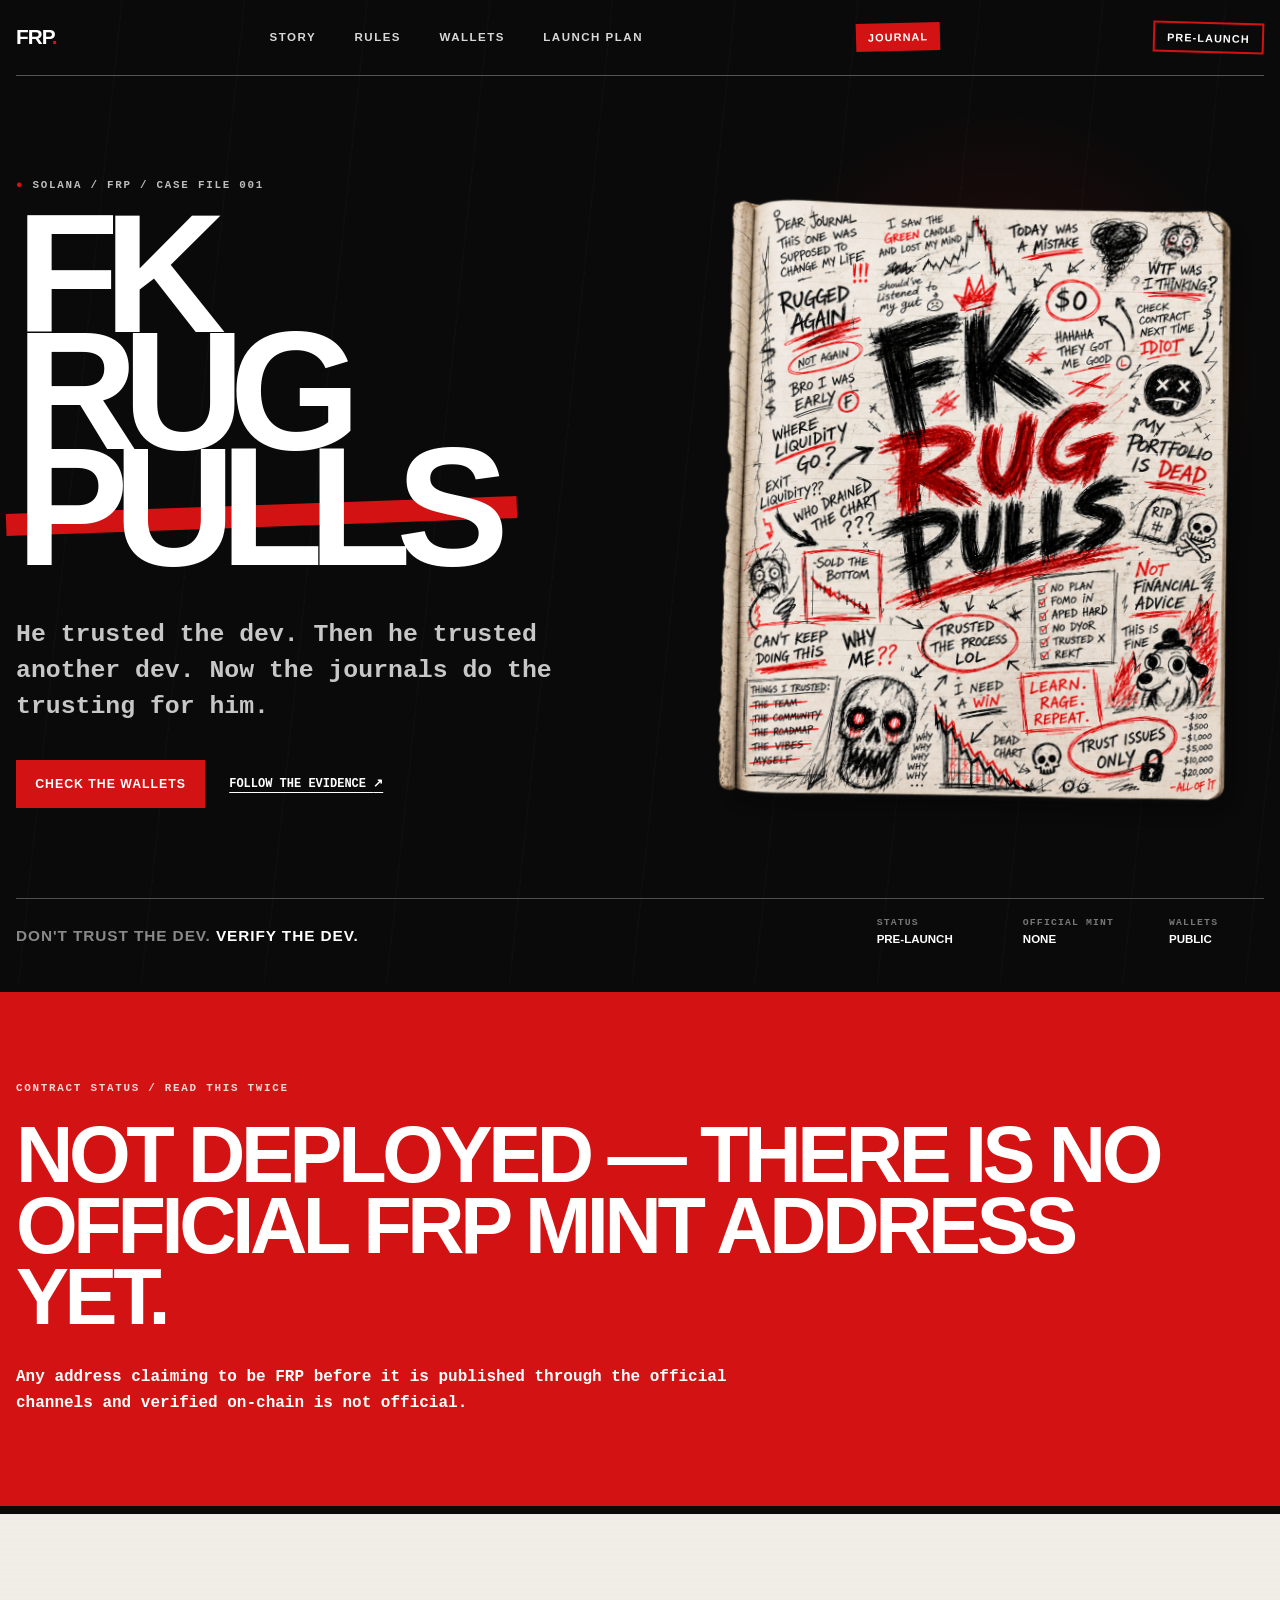
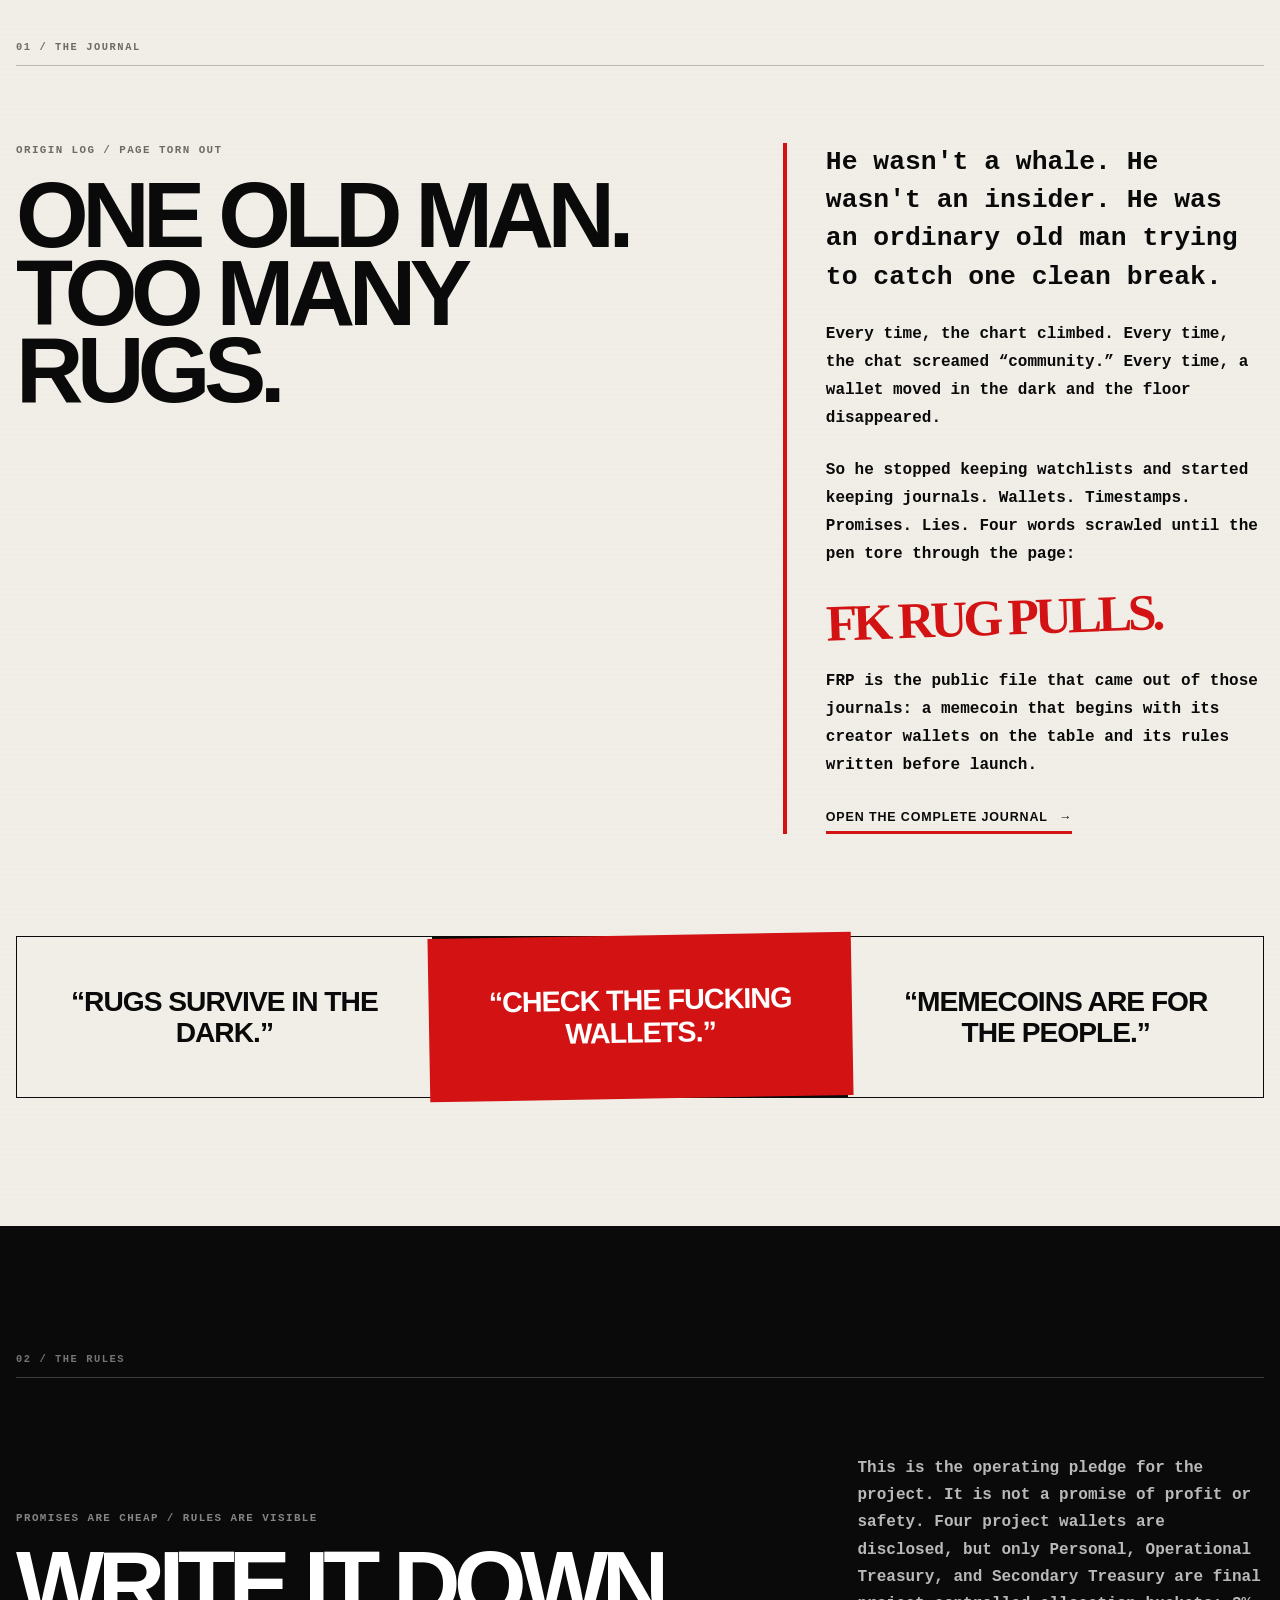
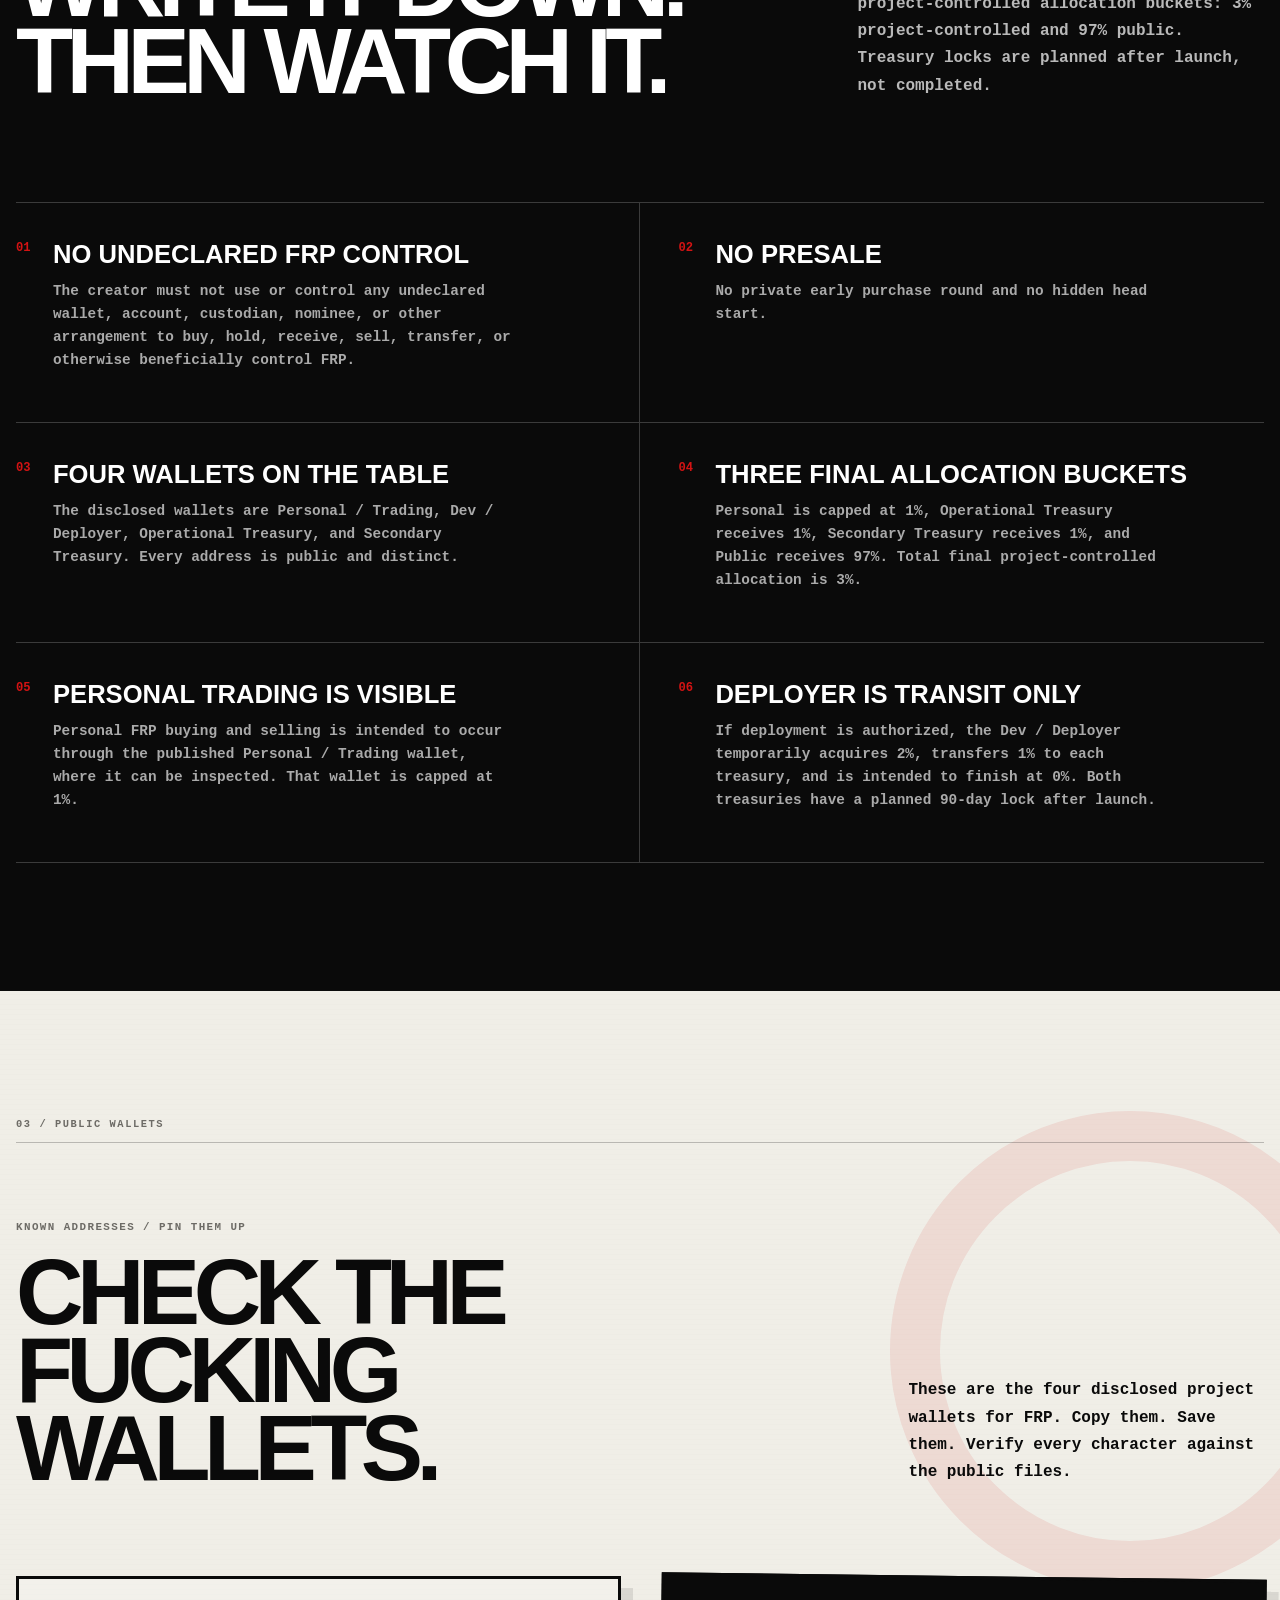
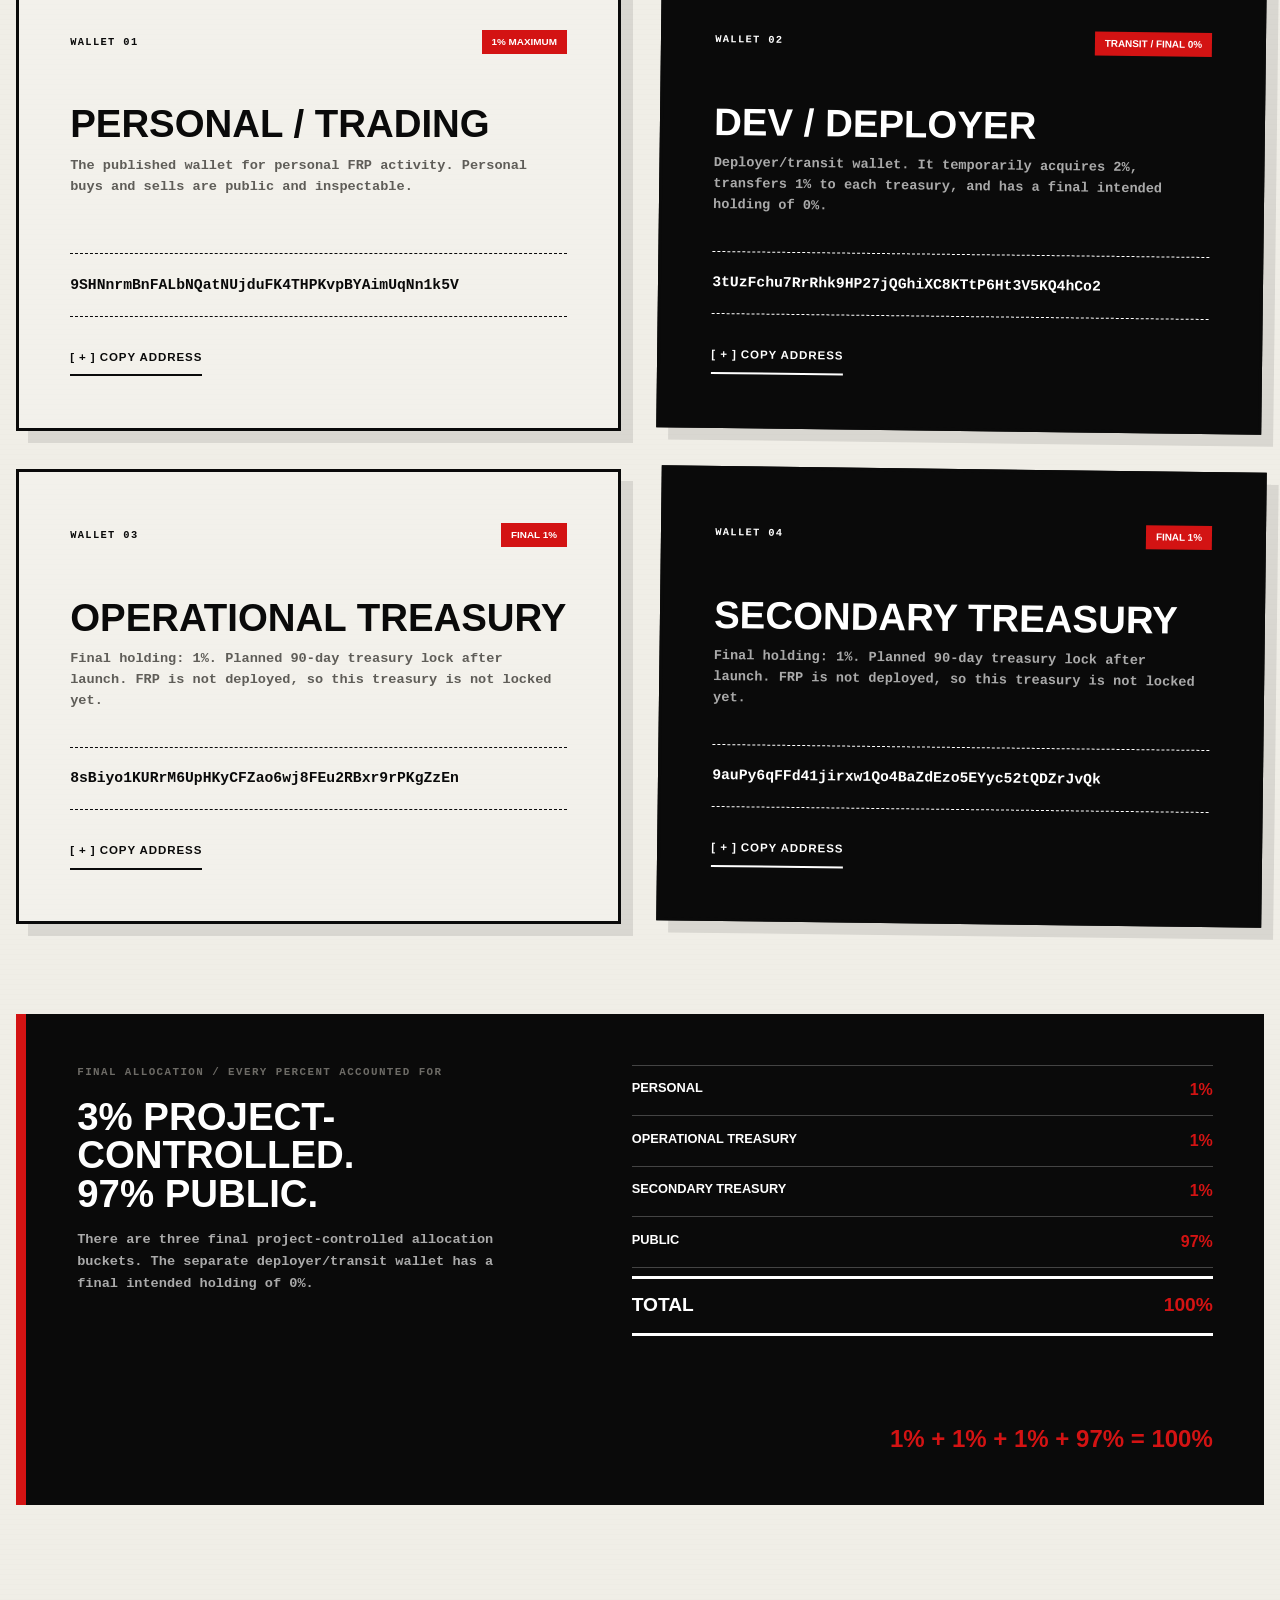
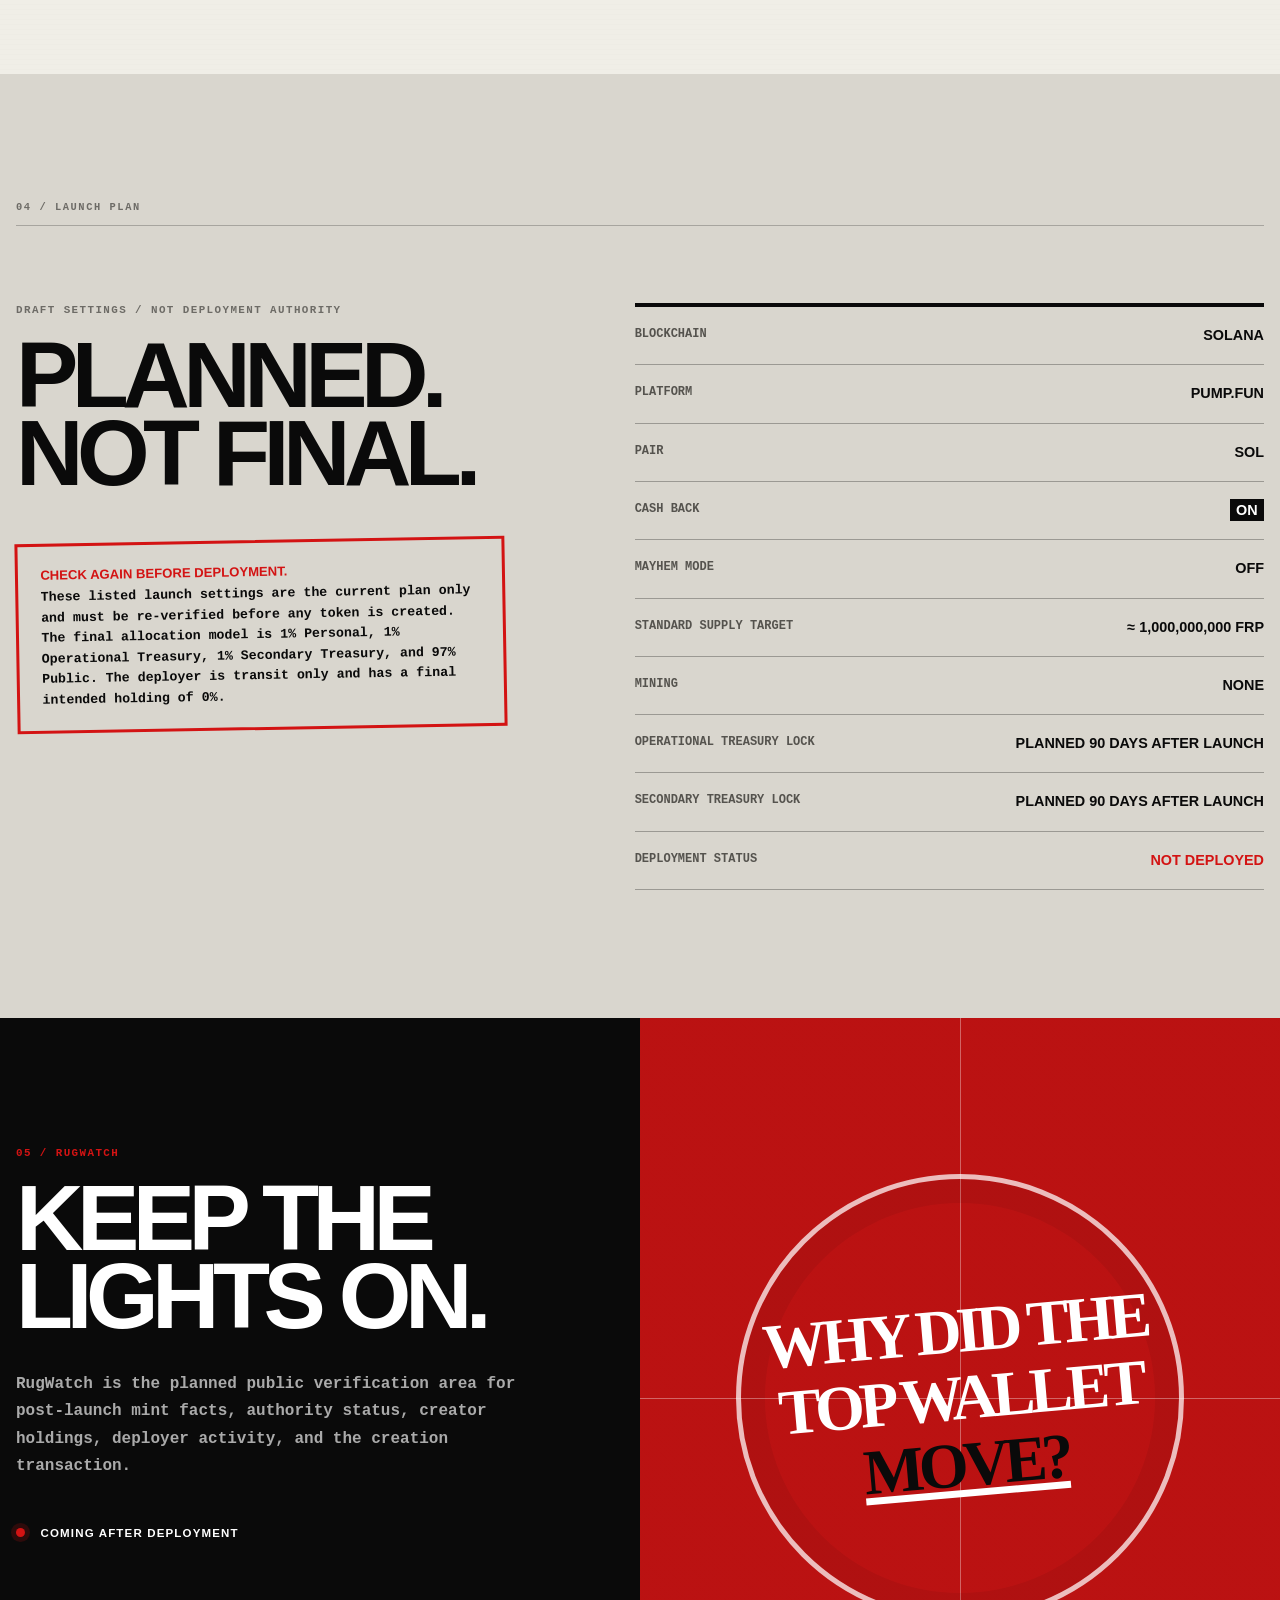
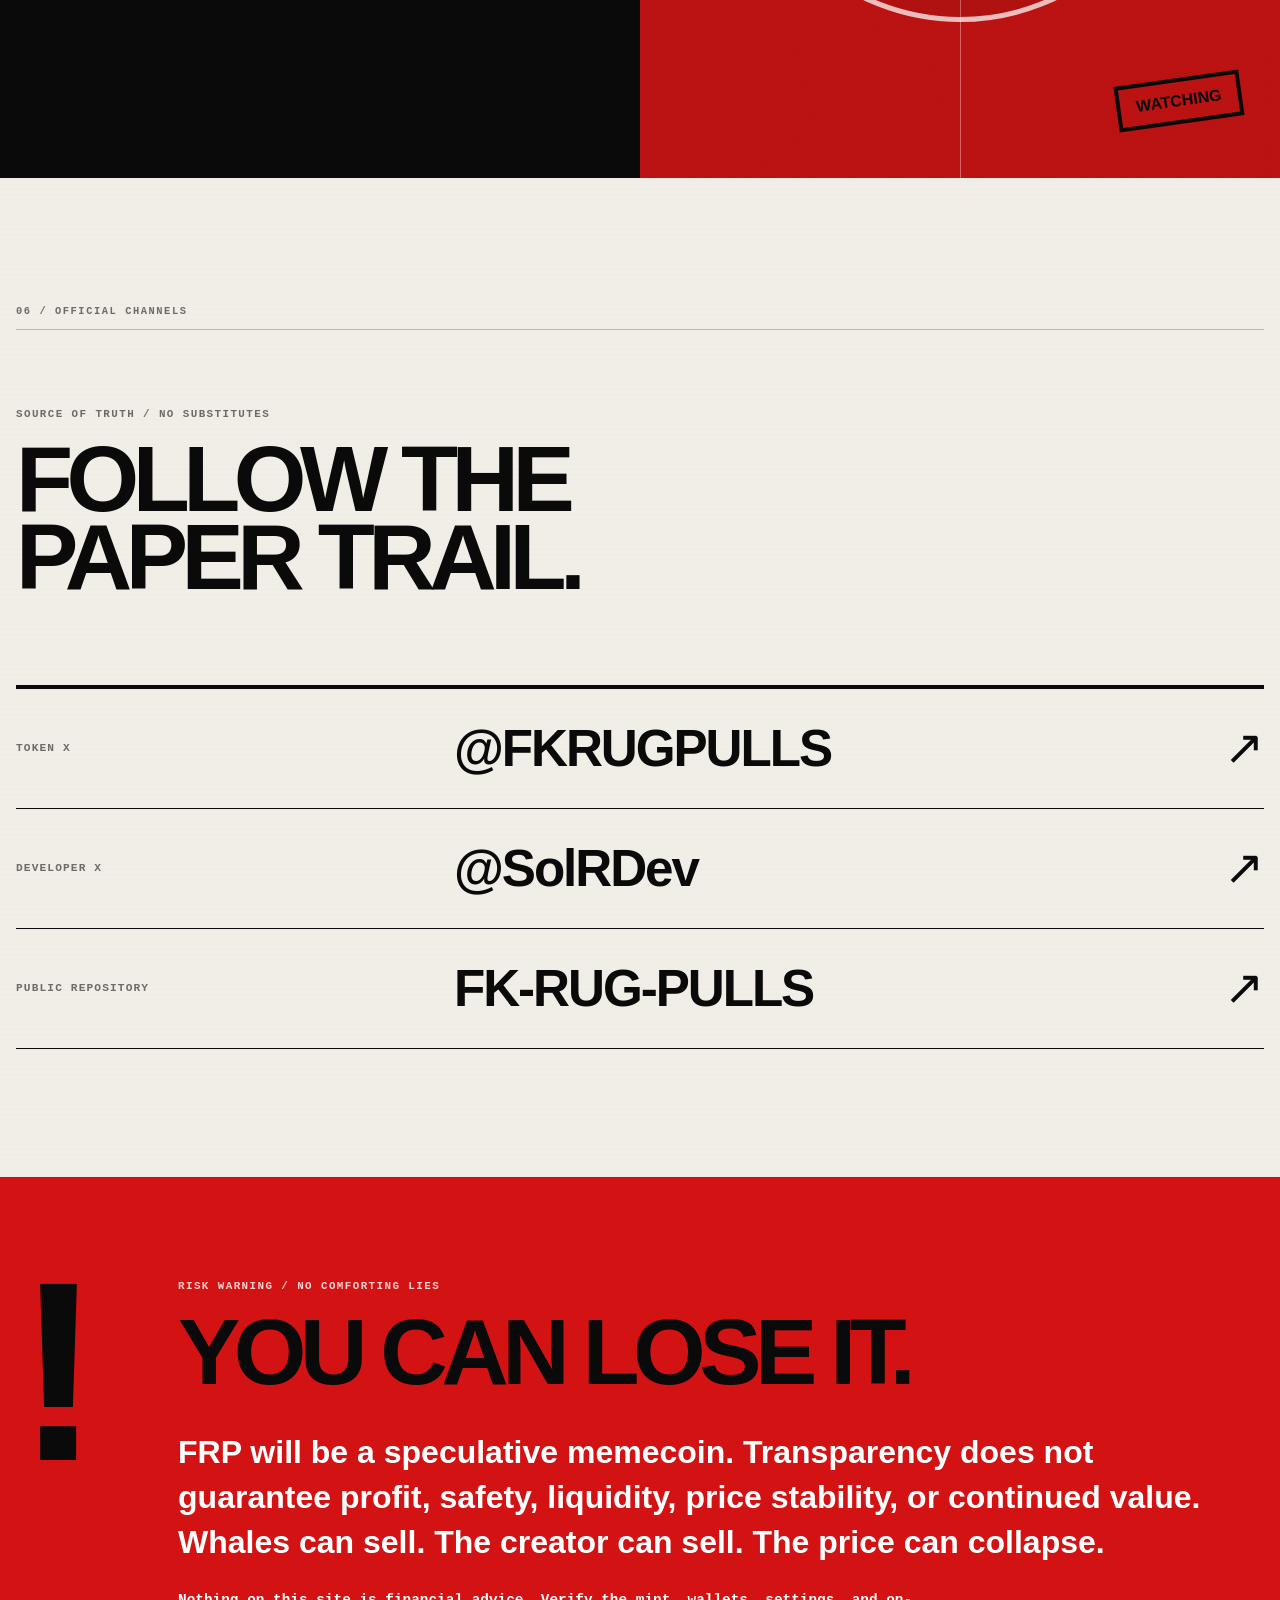
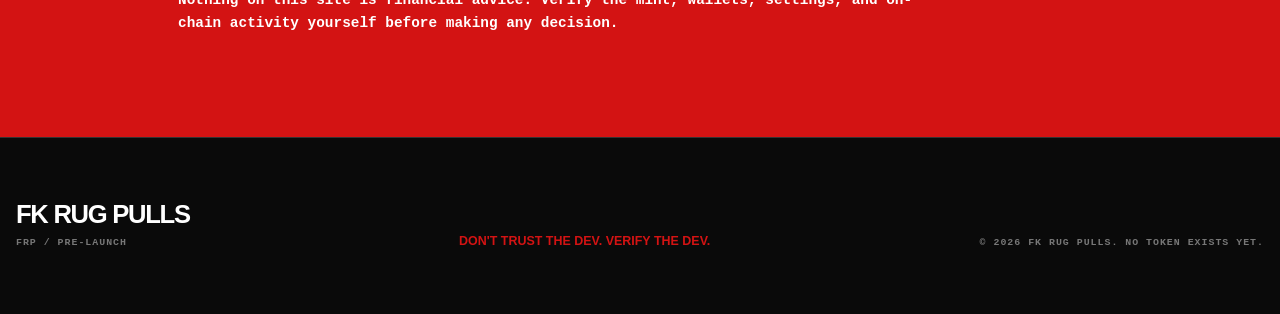
<file: index.html>
<!doctype html>
<html lang="en">
<head>
  <meta charset="utf-8">
  <meta name="viewport" content="width=device-width, initial-scale=1">
  <meta name="theme-color" content="#0a0a0a">
  <meta name="description" content="FK RUG PULLS (FRP) is a pre-launch Solana memecoin project built around public wallets, visible rules, and relentless verification.">
  <meta property="og:type" content="website">
  <meta property="og:title" content="FK RUG PULLS — FRP Pre-Launch">
  <meta property="og:description" content="Don't trust the dev. Verify the dev. No official FRP mint exists yet.">
  <meta property="og:image" content="https://solrekamdev-hash.github.io/FK-RUG-PULLS/assets/og-preview.png">
  <meta property="og:image:width" content="1200">
  <meta property="og:image:height" content="630">
  <meta property="og:image:alt" content="Torn journal paper reading FK RUG PULLS — FRP / PRE-LAUNCH / VERIFY THE DEV.">
  <meta name="twitter:card" content="summary_large_image">
  <meta name="twitter:title" content="FK RUG PULLS — FRP Pre-Launch">
  <meta name="twitter:description" content="Don't trust the dev. Verify the dev. No official FRP mint exists yet.">
  <meta name="twitter:image" content="https://solrekamdev-hash.github.io/FK-RUG-PULLS/assets/og-preview.png">
  <title>FK RUG PULLS — FRP Pre-Launch</title>
  <link rel="icon" type="image/png" href="assets/FKRUGPULLS-TOKEN-LOGO.png">
  <link rel="stylesheet" href="styles.css">
</head>
<body>
  <a class="skip-link" href="#main">Skip to main content</a>

  <header class="site-header">
    <a class="wordmark" href="#top" aria-label="FK RUG PULLS home">FRP<span class="red-dot">.</span></a>
    <nav class="desktop-nav" aria-label="Primary navigation">
      <a href="#story">Story</a>
      <a href="#rules">Rules</a>
      <a href="#wallets">Wallets</a>
      <a href="#launch">Launch plan</a>
    </nav>
    <a class="journal-nav-cta" href="journal/index.html">Journal</a>
    <a class="status-stamp" href="#contract">Pre-launch</a>
  </header>

  <main id="main">
    <section class="hero" id="top" aria-labelledby="hero-title">
      <div class="hero-grid">
        <div class="hero-copy">
          <p class="eyebrow"><span aria-hidden="true">●</span> Solana / FRP / case file 001</p>
          <h1 id="hero-title"><span>FK</span> <span>RUG</span> <span class="slash-word">PULLS</span></h1>
          <p class="hero-deck">He trusted the dev. Then he trusted another dev. Now the journals do the trusting for him.</p>
          <div class="hero-actions">
            <a class="button button-primary" href="#wallets">Check the wallets</a>
            <a class="text-link" href="https://x.com/FKRUGPULLS" target="_blank" rel="noopener noreferrer">Follow the evidence <span aria-hidden="true">↗</span></a>
          </div>
        </div>

        <aside class="evidence-board" aria-label="FRP journal evidence">
          <img src="assets/FKRUGPULLS-WEB-IMAGE.png" alt="Open journal filled with frantic black and red anti-rug notes surrounding the words FK RUG PULLS" width="1214" height="1295" fetchpriority="high">
        </aside>
      </div>

      <div class="hero-footer">
        <p class="hero-mantra">DON'T TRUST THE DEV. <strong>VERIFY THE DEV.</strong></p>
        <dl class="quick-facts">
          <div><dt>Status</dt><dd>Pre-launch</dd></div>
          <div><dt>Official mint</dt><dd>None</dd></div>
          <div><dt>Wallets</dt><dd>Public</dd></div>
        </dl>
      </div>
    </section>

    <section class="contract-alert" id="contract" aria-labelledby="contract-title">
      <p class="alert-label">Contract status / read this twice</p>
      <h2 id="contract-title">NOT DEPLOYED — THERE IS NO OFFICIAL FRP MINT ADDRESS YET.</h2>
      <p>Any address claiming to be FRP before it is published through the official channels and verified on-chain is not official.</p>
    </section>

    <section class="section story-section" id="story" aria-labelledby="story-title">
      <div class="section-index" aria-hidden="true">01 / THE JOURNAL</div>
      <div class="story-grid">
        <div class="section-heading">
          <p class="kicker">Origin log / page torn out</p>
          <h2 id="story-title">ONE OLD MAN.<br>TOO MANY RUGS.</h2>
        </div>
        <div class="story-copy">
          <p class="lead">He wasn't a whale. He wasn't an insider. He was an ordinary old man trying to catch one clean break.</p>
          <p>Every time, the chart climbed. Every time, the chat screamed “community.” Every time, a wallet moved in the dark and the floor disappeared.</p>
          <p>So he stopped keeping watchlists and started keeping journals. Wallets. Timestamps. Promises. Lies. Four words scrawled until the pen tore through the page:</p>
          <p class="handwritten-callout">FK RUG PULLS.</p>
          <p>FRP is the public file that came out of those journals: a memecoin that begins with its creator wallets on the table and its rules written before launch.</p>
          <a class="journal-inline-link" href="journal/index.html">Open the complete journal <span aria-hidden="true">→</span></a>
        </div>
      </div>

      <div class="quote-strip" aria-label="Journal notes">
        <p>“RUGS SURVIVE IN THE DARK.”</p>
        <p>“CHECK THE FUCKING WALLETS.”</p>
        <p>“MEMECOINS ARE FOR THE PEOPLE.”</p>
      </div>
    </section>

    <section class="section rules-section" id="rules" aria-labelledby="rules-title">
      <div class="section-index section-index-light" aria-hidden="true">02 / THE RULES</div>
      <div class="rules-intro">
        <div class="section-heading section-heading-light">
          <p class="kicker">Promises are cheap / rules are visible</p>
          <h2 id="rules-title">WRITE IT DOWN.<br>THEN WATCH IT.</h2>
        </div>
        <p class="rules-deck">This is the operating pledge for the project. It is not a promise of profit or safety. Four project wallets are disclosed, but only Personal, Operational Treasury, and Secondary Treasury are final project-controlled allocation buckets: 3% project-controlled and 97% public. Treasury locks are planned after launch, not completed.</p>
      </div>

      <ol class="rule-list">
        <li><span class="rule-number">01</span><div><h3>No undeclared FRP control</h3><p>The creator must not use or control any undeclared wallet, account, custodian, nominee, or other arrangement to buy, hold, receive, sell, transfer, or otherwise beneficially control FRP.</p></div></li>
        <li><span class="rule-number">02</span><div><h3>No presale</h3><p>No private early purchase round and no hidden head start.</p></div></li>
        <li><span class="rule-number">03</span><div><h3>Four wallets on the table</h3><p>The disclosed wallets are Personal / Trading, Dev / Deployer, Operational Treasury, and Secondary Treasury. Every address is public and distinct.</p></div></li>
        <li><span class="rule-number">04</span><div><h3>Three final allocation buckets</h3><p>Personal is capped at 1%, Operational Treasury receives 1%, Secondary Treasury receives 1%, and Public receives 97%. Total final project-controlled allocation is 3%.</p></div></li>
        <li><span class="rule-number">05</span><div><h3>Personal trading is visible</h3><p>Personal FRP buying and selling is intended to occur through the published Personal / Trading wallet, where it can be inspected. That wallet is capped at 1%.</p></div></li>
        <li><span class="rule-number">06</span><div><h3>Deployer is transit only</h3><p>If deployment is authorized, the Dev / Deployer temporarily acquires 2%, transfers 1% to each treasury, and is intended to finish at 0%. Both treasuries have a planned 90-day lock after launch.</p></div></li>
      </ol>
    </section>

    <section class="section wallets-section" id="wallets" aria-labelledby="wallets-title">
      <div class="section-index" aria-hidden="true">03 / PUBLIC WALLETS</div>
      <div class="wallets-head">
        <div class="section-heading">
          <p class="kicker">Known addresses / pin them up</p>
          <h2 id="wallets-title">CHECK THE<br>FUCKING WALLETS.</h2>
        </div>
        <p>These are the four disclosed project wallets for FRP. Copy them. Save them. Verify every character against the public files.</p>
      </div>

      <div class="wallet-grid">
        <article class="wallet-card">
          <div class="wallet-card-top">
            <span class="wallet-label">Wallet 01</span>
            <span class="permission-tag">1% maximum</span>
          </div>
          <h3>Personal / Trading</h3>
          <p>The published wallet for personal FRP activity. Personal buys and sells are public and inspectable.</p>
          <code class="wallet-address">9SHNnrmBnFALbNQatNUjduFK4THPKvpBYAimUqNn1k5V</code>
          <button class="copy-button" type="button" data-copy="9SHNnrmBnFALbNQatNUjduFK4THPKvpBYAimUqNn1k5V" aria-label="Copy personal trading wallet address">
            <span aria-hidden="true">[ + ]</span> Copy address
          </button>
        </article>

        <article class="wallet-card wallet-card-invert">
          <div class="wallet-card-top">
            <span class="wallet-label">Wallet 02</span>
            <span class="permission-tag">Transit / final 0%</span>
          </div>
          <h3>Dev / Deployer</h3>
          <p>Deployer/transit wallet. It temporarily acquires 2%, transfers 1% to each treasury, and has a final intended holding of 0%.</p>
          <code class="wallet-address">3tUzFchu7RrRhk9HP27jQGhiXC8KTtP6Ht3V5KQ4hCo2</code>
          <button class="copy-button copy-button-light" type="button" data-copy="3tUzFchu7RrRhk9HP27jQGhiXC8KTtP6Ht3V5KQ4hCo2" aria-label="Copy dev deployer wallet address">
            <span aria-hidden="true">[ + ]</span> Copy address
          </button>
        </article>

        <article class="wallet-card">
          <div class="wallet-card-top">
            <span class="wallet-label">Wallet 03</span>
            <span class="permission-tag">Final 1%</span>
          </div>
          <h3>Operational Treasury</h3>
          <p>Final holding: 1%. Planned 90-day treasury lock after launch. FRP is not deployed, so this treasury is not locked yet.</p>
          <code class="wallet-address">8sBiyo1KURrM6UpHKyCFZao6wj8FEu2RBxr9rPKgZzEn</code>
          <button class="copy-button" type="button" data-copy="8sBiyo1KURrM6UpHKyCFZao6wj8FEu2RBxr9rPKgZzEn" aria-label="Copy operational treasury wallet address">
            <span aria-hidden="true">[ + ]</span> Copy address
          </button>
        </article>

        <article class="wallet-card wallet-card-invert">
          <div class="wallet-card-top">
            <span class="wallet-label">Wallet 04</span>
            <span class="permission-tag">Final 1%</span>
          </div>
          <h3>Secondary Treasury</h3>
          <p>Final holding: 1%. Planned 90-day treasury lock after launch. FRP is not deployed, so this treasury is not locked yet.</p>
          <code class="wallet-address">9auPy6qFFd41jirxw1Qo4BaZdEzo5EYyc52tQDZrJvQk</code>
          <button class="copy-button copy-button-light" type="button" data-copy="9auPy6qFFd41jirxw1Qo4BaZdEzo5EYyc52tQDZrJvQk" aria-label="Copy secondary treasury wallet address">
            <span aria-hidden="true">[ + ]</span> Copy address
          </button>
        </article>
      </div>

      <div class="allocation-disclosure" aria-labelledby="allocation-title">
        <div class="allocation-heading">
          <p class="kicker">Final allocation / every percent accounted for</p>
          <h3 id="allocation-title">3% PROJECT-CONTROLLED.<br>97% PUBLIC.</h3>
          <p>There are three final project-controlled allocation buckets. The separate deployer/transit wallet has a final intended holding of 0%.</p>
        </div>
        <dl class="allocation-list">
          <div><dt>Personal</dt><dd>1%</dd></div>
          <div><dt>Operational Treasury</dt><dd>1%</dd></div>
          <div><dt>Secondary Treasury</dt><dd>1%</dd></div>
          <div><dt>Public</dt><dd>97%</dd></div>
          <div class="allocation-total"><dt>Total</dt><dd>100%</dd></div>
        </dl>
        <p class="allocation-equation">1% + 1% + 1% + 97% = 100%</p>
      </div>
      <p class="copy-status" role="status" aria-live="polite"></p>
    </section>

    <section class="section launch-section" id="launch" aria-labelledby="launch-title">
      <div class="section-index" aria-hidden="true">04 / LAUNCH PLAN</div>
      <div class="launch-grid">
        <div class="section-heading">
          <p class="kicker">Draft settings / not deployment authority</p>
          <h2 id="launch-title">PLANNED.<br>NOT FINAL.</h2>
          <div class="warning-note">
            <strong>Check again before deployment.</strong>
            These listed launch settings are the current plan only and must be re-verified before any token is created. The final allocation model is 1% Personal, 1% Operational Treasury, 1% Secondary Treasury, and 97% Public. The deployer is transit only and has a final intended holding of 0%.
          </div>
        </div>
        <dl class="settings-list">
          <div><dt>Blockchain</dt><dd>Solana</dd></div>
          <div><dt>Platform</dt><dd>Pump.fun</dd></div>
          <div><dt>Pair</dt><dd>SOL</dd></div>
          <div><dt>Cash Back</dt><dd><span class="setting-on">On</span></dd></div>
          <div><dt>Mayhem Mode</dt><dd>Off</dd></div>
          <div><dt>Standard supply target</dt><dd>≈ 1,000,000,000 FRP</dd></div>
          <div><dt>Mining</dt><dd>None</dd></div>
          <div><dt>Operational Treasury lock</dt><dd>Planned 90 days after launch</dd></div>
          <div><dt>Secondary Treasury lock</dt><dd>Planned 90 days after launch</dd></div>
          <div><dt>Deployment status</dt><dd class="status-red">Not deployed</dd></div>
        </dl>
      </div>
    </section>

    <section class="watch-section" aria-labelledby="watch-title">
      <div class="watch-copy">
        <p class="kicker kicker-red">05 / RUGWATCH</p>
        <h2 id="watch-title">KEEP THE<br>LIGHTS ON.</h2>
        <p>RugWatch is the planned public verification area for post-launch mint facts, authority status, creator holdings, deployer activity, and the creation transaction.</p>
        <p class="coming-soon"><span aria-hidden="true"></span> Coming after deployment</p>
      </div>
      <div class="watch-visual" aria-hidden="true">
        <span class="crosshair"></span>
        <p>WHY DID THE<br>TOP WALLET<br><strong>MOVE?</strong></p>
        <span class="watch-stamp">Watching</span>
      </div>
    </section>

    <section class="section links-section" id="links" aria-labelledby="links-title">
      <div class="section-index" aria-hidden="true">06 / OFFICIAL CHANNELS</div>
      <div class="section-heading">
        <p class="kicker">Source of truth / no substitutes</p>
        <h2 id="links-title">FOLLOW THE<br>PAPER TRAIL.</h2>
      </div>
      <div class="official-links">
        <a href="https://x.com/FKRUGPULLS" target="_blank" rel="noopener noreferrer"><span>Token X</span><strong>@FKRUGPULLS</strong><b aria-hidden="true">↗</b></a>
        <a href="https://x.com/SolRDev" target="_blank" rel="noopener noreferrer"><span>Developer X</span><strong>@SolRDev</strong><b aria-hidden="true">↗</b></a>
        <a href="https://github.com/solrekamdev-hash/FK-RUG-PULLS" target="_blank" rel="noopener noreferrer"><span>Public repository</span><strong>FK-RUG-PULLS</strong><b aria-hidden="true">↗</b></a>
      </div>
    </section>

    <section class="risk-section" id="risk" aria-labelledby="risk-title">
      <div class="risk-mark" aria-hidden="true">!</div>
      <div>
        <p class="kicker">Risk warning / no comforting lies</p>
        <h2 id="risk-title">YOU CAN LOSE IT.</h2>
        <p>FRP will be a speculative memecoin. Transparency does not guarantee profit, safety, liquidity, price stability, or continued value. Whales can sell. The creator can sell. The price can collapse.</p>
        <p class="risk-note">Nothing on this site is financial advice. Verify the mint, wallets, settings, and on-chain activity yourself before making any decision.</p>
      </div>
    </section>
  </main>

  <footer class="site-footer">
    <div class="footer-brand">
      <strong>FK RUG PULLS</strong>
      <span>FRP / PRE-LAUNCH</span>
    </div>
    <p>DON'T TRUST THE DEV. VERIFY THE DEV.</p>
    <p class="footer-meta">© <span id="year">2026</span> FK RUG PULLS. No token exists yet.</p>
  </footer>

  <script src="script.js"></script>
</body>
</html>
</file>
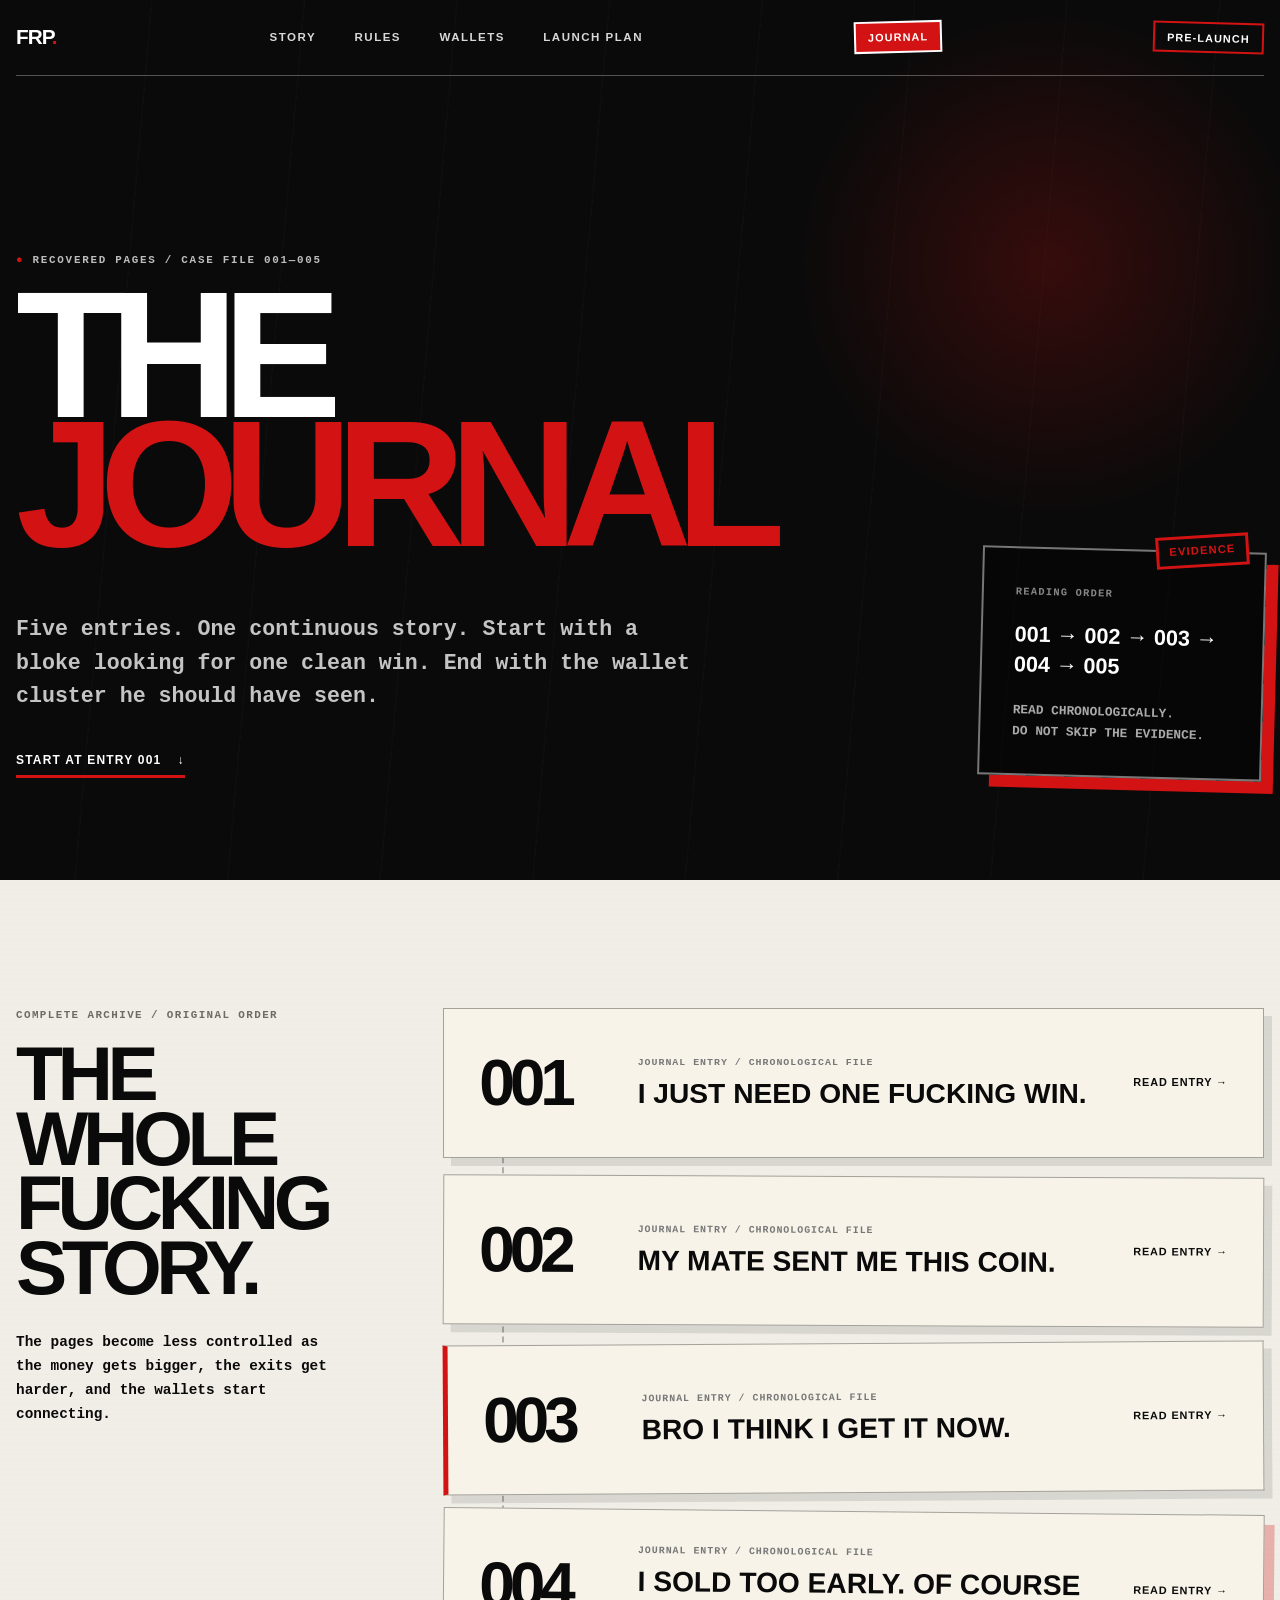
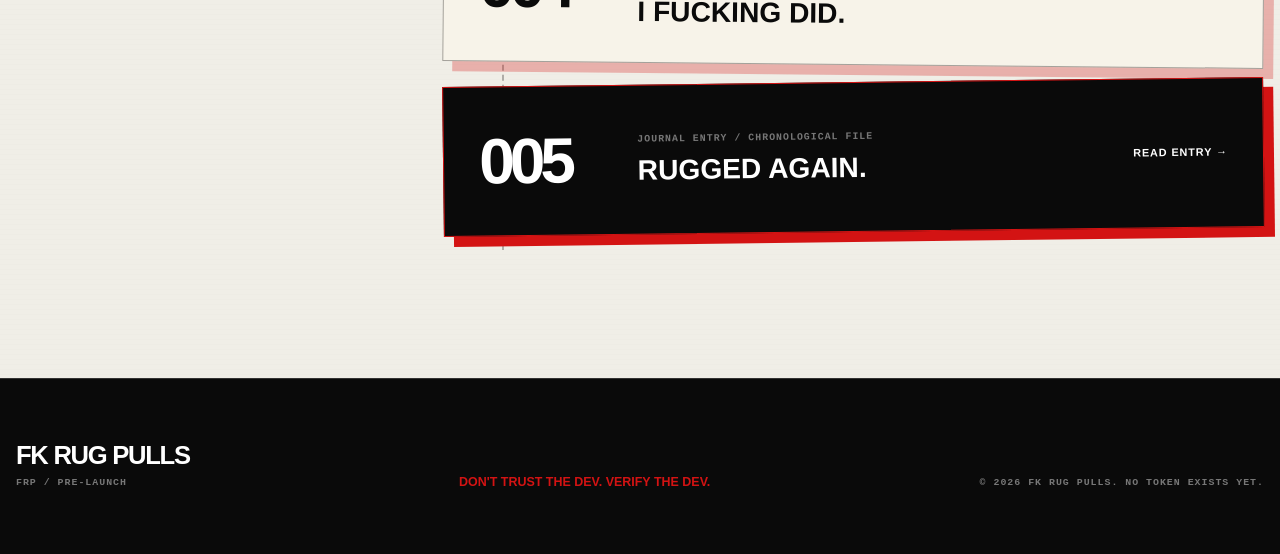
<file: journal/index.html>
<!doctype html>
<html lang="en">
<head>
  <meta charset="utf-8">
  <meta name="viewport" content="width=device-width, initial-scale=1">
  <meta name="theme-color" content="#0a0a0a">
  <meta name="description" content="Read the five-part FK RUG PULLS journal: one continuous story from the first trade to the final rug.">
  <title>The Journal &mdash; FK RUG PULLS</title>
  <link rel="icon" type="image/png" href="../assets/FKRUGPULLS-TOKEN-LOGO.png">
  <link rel="stylesheet" href="../styles.css">
  <link rel="stylesheet" href="journal.css">
</head>
<body class="journal-body journal-index-body">
  <a class="skip-link" href="#main">Skip to main content</a>

  <header class="site-header journal-header">
    <a class="wordmark" href="../index.html" aria-label="FK RUG PULLS home">FRP<span class="red-dot">.</span></a>
    <nav class="desktop-nav" aria-label="Primary navigation">
      <a href="../index.html#story">Story</a>
      <a href="../index.html#rules">Rules</a>
      <a href="../index.html#wallets">Wallets</a>
      <a href="../index.html#launch">Launch plan</a>
    </nav>
    <a class="journal-nav-cta" href="index.html" aria-current="page">Journal</a>
    <a class="status-stamp" href="../index.html#contract">Pre-launch</a>
  </header>

  <main id="main">
    <section class="journal-hero" aria-labelledby="journal-title">
      <div class="journal-hero-copy">
        <p class="eyebrow"><span aria-hidden="true">&#9679;</span> Recovered pages / case file 001&mdash;005</p>
        <h1 class="journal-title" id="journal-title"><span>THE</span><span>JOURNAL</span></h1>
        <p class="journal-deck">Five entries. One continuous story. Start with a bloke looking for one clean win. End with the wallet cluster he should have seen.</p>
        <a class="start-reading" href="001/index.html">Start at entry 001 <span aria-hidden="true">&darr;</span></a>
      </div>
      <aside class="journal-cover-note" aria-label="Reading order">
        <span>Reading order</span>
        <strong>001 &rarr; 002 &rarr; 003 &rarr; 004 &rarr; 005</strong>
        <p>Read chronologically.<br>Do not skip the evidence.</p>
      </aside>
    </section>

    <section class="journal-archive" aria-labelledby="archive-title">
      <div class="archive-heading">
        <p class="kicker">Complete archive / original order</p>
        <h2 id="archive-title">THE WHOLE<br>FUCKING STORY.</h2>
        <p>The pages become less controlled as the money gets bigger, the exits get harder, and the wallets start connecting.</p>
      </div>
      <ol class="journal-ledger">
        <li>
          <a href="001/index.html">
            <span class="ledger-number">001</span>
            <span class="ledger-copy"><small>Journal entry / chronological file</small><strong>I JUST NEED ONE FUCKING WIN.</strong></span>
            <span class="ledger-action">Read entry <b aria-hidden="true">&rarr;</b></span>
          </a>
        </li>        <li>
          <a href="002/index.html">
            <span class="ledger-number">002</span>
            <span class="ledger-copy"><small>Journal entry / chronological file</small><strong>MY MATE SENT ME THIS COIN.</strong></span>
            <span class="ledger-action">Read entry <b aria-hidden="true">&rarr;</b></span>
          </a>
        </li>        <li>
          <a href="003/index.html">
            <span class="ledger-number">003</span>
            <span class="ledger-copy"><small>Journal entry / chronological file</small><strong>BRO I THINK I GET IT NOW.</strong></span>
            <span class="ledger-action">Read entry <b aria-hidden="true">&rarr;</b></span>
          </a>
        </li>        <li>
          <a href="004/index.html">
            <span class="ledger-number">004</span>
            <span class="ledger-copy"><small>Journal entry / chronological file</small><strong>I SOLD TOO EARLY. OF COURSE I FUCKING DID.</strong></span>
            <span class="ledger-action">Read entry <b aria-hidden="true">&rarr;</b></span>
          </a>
        </li>        <li>
          <a href="005/index.html">
            <span class="ledger-number">005</span>
            <span class="ledger-copy"><small>Journal entry / chronological file</small><strong>RUGGED AGAIN.</strong></span>
            <span class="ledger-action">Read entry <b aria-hidden="true">&rarr;</b></span>
          </a>
        </li>
      </ol>
    </section>
  </main>

  <footer class="site-footer journal-footer">
    <div class="footer-brand">
      <strong>FK RUG PULLS</strong>
      <span>FRP / PRE-LAUNCH</span>
    </div>
    <p>DON'T TRUST THE DEV. VERIFY THE DEV.</p>
    <p class="footer-meta">&copy; <span id="year">2026</span> FK RUG PULLS. No token exists yet.</p>
  </footer>
  <script src="../script.js"></script>
</body>
</html>
</file>
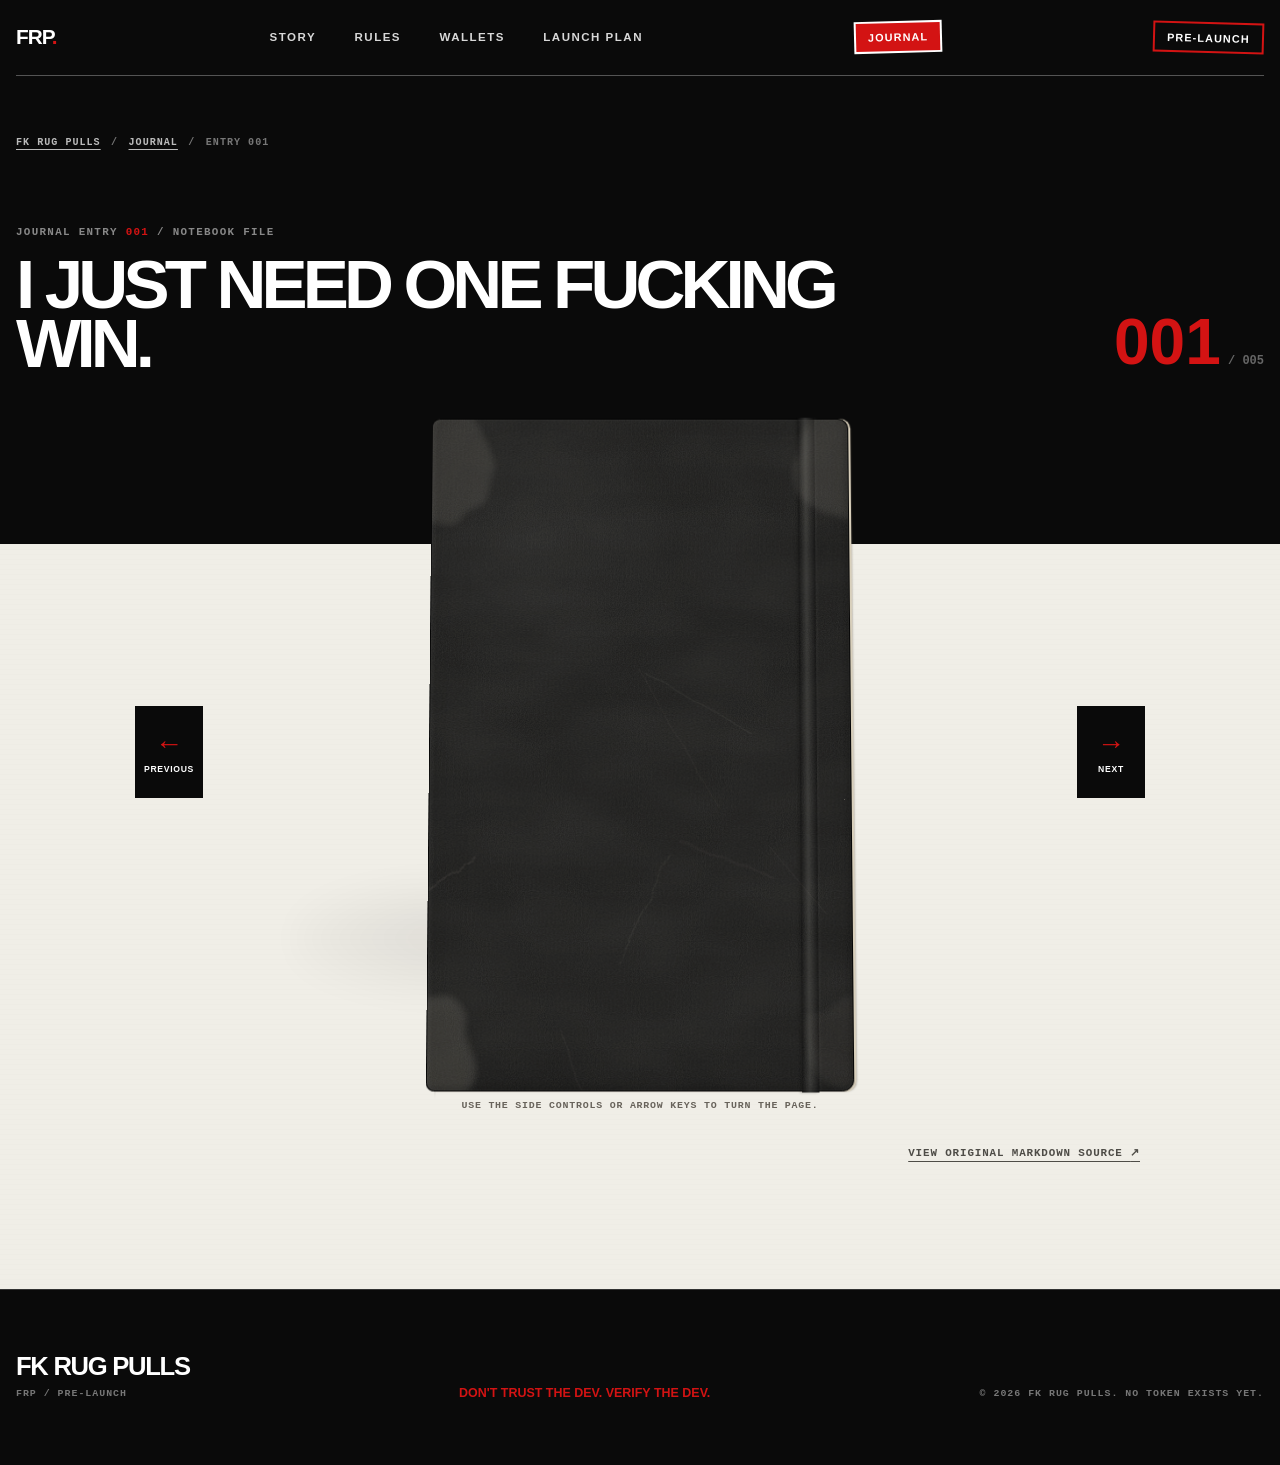
<file: journal/001/index.html>
<!doctype html>
<html lang="en">
<head>
  <meta charset="utf-8">
  <meta name="viewport" content="width=device-width, initial-scale=1">
  <meta name="theme-color" content="#0a0a0a">
  <meta name="description" content="FK RUG PULLS — JOURNAL ENTRY 001: I JUST NEED ONE FUCKING WIN.">
  <title>Entry 001: I JUST NEED ONE FUCKING WIN. &mdash; FK RUG PULLS</title>
  <link rel="icon" type="image/png" href="../../assets/FKRUGPULLS-TOKEN-LOGO.png">
  <link rel="stylesheet" href="../../styles.css">
  <link rel="stylesheet" href="../journal.css">
</head>
<body class="journal-body entry-body entry-001 level-1">
  <a class="skip-link" href="#main">Skip to main content</a>

  <header class="site-header journal-header">
    <a class="wordmark" href="../../index.html" aria-label="FK RUG PULLS home">FRP<span class="red-dot">.</span></a>
    <nav class="desktop-nav" aria-label="Primary navigation">
      <a href="../../index.html#story">Story</a>
      <a href="../../index.html#rules">Rules</a>
      <a href="../../index.html#wallets">Wallets</a>
      <a href="../../index.html#launch">Launch plan</a>
    </nav>
    <a class="journal-nav-cta" href="../index.html" aria-current="page">Journal</a>
    <a class="status-stamp" href="../../index.html#contract">Pre-launch</a>
  </header>

  <main id="main" class="journal-entry-main">
    <nav class="journal-breadcrumb" aria-label="Journal breadcrumb">
      <a href="../../index.html">FK RUG PULLS</a><span aria-hidden="true">/</span><a href="../index.html">JOURNAL</a><span aria-hidden="true">/</span><span>ENTRY 001</span>
    </nav>

    <article class="journal-entry" aria-labelledby="entry-title">
      <header class="entry-heading">
        <div>
          <p class="entry-case-label">Journal entry <strong>001</strong> / notebook file</p>
          <h1 class="entry-title" id="entry-title" data-source-entry-title>I JUST NEED ONE FUCKING WIN.</h1>
        </div>
        <p class="entry-order" aria-label="Entry 1 of 5"><span>001</span> / 005</p>
      </header>

      <section class="journal-image-viewer" data-journal-viewer data-entry-id="001" aria-label="Entry 001 notebook viewer" hidden>
        <span class="journal-page-anchor" id="inside-front" aria-hidden="true"></span>
        <span class="journal-page-anchor" id="content" aria-hidden="true"></span>
        <span class="journal-page-anchor" id="inside-back" aria-hidden="true"></span>
        <span class="journal-page-anchor" id="back-cover" aria-hidden="true"></span>
        <span class="journal-page-anchor" id="page-1" aria-hidden="true"></span>
        <span class="journal-page-anchor" id="page-2" aria-hidden="true"></span>
        <span class="journal-page-anchor" id="page-3" aria-hidden="true"></span>
        <span class="journal-page-anchor" id="page-4" aria-hidden="true"></span>
        <div class="journal-reader">
          <button class="journal-turn journal-turn-previous" type="button" data-journal-previous aria-label="Previous journal page">
            <span class="journal-turn-arrow" aria-hidden="true">&larr;</span>
            <span class="journal-turn-label">Previous</span>
          </button>

          <div class="journal-reader-stage" data-journal-reader-stage>
            <figure class="journal-page-figure" data-journal-book-stage>
              <div class="journal-book" data-journal-book>
                <div class="journal-physical-shadow" data-journal-physical-shadow aria-hidden="true"></div>
                <div class="journal-book-position" data-journal-book-position>
                  <div class="journal-book-rig" data-journal-book-rig>
                    <div class="journal-spine" aria-hidden="true"></div>
                    <div class="journal-mobile-sheet is-blank" data-journal-mobile-page>
                      <img data-journal-mobile-image alt="" decoding="async">
                      <span class="journal-page-loading" aria-hidden="true">Loading page</span>
                    </div>
                    <div class="journal-leaf journal-leaf-left" data-journal-left-leaf>
                      <div class="journal-cover-board" aria-hidden="true"></div>
                      <div class="journal-leaf-face journal-leaf-inside journal-leaf-inside-left">
                        <div class="journal-sheet journal-sheet-left is-blank" data-journal-left-page>
                          <img data-journal-left-image alt="" decoding="async">
                          <span class="journal-page-loading" aria-hidden="true">Loading page</span>
                        </div>
                      </div>
                      <div class="journal-leaf-face journal-closed-cover journal-cover-front" data-journal-closed-cover data-journal-cover-front data-cover-side="front" aria-hidden="true">
                        <img data-journal-cover-image alt="" decoding="async" hidden>
                        <div class="journal-cover-design" data-journal-cover-design aria-hidden="true"></div>
                      </div>
                      <div class="journal-page-edge journal-page-edge-outer" aria-hidden="true"></div>
                      <div class="journal-page-edge journal-page-edge-head" aria-hidden="true"></div>
                      <div class="journal-page-edge journal-page-edge-tail" aria-hidden="true"></div>
                    </div>
                    <div class="journal-leaf journal-leaf-right" data-journal-right-leaf>
                      <div class="journal-cover-board" aria-hidden="true"></div>
                      <div class="journal-leaf-face journal-leaf-inside journal-leaf-inside-right">
                        <div class="journal-sheet journal-sheet-right is-blank" data-journal-right-page>
                          <img data-journal-right-image alt="" decoding="async">
                          <span class="journal-page-loading" aria-hidden="true">Loading page</span>
                        </div>
                      </div>
                      <div class="journal-leaf-face journal-closed-cover journal-cover-back" data-journal-closed-cover data-journal-cover-back data-cover-side="back" aria-hidden="true">
                        <img data-journal-cover-image alt="" decoding="async" hidden>
                        <div class="journal-cover-design" data-journal-cover-design aria-hidden="true"></div>
                      </div>
                      <div class="journal-page-edge journal-page-edge-outer" aria-hidden="true"></div>
                      <div class="journal-page-edge journal-page-edge-head" aria-hidden="true"></div>
                      <div class="journal-page-edge journal-page-edge-tail" aria-hidden="true"></div>
                    </div>
                    <div class="journal-turning-sheet" data-journal-turning-sheet aria-hidden="true"></div>
                    <div class="journal-gutter" aria-hidden="true"></div>
                  </div>
                </div>
              </div>
              <figcaption class="journal-page-caption">
                <strong>Entry 001</strong>
                <span data-journal-page-indicator>Closed notebook</span>
              </figcaption>
            </figure>
            <div class="journal-markdown-stage" data-journal-markdown-stage hidden></div>
          </div>

          <button class="journal-turn journal-turn-next" type="button" data-journal-next aria-label="Next journal page">
            <span class="journal-turn-arrow" aria-hidden="true">&rarr;</span>
            <span class="journal-turn-label">Next</span>
          </button>
        </div>
        <p class="journal-reader-hint">Use the side controls or arrow keys to turn the page.</p>
        <p class="journal-viewer-status" data-journal-status aria-live="polite"></p>
      </section>

      <div data-journal-fallback>
        <div class="journal-page">
          <p class="margin-note margin-note-one" aria-hidden="true">JUST LOOKING.</p>
          <div class="journal-copy">
            <p data-source-paragraph>money is actually fucking unbelievable.</p>
            <p data-source-paragraph>got paid friday and felt financially stable for roughly 14 minutes.</p>
            <p data-source-paragraph>rent came out.</p>
            <p data-source-paragraph>phone bill.</p>
            <p data-source-paragraph>fuel.</p>
            <p data-source-paragraph>food.</p>
            <p data-source-paragraph>some subscription i apparently agreed to during a previous life.</p>
            <p data-source-paragraph>then my car started making a ticking noise when i turn left.</p>
            <p data-source-paragraph>not right.</p>
            <p data-source-paragraph>only left.</p>
            <p data-source-paragraph>so thats comforting.</p>
            <p data-source-paragraph>checked my account this morning and just stared at it like</p>
            <p data-source-paragraph>oh.</p>
            <p data-source-paragraph>right.</p>
            <p data-source-paragraph>we&#39;re doing poverty again.</p>
            <p data-source-paragraph>i dont even wanna be rich rich.</p>
            <p data-source-paragraph>like obviously if someone handed me 10 million im not gonna say nah mate keep it, i love checking my bank balance before buying chicken.</p>
            <p data-source-paragraph>i just want one fucking win.</p>
            <p data-source-paragraph>enough money that when something breaks i dont immediately start googling whether humans actually need both kidneys.</p>
            <p data-source-paragraph>everyone else seems to have some secret little thing going too.</p>
            <p data-source-paragraph>old mate at work has investments.</p>
            <p data-source-paragraph>my cousin &quot;does crypto&quot; now.</p>
            <p data-source-paragraph>some 22 year old on instagram is standing next to a lamborghini talking about discipline while wearing pants tight enough to affect circulation.</p>
            <p data-source-paragraph>maybe im the dickhead.</p>
            <p data-source-paragraph>maybe everyone else got sent the HOW TO NOT BE BROKE manual and mine got delivered to scott next door.</p>
            <p data-source-paragraph>anyways the bloke at work mentioned that internet coin thing again.</p>
            <p data-source-paragraph>said his mate made two grand off one.</p>
            <p data-source-paragraph>two grand.</p>
            <p data-source-paragraph>just like that.</p>
            <p data-source-paragraph>i asked how and he started talking about market caps, liquidity, communities, all this shit.</p>
            <p data-source-paragraph>i stopped listening around &quot;two grand.&quot;</p>
            <p data-source-paragraph>then he goes</p>
            <p data-source-paragraph>&quot;you just gotta know what you&#39;re looking at.&quot;</p>
            <p data-source-paragraph>which sounds exactly like something said 30 seconds before a fucking disaster.</p>
            <p data-source-paragraph>so obviously now i wanna know what im looking at.</p>
            <p data-source-paragraph>not buying anything.</p>
            <p data-source-paragraph>not doing anything stupid.</p>
            <p data-source-paragraph>just looking.</p>
            <p data-source-paragraph>literally just looking.</p>
          </div>
        </div>
      </div>

      <p class="source-link"><a href="../../Content/Journal/FK-RUG-PULLS-JOURNAL-ENTRY-001.md">View original Markdown source <span aria-hidden="true">&#8599;</span></a></p>
    </article>

    <nav class="entry-navigation" aria-label="Journal entry navigation">
      <span class="entry-nav-space" aria-hidden="true"></span>
        <a class="entry-nav-index" href="../index.html">All entries</a>
        <a class="entry-nav-link entry-nav-next" href="../002/index.html"><span>Next entry &rarr;</span><strong>002</strong></a>
    </nav>
  </main>

  <footer class="site-footer journal-footer">
    <div class="footer-brand">
      <strong>FK RUG PULLS</strong>
      <span>FRP / PRE-LAUNCH</span>
    </div>
    <p>DON'T TRUST THE DEV. VERIFY THE DEV.</p>
    <p class="footer-meta">&copy; <span id="year">2026</span> FK RUG PULLS. No token exists yet.</p>
  </footer>
  <script src="../journal-manifest.js"></script>
  <script src="../journal-viewer.js"></script>
  <script src="../../script.js"></script>
</body>
</html>
</file>
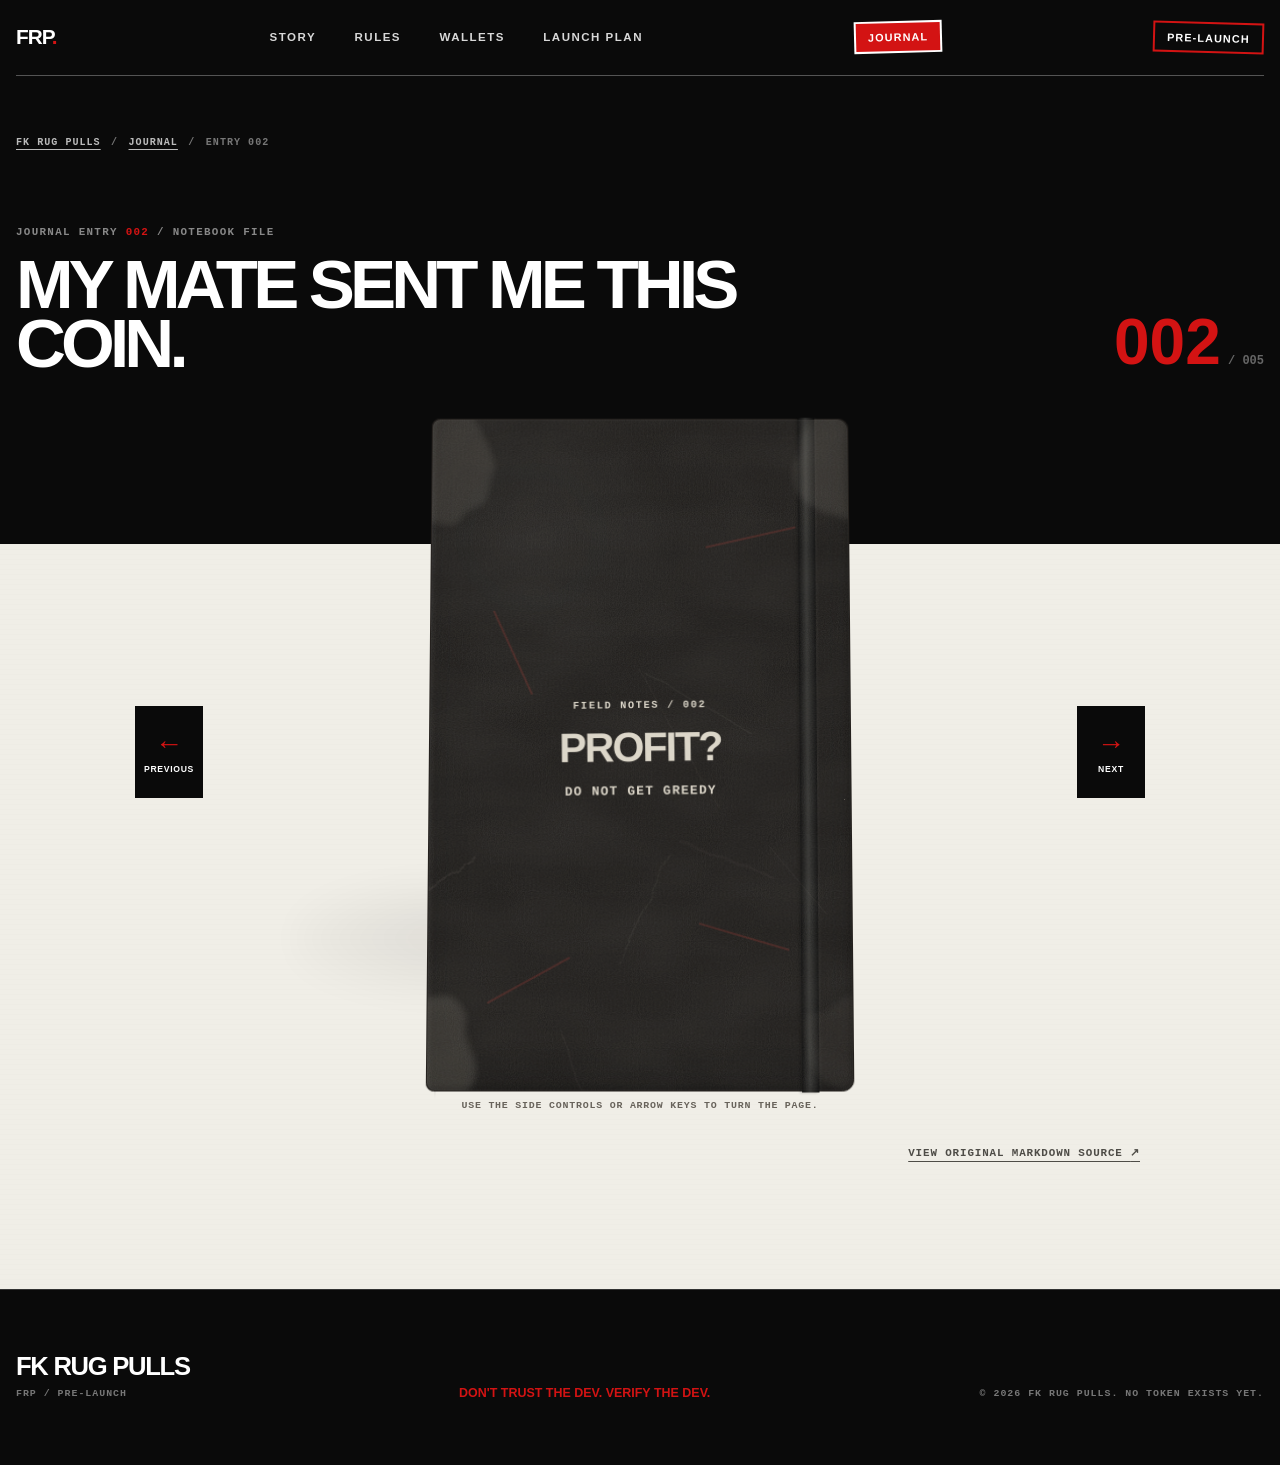
<file: journal/002/index.html>
<!doctype html>
<html lang="en">
<head>
  <meta charset="utf-8">
  <meta name="viewport" content="width=device-width, initial-scale=1">
  <meta name="theme-color" content="#0a0a0a">
  <meta name="description" content="FK RUG PULLS — JOURNAL ENTRY 002: MY MATE SENT ME THIS COIN.">
  <title>Entry 002: MY MATE SENT ME THIS COIN. &mdash; FK RUG PULLS</title>
  <link rel="icon" type="image/png" href="../../assets/FKRUGPULLS-TOKEN-LOGO.png">
  <link rel="stylesheet" href="../../styles.css">
  <link rel="stylesheet" href="../journal.css?v=20260828-1">
</head>
<body class="journal-body entry-body entry-002 level-2">
  <a class="skip-link" href="#main">Skip to main content</a>

  <header class="site-header journal-header">
    <a class="wordmark" href="../../index.html" aria-label="FK RUG PULLS home">FRP<span class="red-dot">.</span></a>
    <nav class="desktop-nav" aria-label="Primary navigation">
      <a href="../../index.html#story">Story</a>
      <a href="../../index.html#rules">Rules</a>
      <a href="../../index.html#wallets">Wallets</a>
      <a href="../../index.html#launch">Launch plan</a>
    </nav>
    <a class="journal-nav-cta" href="../index.html" aria-current="page">Journal</a>
    <a class="status-stamp" href="../../index.html#contract">Pre-launch</a>
  </header>

  <main id="main" class="journal-entry-main">
    <nav class="journal-breadcrumb" aria-label="Journal breadcrumb">
      <a href="../../index.html">FK RUG PULLS</a><span aria-hidden="true">/</span><a href="../index.html">JOURNAL</a><span aria-hidden="true">/</span><span>ENTRY 002</span>
    </nav>

    <article class="journal-entry" aria-labelledby="entry-title">
      <header class="entry-heading">
        <div>
          <p class="entry-case-label">Journal entry <strong>002</strong> / notebook file</p>
          <h1 class="entry-title" id="entry-title" data-source-entry-title>MY MATE SENT ME THIS COIN.</h1>
        </div>
        <p class="entry-order" aria-label="Entry 2 of 5"><span>002</span> / 005</p>
      </header>

      <section class="journal-image-viewer" data-journal-viewer data-entry-id="002" aria-label="Entry 002 notebook viewer" hidden>
        <span class="journal-page-anchor" id="inside-front" aria-hidden="true"></span>
        <span class="journal-page-anchor" id="content" aria-hidden="true"></span>
        <span class="journal-page-anchor" id="inside-back" aria-hidden="true"></span>
        <span class="journal-page-anchor" id="back-cover" aria-hidden="true"></span>
        <span class="journal-page-anchor" id="page-1" aria-hidden="true"></span>
        <span class="journal-page-anchor" id="page-2" aria-hidden="true"></span>
        <span class="journal-page-anchor" id="page-3" aria-hidden="true"></span>
        <span class="journal-page-anchor" id="page-4" aria-hidden="true"></span>
        <div class="journal-reader">
          <button class="journal-turn journal-turn-previous" type="button" data-journal-previous aria-label="Previous journal page">
            <span class="journal-turn-arrow" aria-hidden="true">&larr;</span>
            <span class="journal-turn-label">Previous</span>
          </button>

          <div class="journal-reader-stage" data-journal-reader-stage>
            <figure class="journal-page-figure" data-journal-book-stage>
              <div class="journal-book" data-journal-book>
                <div class="journal-physical-shadow" data-journal-physical-shadow aria-hidden="true"></div>
                <div class="journal-book-position" data-journal-book-position>
                  <div class="journal-book-rig" data-journal-book-rig>
                    <div class="journal-spine" aria-hidden="true"></div>
                    <div class="journal-mobile-sheet is-blank" data-journal-mobile-page>
                      <img data-journal-mobile-image alt="" decoding="async">
                      <span class="journal-page-loading" aria-hidden="true">Loading page</span>
                    </div>
                    <div class="journal-leaf journal-leaf-left" data-journal-left-leaf>
                      <div class="journal-cover-board" aria-hidden="true"></div>
                      <div class="journal-leaf-face journal-leaf-inside journal-leaf-inside-left">
                        <div class="journal-sheet journal-sheet-left is-blank" data-journal-left-page>
                          <img data-journal-left-image alt="" decoding="async">
                          <span class="journal-page-loading" aria-hidden="true">Loading page</span>
                        </div>
                      </div>
                      <div class="journal-leaf-face journal-closed-cover journal-cover-front" data-journal-closed-cover data-journal-cover-front data-cover-side="front" aria-hidden="true">
                        <img data-journal-cover-image alt="" decoding="async" hidden>
                        <div class="journal-cover-design" data-journal-cover-design aria-hidden="true"></div>
                      </div>
                      <div class="journal-page-edge journal-page-edge-outer" aria-hidden="true"></div>
                      <div class="journal-page-edge journal-page-edge-head" aria-hidden="true"></div>
                      <div class="journal-page-edge journal-page-edge-tail" aria-hidden="true"></div>
                    </div>
                    <div class="journal-leaf journal-leaf-right" data-journal-right-leaf>
                      <div class="journal-cover-board" aria-hidden="true"></div>
                      <div class="journal-leaf-face journal-leaf-inside journal-leaf-inside-right">
                        <div class="journal-sheet journal-sheet-right is-blank" data-journal-right-page>
                          <img data-journal-right-image alt="" decoding="async">
                          <span class="journal-page-loading" aria-hidden="true">Loading page</span>
                        </div>
                      </div>
                      <div class="journal-leaf-face journal-closed-cover journal-cover-back" data-journal-closed-cover data-journal-cover-back data-cover-side="back" aria-hidden="true">
                        <img data-journal-cover-image alt="" decoding="async" hidden>
                        <div class="journal-cover-design" data-journal-cover-design aria-hidden="true"></div>
                      </div>
                      <div class="journal-page-edge journal-page-edge-outer" aria-hidden="true"></div>
                      <div class="journal-page-edge journal-page-edge-head" aria-hidden="true"></div>
                      <div class="journal-page-edge journal-page-edge-tail" aria-hidden="true"></div>
                    </div>
                    <div class="journal-turning-sheet" data-journal-turning-sheet aria-hidden="true"></div>
                    <div class="journal-gutter" aria-hidden="true"></div>
                  </div>
                </div>
              </div>
              <figcaption class="journal-page-caption">
                <strong>Entry 002</strong>
                <span data-journal-page-indicator>Closed notebook</span>
              </figcaption>
            </figure>
            <div class="journal-markdown-stage" data-journal-markdown-stage hidden></div>
          </div>

          <button class="journal-turn journal-turn-next" type="button" data-journal-next aria-label="Next journal page">
            <span class="journal-turn-arrow" aria-hidden="true">&rarr;</span>
            <span class="journal-turn-label">Next</span>
          </button>
        </div>
        <p class="journal-reader-hint">Use the side controls or arrow keys to turn the page.</p>
        <p class="journal-viewer-status" data-journal-status aria-live="polite"></p>
      </section>

      <div data-journal-fallback>
        <div class="journal-page">
          <p class="margin-note margin-note-one" aria-hidden="true">PROFIT<br>IS PROFIT?</p>
          <div class="journal-copy">
            <p data-source-paragraph>mate sent me some fucking coin this morning.</p>
            <p data-source-paragraph>no company.</p>
            <p data-source-paragraph>no product.</p>
            <p data-source-paragraph>logo looks like something drawn on a school desk.</p>
            <p data-source-paragraph>worth millions.</p>
            <p data-source-paragraph>asked him what it does.</p>
            <p data-source-paragraph>he goes</p>
            <p data-source-paragraph>&quot;nothing bro&quot;</p>
            <p data-source-paragraph>perfect.</p>
            <p data-source-paragraph>finally an investment i understand.</p>
            <p data-source-paragraph>anyways the chart is just going straight up.</p>
            <p data-source-paragraph>i said nah fuck that.</p>
            <p data-source-paragraph>checked 10 minutes later.</p>
            <p data-source-paragraph>up.</p>
            <p data-source-paragraph>checked at lunch.</p>
            <p data-source-paragraph>up.</p>
            <p data-source-paragraph>checked while taking a shit at work.</p>
            <p data-source-paragraph>still up.</p>
            <p data-source-paragraph>so naturally i put $50 in.</p>
            <p data-source-paragraph>bought.</p>
            <p class="shout amount" data-source-paragraph>$54.</p>
            <p class="shout amount" data-source-paragraph>$61.</p>
            <p class="shout amount" data-source-paragraph>$73.</p>
            <p class="shout" data-source-paragraph>BROTHER.</p>
            <p data-source-paragraph>im sitting on a toilet making more money than the bloke paying me to be here.</p>
            <p data-source-paragraph>this is outrageous.</p>
            <p data-source-paragraph>hits $86.</p>
            <p data-source-paragraph>i sell.</p>
            <p data-source-paragraph>bang.</p>
            <p data-source-paragraph>$36 profit.</p>
            <p data-source-paragraph>professional investor.</p>
            <p data-source-paragraph>buffett can get fucked.</p>
            <p data-source-paragraph>then i check it later.</p>
            <p data-source-paragraph>my $50 would&#39;ve been worth about $190.</p>
            <p data-source-paragraph>oh good.</p>
            <p data-source-paragraph>excellent.</p>
            <p data-source-paragraph>so instead of making a nice little win, i cashed out early for enough money to buy half a tank of fuel and a disappointing kebab.</p>
            <p data-source-paragraph>mate messages me</p>
            <p data-source-paragraph>&quot;why&#39;d you sell&quot;</p>
            <p data-source-paragraph>because apparently im the only cunt in australia scared of making money.</p>
            <p data-source-paragraph>anyways.</p>
            <p data-source-paragraph>profit is profit.</p>
            <p class="shout amount" data-source-paragraph>$36.</p>
            <p data-source-paragraph>beautiful.</p>
            <p data-source-paragraph>not thinking about the other hundred.</p>
            <p data-source-paragraph>not thinking about it at all.</p>
            <p data-source-paragraph>fuck.</p>
          </div>
        </div>
      </div>

      <p class="source-link"><a href="../../Content/Journal/FK-RUG-PULLS-JOURNAL-ENTRY-002.md">View original Markdown source <span aria-hidden="true">&#8599;</span></a></p>
    </article>

    <nav class="entry-navigation" aria-label="Journal entry navigation">
      <a class="entry-nav-link entry-nav-previous" href="../001/index.html#back-cover"><span>&larr; Previous entry</span><strong>001</strong></a>
        <a class="entry-nav-index" href="../index.html">All entries</a>
        <a class="entry-nav-link entry-nav-next" href="../003/index.html"><span>Next entry &rarr;</span><strong>003</strong></a>
    </nav>
  </main>

  <footer class="site-footer journal-footer">
    <div class="footer-brand">
      <strong>FK RUG PULLS</strong>
      <span>FRP / PRE-LAUNCH</span>
    </div>
    <p>DON'T TRUST THE DEV. VERIFY THE DEV.</p>
    <p class="footer-meta">&copy; <span id="year">2026</span> FK RUG PULLS. No token exists yet.</p>
  </footer>
  <script src="../journal-manifest.js"></script>
  <script src="../journal-viewer.js"></script>
  <script src="../../script.js"></script>
</body>
</html>
</file>
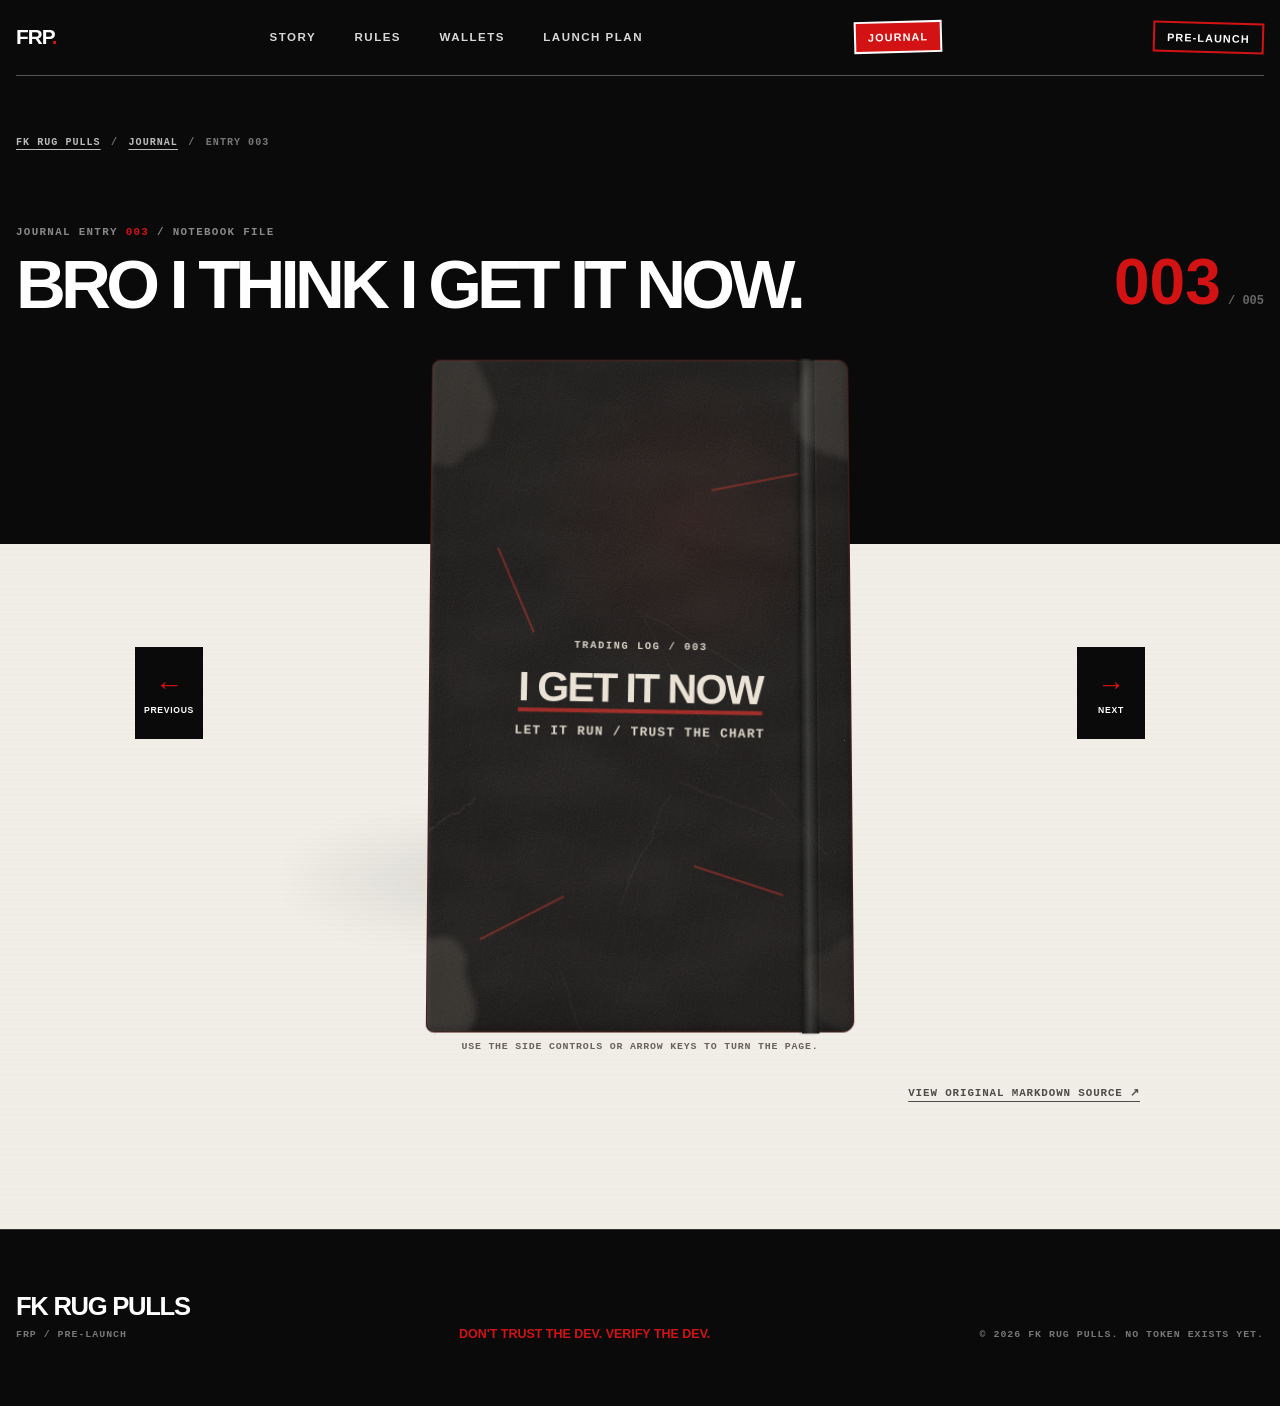
<file: journal/003/index.html>
<!doctype html>
<html lang="en">
<head>
  <meta charset="utf-8">
  <meta name="viewport" content="width=device-width, initial-scale=1">
  <meta name="theme-color" content="#0a0a0a">
  <meta name="description" content="FK RUG PULLS — JOURNAL ENTRY 003: BRO I THINK I GET IT NOW.">
  <title>Entry 003: BRO I THINK I GET IT NOW. &mdash; FK RUG PULLS</title>
  <link rel="icon" type="image/png" href="../../assets/FKRUGPULLS-TOKEN-LOGO.png">
  <link rel="stylesheet" href="../../styles.css">
  <link rel="stylesheet" href="../journal.css">
</head>
<body class="journal-body entry-body entry-003 level-3">
  <a class="skip-link" href="#main">Skip to main content</a>

  <header class="site-header journal-header">
    <a class="wordmark" href="../../index.html" aria-label="FK RUG PULLS home">FRP<span class="red-dot">.</span></a>
    <nav class="desktop-nav" aria-label="Primary navigation">
      <a href="../../index.html#story">Story</a>
      <a href="../../index.html#rules">Rules</a>
      <a href="../../index.html#wallets">Wallets</a>
      <a href="../../index.html#launch">Launch plan</a>
    </nav>
    <a class="journal-nav-cta" href="../index.html" aria-current="page">Journal</a>
    <a class="status-stamp" href="../../index.html#contract">Pre-launch</a>
  </header>

  <main id="main" class="journal-entry-main">
    <nav class="journal-breadcrumb" aria-label="Journal breadcrumb">
      <a href="../../index.html">FK RUG PULLS</a><span aria-hidden="true">/</span><a href="../index.html">JOURNAL</a><span aria-hidden="true">/</span><span>ENTRY 003</span>
    </nav>

    <article class="journal-entry" aria-labelledby="entry-title">
      <header class="entry-heading">
        <div>
          <p class="entry-case-label">Journal entry <strong>003</strong> / notebook file</p>
          <h1 class="entry-title" id="entry-title" data-source-entry-title>BRO I THINK I GET IT NOW.</h1>
        </div>
        <p class="entry-order" aria-label="Entry 3 of 5"><span>003</span> / 005</p>
      </header>

      <section class="journal-image-viewer" data-journal-viewer data-entry-id="003" aria-label="Entry 003 notebook viewer" hidden>
        <span class="journal-page-anchor" id="inside-front" aria-hidden="true"></span>
        <span class="journal-page-anchor" id="content" aria-hidden="true"></span>
        <span class="journal-page-anchor" id="inside-back" aria-hidden="true"></span>
        <span class="journal-page-anchor" id="back-cover" aria-hidden="true"></span>
        <span class="journal-page-anchor" id="page-1" aria-hidden="true"></span>
        <span class="journal-page-anchor" id="page-2" aria-hidden="true"></span>
        <span class="journal-page-anchor" id="page-3" aria-hidden="true"></span>
        <span class="journal-page-anchor" id="page-4" aria-hidden="true"></span>
        <div class="journal-reader">
          <button class="journal-turn journal-turn-previous" type="button" data-journal-previous aria-label="Previous journal page">
            <span class="journal-turn-arrow" aria-hidden="true">&larr;</span>
            <span class="journal-turn-label">Previous</span>
          </button>

          <div class="journal-reader-stage" data-journal-reader-stage>
            <figure class="journal-page-figure" data-journal-book-stage>
              <div class="journal-book" data-journal-book>
                <div class="journal-physical-shadow" data-journal-physical-shadow aria-hidden="true"></div>
                <div class="journal-book-position" data-journal-book-position>
                  <div class="journal-book-rig" data-journal-book-rig>
                    <div class="journal-spine" aria-hidden="true"></div>
                    <div class="journal-mobile-sheet is-blank" data-journal-mobile-page>
                      <img data-journal-mobile-image alt="" decoding="async">
                      <span class="journal-page-loading" aria-hidden="true">Loading page</span>
                    </div>
                    <div class="journal-leaf journal-leaf-left" data-journal-left-leaf>
                      <div class="journal-cover-board" aria-hidden="true"></div>
                      <div class="journal-leaf-face journal-leaf-inside journal-leaf-inside-left">
                        <div class="journal-sheet journal-sheet-left is-blank" data-journal-left-page>
                          <img data-journal-left-image alt="" decoding="async">
                          <span class="journal-page-loading" aria-hidden="true">Loading page</span>
                        </div>
                      </div>
                      <div class="journal-leaf-face journal-closed-cover journal-cover-front" data-journal-closed-cover data-journal-cover-front data-cover-side="front" aria-hidden="true">
                        <img data-journal-cover-image alt="" decoding="async" hidden>
                        <div class="journal-cover-design" data-journal-cover-design aria-hidden="true"></div>
                      </div>
                      <div class="journal-page-edge journal-page-edge-outer" aria-hidden="true"></div>
                      <div class="journal-page-edge journal-page-edge-head" aria-hidden="true"></div>
                      <div class="journal-page-edge journal-page-edge-tail" aria-hidden="true"></div>
                    </div>
                    <div class="journal-leaf journal-leaf-right" data-journal-right-leaf>
                      <div class="journal-cover-board" aria-hidden="true"></div>
                      <div class="journal-leaf-face journal-leaf-inside journal-leaf-inside-right">
                        <div class="journal-sheet journal-sheet-right is-blank" data-journal-right-page>
                          <img data-journal-right-image alt="" decoding="async">
                          <span class="journal-page-loading" aria-hidden="true">Loading page</span>
                        </div>
                      </div>
                      <div class="journal-leaf-face journal-closed-cover journal-cover-back" data-journal-closed-cover data-journal-cover-back data-cover-side="back" aria-hidden="true">
                        <img data-journal-cover-image alt="" decoding="async" hidden>
                        <div class="journal-cover-design" data-journal-cover-design aria-hidden="true"></div>
                      </div>
                      <div class="journal-page-edge journal-page-edge-outer" aria-hidden="true"></div>
                      <div class="journal-page-edge journal-page-edge-head" aria-hidden="true"></div>
                      <div class="journal-page-edge journal-page-edge-tail" aria-hidden="true"></div>
                    </div>
                    <div class="journal-turning-sheet" data-journal-turning-sheet aria-hidden="true"></div>
                    <div class="journal-gutter" aria-hidden="true"></div>
                  </div>
                </div>
              </div>
              <figcaption class="journal-page-caption">
                <strong>Entry 003</strong>
                <span data-journal-page-indicator>Closed notebook</span>
              </figcaption>
            </figure>
            <div class="journal-markdown-stage" data-journal-markdown-stage hidden></div>
          </div>

          <button class="journal-turn journal-turn-next" type="button" data-journal-next aria-label="Next journal page">
            <span class="journal-turn-arrow" aria-hidden="true">&rarr;</span>
            <span class="journal-turn-label">Next</span>
          </button>
        </div>
        <p class="journal-reader-hint">Use the side controls or arrow keys to turn the page.</p>
        <p class="journal-viewer-status" data-journal-status aria-live="polite"></p>
      </section>

      <div data-journal-fallback>
        <div class="journal-page">
          <p class="margin-note margin-note-one" aria-hidden="true">TAKE PROFIT<br>DON'T CHASE<br>DON'T GET EMOTIONAL</p>
          <div class="journal-copy">
            <p data-source-paragraph>nah okay.</p>
            <p data-source-paragraph>i think i actually get this shit now.</p>
            <p data-source-paragraph>which is worrying because three days ago i thought liquidity was something you drank.</p>
            <p data-source-paragraph>been watching charts at work.</p>
            <p data-source-paragraph>volume.</p>
            <p data-source-paragraph>market cap.</p>
            <p data-source-paragraph>holders.</p>
            <p data-source-paragraph>dev wallets.</p>
            <p data-source-paragraph>look at me go.</p>
            <p data-source-paragraph>fucking warren buffett with a forklift licence.</p>
            <p data-source-paragraph>found another coin this morning and sent it to my mate.</p>
            <p data-source-paragraph>told him</p>
            <p data-source-paragraph>&quot;nah this one actually looks decent&quot;</p>
            <p data-source-paragraph>he goes</p>
            <p data-source-paragraph>&quot;based on what&quot;</p>
            <p data-source-paragraph>based on what???</p>
            <p data-source-paragraph>and what, your advice about Jimmothy was good?</p>
            <p data-source-paragraph>a fucking deformed raccoon.</p>
            <p data-source-paragraph>he goes</p>
            <p data-source-paragraph>&quot;yeah. and what price is Jimmothy at now?&quot;</p>
            <p class="shout" data-source-paragraph>...</p>
            <p data-source-paragraph>fuck Jimmothy.</p>
            <p data-source-paragraph>anyways community was active.</p>
            <p data-source-paragraph>chart looked good.</p>
            <p data-source-paragraph>everyone kept saying &quot;dev is based.&quot;</p>
            <p data-source-paragraph>no idea what that means but nobody seemed upset about it.</p>
            <p data-source-paragraph>put $80 in.</p>
            <p class="shout amount" data-source-paragraph>$103.</p>
            <p data-source-paragraph>didn&#39;t sell.</p>
            <p data-source-paragraph>last time i sold too early.</p>
            <p data-source-paragraph>see.</p>
            <p data-source-paragraph>learning.</p>
            <p class="shout amount" data-source-paragraph>$121.</p>
            <p class="shout amount" data-source-paragraph>$138.</p>
            <p data-source-paragraph>at this point im mentally browsing cars.</p>
            <p data-source-paragraph>nothing ridiculous.</p>
            <p data-source-paragraph>just something that doesn&#39;t develop a new medical condition every fortnight.</p>
            <p data-source-paragraph>then $112.</p>
            <p data-source-paragraph>fine.</p>
            <p data-source-paragraph>healthy pullback.</p>
            <p data-source-paragraph>thats a term i know now.</p>
            <p class="shout amount" data-source-paragraph>$96.</p>
            <p data-source-paragraph>still healthy apparently.</p>
            <p class="shout amount" data-source-paragraph>$84.</p>
            <p data-source-paragraph>starting to look a little fucking terminal.</p>
            <p data-source-paragraph>sold at $78.</p>
            <p data-source-paragraph>lost two dollars.</p>
            <p data-source-paragraph>dont even care about the two dollars.</p>
            <p data-source-paragraph>i was up nearly sixty.</p>
            <p data-source-paragraph>somehow turned $60 profit into owing the market a fucking Powerade.</p>
            <p data-source-paragraph>but i know what i did wrong.</p>
            <p data-source-paragraph>got greedy.</p>
            <p data-source-paragraph>easy fix.</p>
            <p data-source-paragraph>next one:</p>
            <p data-source-paragraph>take profit.</p>
            <p data-source-paragraph>dont chase.</p>
            <p data-source-paragraph>dont get emotional.</p>
            <p data-source-paragraph>simple.</p>
            <p data-source-paragraph>i have written it down now so legally i have to follow it.</p>
            <p data-source-paragraph>also scott is a cunt.</p>
          </div>
        </div>
      </div>

      <p class="source-link"><a href="../../Content/Journal/FK-RUG-PULLS-JOURNAL-ENTRY-003.md">View original Markdown source <span aria-hidden="true">&#8599;</span></a></p>
    </article>

    <nav class="entry-navigation" aria-label="Journal entry navigation">
      <a class="entry-nav-link entry-nav-previous" href="../002/index.html#back-cover"><span>&larr; Previous entry</span><strong>002</strong></a>
        <a class="entry-nav-index" href="../index.html">All entries</a>
        <a class="entry-nav-link entry-nav-next" href="../004/index.html"><span>Next entry &rarr;</span><strong>004</strong></a>
    </nav>
  </main>

  <footer class="site-footer journal-footer">
    <div class="footer-brand">
      <strong>FK RUG PULLS</strong>
      <span>FRP / PRE-LAUNCH</span>
    </div>
    <p>DON'T TRUST THE DEV. VERIFY THE DEV.</p>
    <p class="footer-meta">&copy; <span id="year">2026</span> FK RUG PULLS. No token exists yet.</p>
  </footer>
  <script src="../journal-manifest.js"></script>
  <script src="../journal-viewer.js"></script>
  <script src="../../script.js"></script>
</body>
</html>
</file>
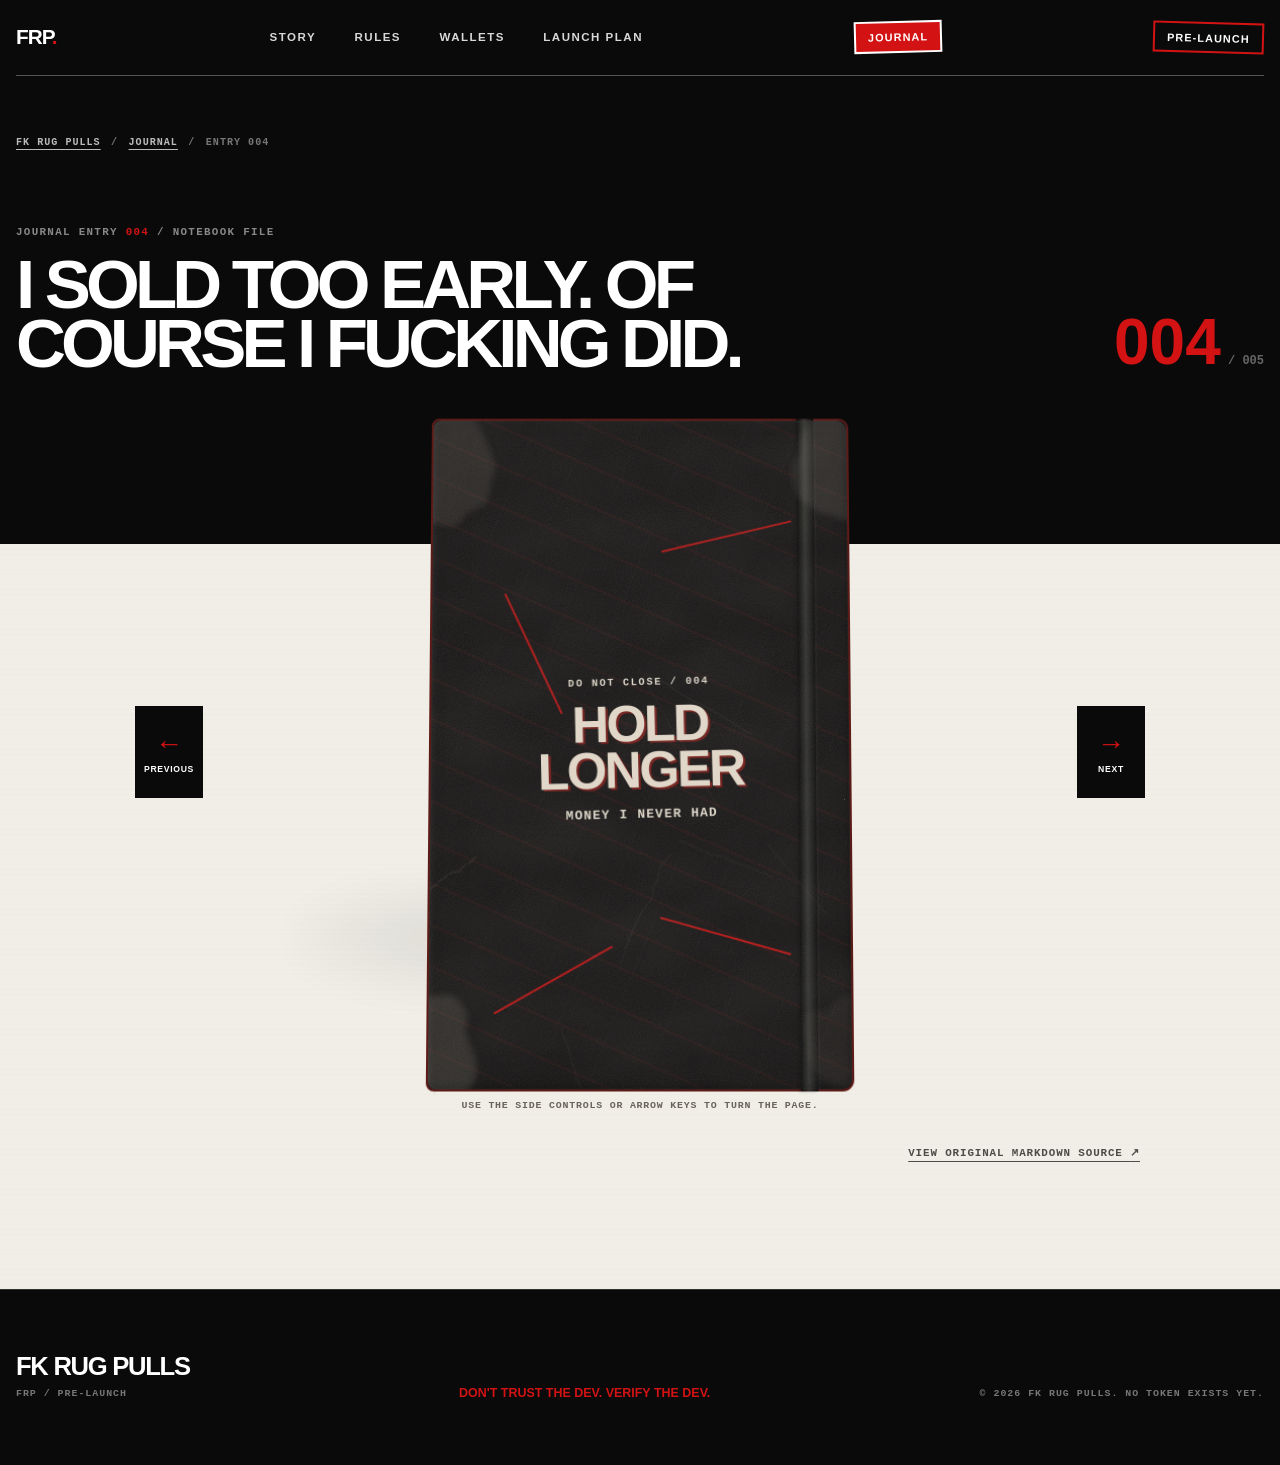
<file: journal/004/index.html>
<!doctype html>
<html lang="en">
<head>
  <meta charset="utf-8">
  <meta name="viewport" content="width=device-width, initial-scale=1">
  <meta name="theme-color" content="#0a0a0a">
  <meta name="description" content="FK RUG PULLS — JOURNAL ENTRY 004: I SOLD TOO EARLY. OF COURSE I FUCKING DID.">
  <title>Entry 004: I SOLD TOO EARLY. OF COURSE I FUCKING DID. &mdash; FK RUG PULLS</title>
  <link rel="icon" type="image/png" href="../../assets/FKRUGPULLS-TOKEN-LOGO.png">
  <link rel="stylesheet" href="../../styles.css">
  <link rel="stylesheet" href="../journal.css">
</head>
<body class="journal-body entry-body entry-004 level-4">
  <a class="skip-link" href="#main">Skip to main content</a>

  <header class="site-header journal-header">
    <a class="wordmark" href="../../index.html" aria-label="FK RUG PULLS home">FRP<span class="red-dot">.</span></a>
    <nav class="desktop-nav" aria-label="Primary navigation">
      <a href="../../index.html#story">Story</a>
      <a href="../../index.html#rules">Rules</a>
      <a href="../../index.html#wallets">Wallets</a>
      <a href="../../index.html#launch">Launch plan</a>
    </nav>
    <a class="journal-nav-cta" href="../index.html" aria-current="page">Journal</a>
    <a class="status-stamp" href="../../index.html#contract">Pre-launch</a>
  </header>

  <main id="main" class="journal-entry-main">
    <nav class="journal-breadcrumb" aria-label="Journal breadcrumb">
      <a href="../../index.html">FK RUG PULLS</a><span aria-hidden="true">/</span><a href="../index.html">JOURNAL</a><span aria-hidden="true">/</span><span>ENTRY 004</span>
    </nav>

    <article class="journal-entry" aria-labelledby="entry-title">
      <header class="entry-heading">
        <div>
          <p class="entry-case-label">Journal entry <strong>004</strong> / notebook file</p>
          <h1 class="entry-title" id="entry-title" data-source-entry-title>I SOLD TOO EARLY. OF COURSE I FUCKING DID.</h1>
        </div>
        <p class="entry-order" aria-label="Entry 4 of 5"><span>004</span> / 005</p>
      </header>

      <section class="journal-image-viewer" data-journal-viewer data-entry-id="004" aria-label="Entry 004 notebook viewer" hidden>
        <span class="journal-page-anchor" id="inside-front" aria-hidden="true"></span>
        <span class="journal-page-anchor" id="content" aria-hidden="true"></span>
        <span class="journal-page-anchor" id="inside-back" aria-hidden="true"></span>
        <span class="journal-page-anchor" id="back-cover" aria-hidden="true"></span>
        <span class="journal-page-anchor" id="page-1" aria-hidden="true"></span>
        <span class="journal-page-anchor" id="page-2" aria-hidden="true"></span>
        <span class="journal-page-anchor" id="page-3" aria-hidden="true"></span>
        <span class="journal-page-anchor" id="page-4" aria-hidden="true"></span>
        <div class="journal-reader">
          <button class="journal-turn journal-turn-previous" type="button" data-journal-previous aria-label="Previous journal page">
            <span class="journal-turn-arrow" aria-hidden="true">&larr;</span>
            <span class="journal-turn-label">Previous</span>
          </button>

          <div class="journal-reader-stage" data-journal-reader-stage>
            <figure class="journal-page-figure" data-journal-book-stage>
              <div class="journal-book" data-journal-book>
                <div class="journal-physical-shadow" data-journal-physical-shadow aria-hidden="true"></div>
                <div class="journal-book-position" data-journal-book-position>
                  <div class="journal-book-rig" data-journal-book-rig>
                    <div class="journal-spine" aria-hidden="true"></div>
                    <div class="journal-mobile-sheet is-blank" data-journal-mobile-page>
                      <img data-journal-mobile-image alt="" decoding="async">
                      <span class="journal-page-loading" aria-hidden="true">Loading page</span>
                    </div>
                    <div class="journal-leaf journal-leaf-left" data-journal-left-leaf>
                      <div class="journal-cover-board" aria-hidden="true"></div>
                      <div class="journal-leaf-face journal-leaf-inside journal-leaf-inside-left">
                        <div class="journal-sheet journal-sheet-left is-blank" data-journal-left-page>
                          <img data-journal-left-image alt="" decoding="async">
                          <span class="journal-page-loading" aria-hidden="true">Loading page</span>
                        </div>
                      </div>
                      <div class="journal-leaf-face journal-closed-cover journal-cover-front" data-journal-closed-cover data-journal-cover-front data-cover-side="front" aria-hidden="true">
                        <img data-journal-cover-image alt="" decoding="async" hidden>
                        <div class="journal-cover-design" data-journal-cover-design aria-hidden="true"></div>
                      </div>
                      <div class="journal-page-edge journal-page-edge-outer" aria-hidden="true"></div>
                      <div class="journal-page-edge journal-page-edge-head" aria-hidden="true"></div>
                      <div class="journal-page-edge journal-page-edge-tail" aria-hidden="true"></div>
                    </div>
                    <div class="journal-leaf journal-leaf-right" data-journal-right-leaf>
                      <div class="journal-cover-board" aria-hidden="true"></div>
                      <div class="journal-leaf-face journal-leaf-inside journal-leaf-inside-right">
                        <div class="journal-sheet journal-sheet-right is-blank" data-journal-right-page>
                          <img data-journal-right-image alt="" decoding="async">
                          <span class="journal-page-loading" aria-hidden="true">Loading page</span>
                        </div>
                      </div>
                      <div class="journal-leaf-face journal-closed-cover journal-cover-back" data-journal-closed-cover data-journal-cover-back data-cover-side="back" aria-hidden="true">
                        <img data-journal-cover-image alt="" decoding="async" hidden>
                        <div class="journal-cover-design" data-journal-cover-design aria-hidden="true"></div>
                      </div>
                      <div class="journal-page-edge journal-page-edge-outer" aria-hidden="true"></div>
                      <div class="journal-page-edge journal-page-edge-head" aria-hidden="true"></div>
                      <div class="journal-page-edge journal-page-edge-tail" aria-hidden="true"></div>
                    </div>
                    <div class="journal-turning-sheet" data-journal-turning-sheet aria-hidden="true"></div>
                    <div class="journal-gutter" aria-hidden="true"></div>
                  </div>
                </div>
              </div>
              <figcaption class="journal-page-caption">
                <strong>Entry 004</strong>
                <span data-journal-page-indicator>Closed notebook</span>
              </figcaption>
            </figure>
            <div class="journal-markdown-stage" data-journal-markdown-stage hidden></div>
          </div>

          <button class="journal-turn journal-turn-next" type="button" data-journal-next aria-label="Next journal page">
            <span class="journal-turn-arrow" aria-hidden="true">&rarr;</span>
            <span class="journal-turn-label">Next</span>
          </button>
        </div>
        <p class="journal-reader-hint">Use the side controls or arrow keys to turn the page.</p>
        <p class="journal-viewer-status" data-journal-status aria-live="polite"></p>
      </section>

      <div data-journal-fallback>
        <div class="journal-page">
          <p class="margin-note margin-note-one" aria-hidden="true">MONEY<br>I NEVER<br>HAD</p><p class="margin-note margin-note-two" aria-hidden="true">HOLD LONGER &rarr;</p>
          <div class="journal-copy">
            <p data-source-paragraph>okay so apparently there is a new way to lose money now.</p>
            <p data-source-paragraph>make profit.</p>
            <p data-source-paragraph>sounds stupid but stay with me.</p>
            <p data-source-paragraph>found a coin this morning.</p>
            <p data-source-paragraph>looked clean.</p>
            <p data-source-paragraph>good volume.</p>
            <p data-source-paragraph>active chat.</p>
            <p data-source-paragraph>dev actually answering questions.</p>
            <p data-source-paragraph>no obvious psycho behaviour.</p>
            <p data-source-paragraph>i put $100 in.</p>
            <p data-source-paragraph>goes to $127.</p>
            <p data-source-paragraph>sold.</p>
            <p data-source-paragraph>beautiful.</p>
            <p data-source-paragraph>$27 profit.</p>
            <p data-source-paragraph>see?</p>
            <p data-source-paragraph>discipline.</p>
            <p data-source-paragraph>growth.</p>
            <p data-source-paragraph>character development.</p>
            <p data-source-paragraph>then the thing doubled.</p>
            <p data-source-paragraph>then doubled again.</p>
            <p data-source-paragraph>my $100 would&#39;ve been worth like $430.</p>
            <p data-source-paragraph>i stared at the chart for so long my phone dimmed itself out of pity.</p>
            <p data-source-paragraph>mate messages me</p>
            <p data-source-paragraph>&quot;good sell&quot;</p>
            <p data-source-paragraph>fuck you.</p>
            <p data-source-paragraph>he knows exactly what he&#39;s doing.</p>
            <p data-source-paragraph>now every green candle feels personal.</p>
            <p data-source-paragraph>like the coin itself is going</p>
            <p data-source-paragraph>&quot;you could&#39;ve had this, dickhead&quot;</p>
            <p data-source-paragraph>and the worst part is i KNOW i did the right thing.</p>
            <p data-source-paragraph>i took profit.</p>
            <p data-source-paragraph>thats what you&#39;re supposed to do.</p>
            <p data-source-paragraph>but somehow doing the right thing feels worse than losing.</p>
            <p data-source-paragraph>which is fucking dangerous.</p>
            <p data-source-paragraph>because now im not trying to make money.</p>
            <p data-source-paragraph>im trying to make back money i never had.</p>
            <p data-source-paragraph>excellent.</p>
            <p data-source-paragraph>very healthy mindset.</p>
            <p data-source-paragraph>anyways next one im holding longer.</p>
            <p data-source-paragraph>not stupid long.</p>
            <p data-source-paragraph>just longer.</p>
            <p data-source-paragraph>controlled.</p>
            <p data-source-paragraph>disciplined.</p>
            <p data-source-paragraph>normal.</p>
            <p data-source-paragraph>also Scott moved his bins onto my side of the driveway again.</p>
            <p data-source-paragraph>there will be consequences.</p>
          </div>
        </div>
      </div>

      <p class="source-link"><a href="../../Content/Journal/FK-RUG-PULLS-JOURNAL-ENTRY-004.md">View original Markdown source <span aria-hidden="true">&#8599;</span></a></p>
    </article>

    <nav class="entry-navigation" aria-label="Journal entry navigation">
      <a class="entry-nav-link entry-nav-previous" href="../003/index.html#back-cover"><span>&larr; Previous entry</span><strong>003</strong></a>
        <a class="entry-nav-index" href="../index.html">All entries</a>
        <a class="entry-nav-link entry-nav-next" href="../005/index.html"><span>Next entry &rarr;</span><strong>005</strong></a>
    </nav>
  </main>

  <footer class="site-footer journal-footer">
    <div class="footer-brand">
      <strong>FK RUG PULLS</strong>
      <span>FRP / PRE-LAUNCH</span>
    </div>
    <p>DON'T TRUST THE DEV. VERIFY THE DEV.</p>
    <p class="footer-meta">&copy; <span id="year">2026</span> FK RUG PULLS. No token exists yet.</p>
  </footer>
  <script src="../journal-manifest.js"></script>
  <script src="../journal-viewer.js"></script>
  <script src="../../script.js"></script>
</body>
</html>
</file>
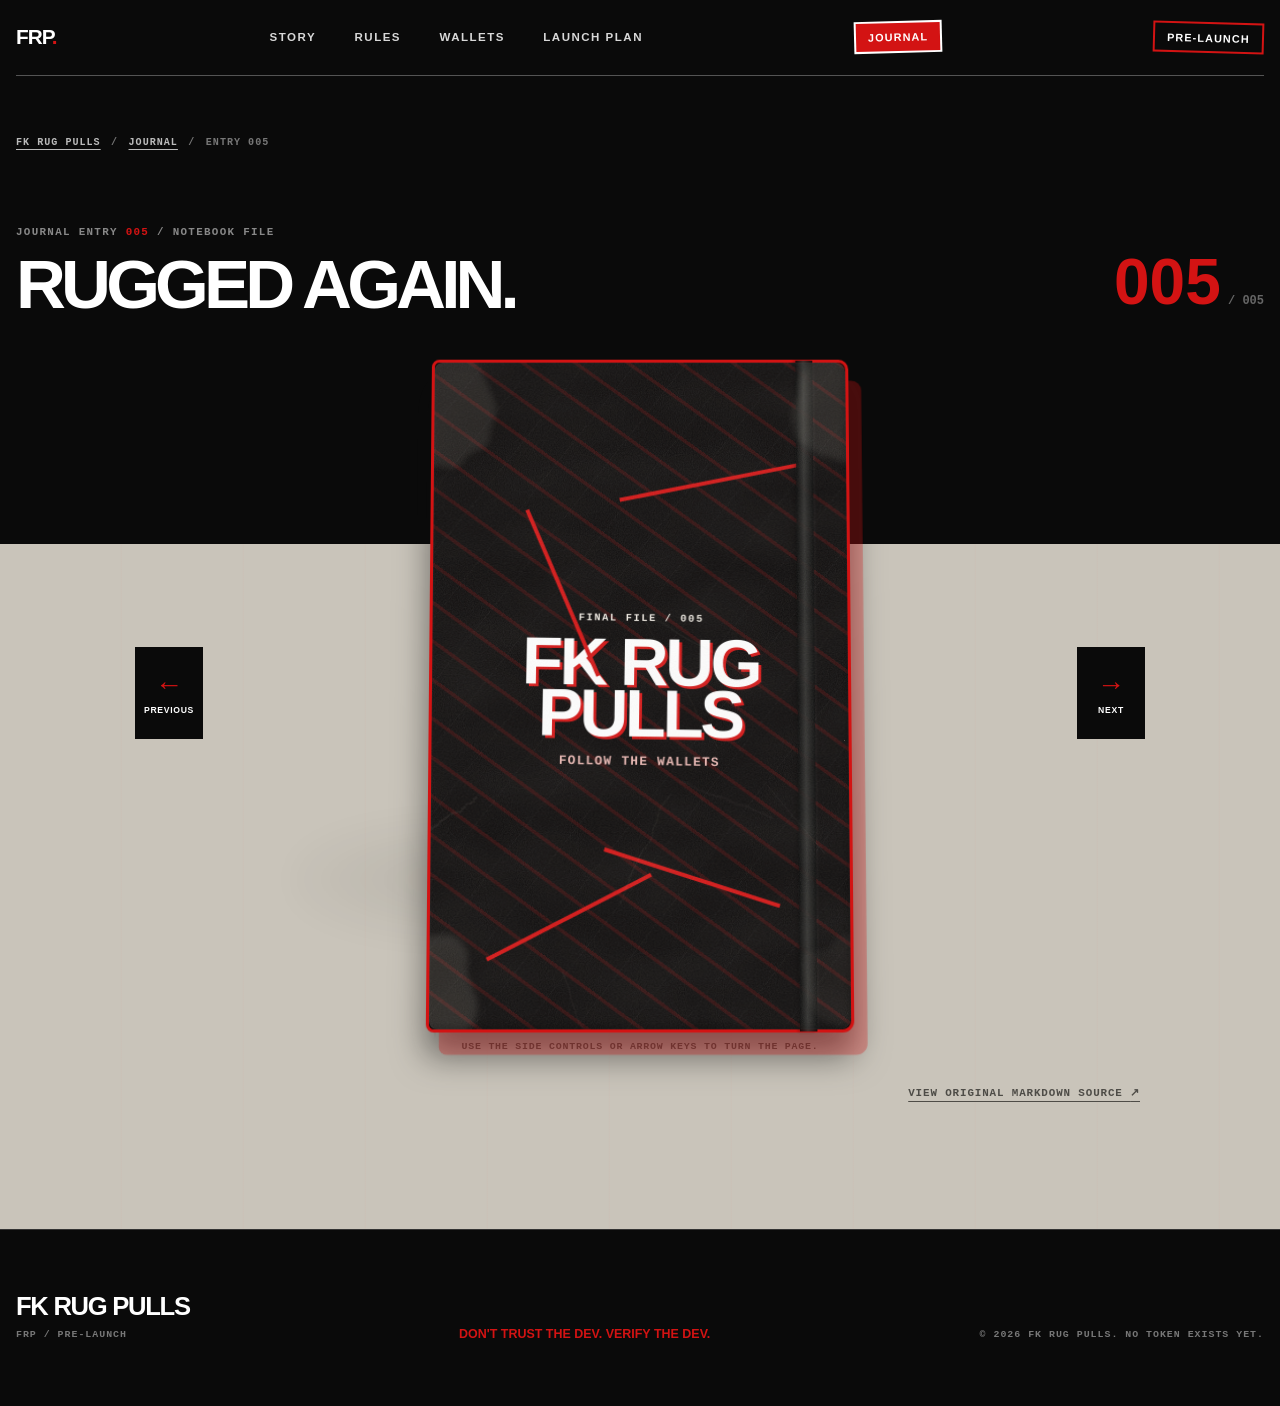
<file: journal/005/index.html>
<!doctype html>
<html lang="en">
<head>
  <meta charset="utf-8">
  <meta name="viewport" content="width=device-width, initial-scale=1">
  <meta name="theme-color" content="#0a0a0a">
  <meta name="description" content="FK RUG PULLS — JOURNAL ENTRY 005: RUGGED AGAIN.">
  <title>Entry 005: RUGGED AGAIN. &mdash; FK RUG PULLS</title>
  <link rel="icon" type="image/png" href="../../assets/FKRUGPULLS-TOKEN-LOGO.png">
  <link rel="stylesheet" href="../../styles.css">
  <link rel="stylesheet" href="../journal.css">
</head>
<body class="journal-body entry-body entry-005 level-5">
  <a class="skip-link" href="#main">Skip to main content</a>

  <header class="site-header journal-header">
    <a class="wordmark" href="../../index.html" aria-label="FK RUG PULLS home">FRP<span class="red-dot">.</span></a>
    <nav class="desktop-nav" aria-label="Primary navigation">
      <a href="../../index.html#story">Story</a>
      <a href="../../index.html#rules">Rules</a>
      <a href="../../index.html#wallets">Wallets</a>
      <a href="../../index.html#launch">Launch plan</a>
    </nav>
    <a class="journal-nav-cta" href="../index.html" aria-current="page">Journal</a>
    <a class="status-stamp" href="../../index.html#contract">Pre-launch</a>
  </header>

  <main id="main" class="journal-entry-main">
    <nav class="journal-breadcrumb" aria-label="Journal breadcrumb">
      <a href="../../index.html">FK RUG PULLS</a><span aria-hidden="true">/</span><a href="../index.html">JOURNAL</a><span aria-hidden="true">/</span><span>ENTRY 005</span>
    </nav>

    <article class="journal-entry" aria-labelledby="entry-title">
      <header class="entry-heading">
        <div>
          <p class="entry-case-label">Journal entry <strong>005</strong> / notebook file</p>
          <h1 class="entry-title" id="entry-title" data-source-entry-title>RUGGED AGAIN.</h1>
        </div>
        <p class="entry-order" aria-label="Entry 5 of 5"><span>005</span> / 005</p>
      </header>

      <section class="journal-image-viewer" data-journal-viewer data-entry-id="005" aria-label="Entry 005 notebook viewer" hidden>
        <span class="journal-page-anchor" id="inside-front" aria-hidden="true"></span>
        <span class="journal-page-anchor" id="content" aria-hidden="true"></span>
        <span class="journal-page-anchor" id="inside-back" aria-hidden="true"></span>
        <span class="journal-page-anchor" id="back-cover" aria-hidden="true"></span>
        <div class="journal-reader">
          <button class="journal-turn journal-turn-previous" type="button" data-journal-previous aria-label="Previous journal page">
            <span class="journal-turn-arrow" aria-hidden="true">&larr;</span>
            <span class="journal-turn-label">Previous</span>
          </button>

          <div class="journal-reader-stage" data-journal-reader-stage>
            <figure class="journal-page-figure" data-journal-book-stage>
              <div class="journal-book" data-journal-book>
                <div class="journal-physical-shadow" data-journal-physical-shadow aria-hidden="true"></div>
                <div class="journal-book-position" data-journal-book-position>
                  <div class="journal-book-rig" data-journal-book-rig>
                    <div class="journal-spine" aria-hidden="true"></div>
                    <div class="journal-mobile-sheet is-blank" data-journal-mobile-page>
                      <img data-journal-mobile-image alt="" decoding="async">
                      <span class="journal-page-loading" aria-hidden="true">Loading page</span>
                    </div>
                    <div class="journal-leaf journal-leaf-left" data-journal-left-leaf>
                      <div class="journal-cover-board" aria-hidden="true"></div>
                      <div class="journal-leaf-face journal-leaf-inside journal-leaf-inside-left">
                        <div class="journal-sheet journal-sheet-left is-blank" data-journal-left-page>
                          <img data-journal-left-image alt="" decoding="async">
                          <span class="journal-page-loading" aria-hidden="true">Loading page</span>
                        </div>
                      </div>
                      <div class="journal-leaf-face journal-closed-cover journal-cover-front" data-journal-closed-cover data-journal-cover-front data-cover-side="front" aria-hidden="true">
                        <img data-journal-cover-image alt="" decoding="async" hidden>
                        <div class="journal-cover-design" data-journal-cover-design aria-hidden="true"></div>
                      </div>
                      <div class="journal-page-edge journal-page-edge-outer" aria-hidden="true"></div>
                      <div class="journal-page-edge journal-page-edge-head" aria-hidden="true"></div>
                      <div class="journal-page-edge journal-page-edge-tail" aria-hidden="true"></div>
                    </div>
                    <div class="journal-leaf journal-leaf-right" data-journal-right-leaf>
                      <div class="journal-cover-board" aria-hidden="true"></div>
                      <div class="journal-leaf-face journal-leaf-inside journal-leaf-inside-right">
                        <div class="journal-sheet journal-sheet-right is-blank" data-journal-right-page>
                          <img data-journal-right-image alt="" decoding="async">
                          <span class="journal-page-loading" aria-hidden="true">Loading page</span>
                        </div>
                      </div>
                      <div class="journal-leaf-face journal-closed-cover journal-cover-back" data-journal-closed-cover data-journal-cover-back data-cover-side="back" aria-hidden="true">
                        <img data-journal-cover-image alt="" decoding="async" hidden>
                        <div class="journal-cover-design" data-journal-cover-design aria-hidden="true"></div>
                      </div>
                      <div class="journal-page-edge journal-page-edge-outer" aria-hidden="true"></div>
                      <div class="journal-page-edge journal-page-edge-head" aria-hidden="true"></div>
                      <div class="journal-page-edge journal-page-edge-tail" aria-hidden="true"></div>
                    </div>
                    <div class="journal-turning-sheet" data-journal-turning-sheet aria-hidden="true"></div>
                    <div class="journal-gutter" aria-hidden="true"></div>
                  </div>
                </div>
              </div>
              <figcaption class="journal-page-caption">
                <strong>Entry 005</strong>
                <span data-journal-page-indicator>Closed notebook</span>
              </figcaption>
            </figure>
            <div class="journal-markdown-stage" data-journal-markdown-stage hidden></div>
          </div>

          <button class="journal-turn journal-turn-next" type="button" data-journal-next aria-label="Next journal page">
            <span class="journal-turn-arrow" aria-hidden="true">&rarr;</span>
            <span class="journal-turn-label">Next</span>
          </button>
        </div>
        <p class="journal-reader-hint">Use the side controls or arrow keys to turn the page.</p>
        <p class="journal-viewer-status" data-journal-status aria-live="polite"></p>
      </section>

      <div data-journal-fallback>
        <div class="journal-page">
          <div class="evidence-cluster" aria-hidden="true"><span>WALLET 7</span><span>ONE SALE</span><span>WHO SOLD FIRST?</span><span>FUNDING WALLET &rarr; WALLET 7</span></div>
          <div class="journal-copy">
            <p data-source-paragraph>okay.</p>
            <p data-source-paragraph>writing this down properly.</p>
            <p data-source-paragraph>not getting emotional.</p>
            <p data-source-paragraph>just writing what happened.</p>
            <p data-source-paragraph>because this one actually looked good.</p>
            <p data-source-paragraph>i checked the holders.</p>
            <p class="evidence-line" data-source-paragraph>checked the dev wallet.</p>
            <p data-source-paragraph>volume looked good.</p>
            <p data-source-paragraph>community was fucking flying.</p>
            <p data-source-paragraph>dev was active.</p>
            <p data-source-paragraph>nothing looked obviously wrong.</p>
            <p data-source-paragraph>put $200 in.</p>
            <p class="shout amount" data-source-paragraph>$480.</p>
            <p class="amount" data-source-paragraph>$1,100.</p>
            <p class="amount" data-source-paragraph>$3,700.</p>
            <p data-source-paragraph>right.</p>
            <p data-source-paragraph>okay.</p>
            <p data-source-paragraph>dont get excited.</p>
            <p class="amount" data-source-paragraph>$8,400.</p>
            <p data-source-paragraph>mate messages me</p>
            <p data-source-paragraph>&quot;take some profit you fucking idiot&quot;</p>
            <p data-source-paragraph>no.</p>
            <p data-source-paragraph>not doing it again.</p>
            <p data-source-paragraph>not selling early again just to watch another coin fly without me.</p>
            <p class="amount" data-source-paragraph>$19,000.</p>
            <p class="amount" data-source-paragraph>$34,000.</p>
            <p data-source-paragraph>i genuinely stopped working.</p>
            <p data-source-paragraph>just sat there staring at my phone.</p>
            <p class="amount" data-source-paragraph>$52,000.</p>
            <p data-source-paragraph>brother.</p>
            <p class="amount" data-source-paragraph>$71,000.</p>
            <p data-source-paragraph>this isn&#39;t real.</p>
            <p class="amount" data-source-paragraph>$86,000.</p>
            <p data-source-paragraph>i started doing that thing where you refresh your bank account even though the money isn&#39;t fucking in there.</p>
            <p class="amount" data-source-paragraph>$94,000.</p>
            <p class="amount" data-source-paragraph>$100,000.</p>
            <p data-source-paragraph>one hundred thousand fucking dollars.</p>
            <p data-source-paragraph>from two hundred.</p>
            <p data-source-paragraph>i actually laughed.</p>
            <p data-source-paragraph>like properly laughed.</p>
            <p data-source-paragraph>finally.</p>
            <p class="shout" data-source-paragraph>FINALLY.</p>
            <p data-source-paragraph>car.</p>
            <p data-source-paragraph>bills.</p>
            <p data-source-paragraph>debt.</p>
            <p data-source-paragraph>mum.</p>
            <p data-source-paragraph>savings.</p>
            <p data-source-paragraph>maybe a holiday.</p>
            <p data-source-paragraph>maybe i can just breathe for a fucking minute.</p>
            <p class="amount" data-source-paragraph>$97,000.</p>
            <p data-source-paragraph>fine.</p>
            <p data-source-paragraph>healthy pullback.</p>
            <p data-source-paragraph>literally fine.</p>
            <p data-source-paragraph>i&#39;ve seen this before.</p>
            <p class="amount" data-source-paragraph>$95,000.</p>
            <p data-source-paragraph>whatever.</p>
            <p data-source-paragraph>then someone sold.</p>
            <p data-source-paragraph>one sale.</p>
            <p class="shout" data-source-paragraph>ONE.</p>
            <p class="shout" data-source-paragraph>FUCKING.</p>
            <p class="shout" data-source-paragraph>SALE.</p>
            <p class="amount" data-source-paragraph>$2,143.</p>
            <p class="shout" data-source-paragraph>...</p>
            <p data-source-paragraph>i didn&#39;t even understand what i was looking at.</p>
            <p data-source-paragraph>thought the app glitched.</p>
            <p data-source-paragraph>refreshed.</p>
            <p class="amount" data-source-paragraph>$1,600.</p>
            <p data-source-paragraph>refresh.</p>
            <p class="shout amount" data-source-paragraph>$740.</p>
            <p class="shout" data-source-paragraph>WHAT.</p>
            <p class="failed-sale" data-source-paragraph>sell.</p>
            <p class="failed-sale" data-source-paragraph>transaction failed.</p>
            <p class="shout failed-sale" data-source-paragraph>SELL.</p>
            <p class="failed-sale" data-source-paragraph>failed.</p>
            <p data-source-paragraph>chat went from rocket emojis to people typing</p>
            <p data-source-paragraph>&quot;????????????????&quot;</p>
            <p class="shout amount" data-source-paragraph>$290.</p>
            <p class="shout failed-sale" data-source-paragraph>SELL SELL SELL.</p>
            <p class="failed-sale" data-source-paragraph>failed.</p>
            <p data-source-paragraph>dev:</p>
            <p data-source-paragraph>&quot;guys stay calm&quot;</p>
            <p class="shout amount" data-source-paragraph>$84.</p>
            <p class="shout" data-source-paragraph>STAY CALM???</p>
            <p class="shout" data-source-paragraph>YOU JUST TURNED A FUCKING HOUSE DEPOSIT INTO DINNER.</p>
            <p class="shout amount" data-source-paragraph>$31.</p>
            <p data-source-paragraph>people selling everywhere.</p>
            <p class="evidence-line" data-source-paragraph>wallet after wallet.</p>
            <p data-source-paragraph>gone.</p>
            <p class="shout amount" data-source-paragraph>$12.</p>
            <p class="shout amount" data-source-paragraph>$4.</p>
            <p class="shout amount" data-source-paragraph>$1.70.</p>
            <p data-source-paragraph>and im still fucking there.</p>
            <p class="shout failed-sale" data-source-paragraph>SELL.</p>
            <p data-source-paragraph>nothing.</p>
            <p class="shout failed-sale" data-source-paragraph>SELL.</p>
            <p data-source-paragraph>nothing.</p>
            <p class="shout failed-sale" data-source-paragraph>SELL.</p>
            <p data-source-paragraph>nothing.</p>
            <p data-source-paragraph>then finally.</p>
            <p data-source-paragraph>it goes through.</p>
            <p data-source-paragraph>i check the holders.</p>
            <p data-source-paragraph>everyone is gone.</p>
            <p data-source-paragraph>dev gone.</p>
            <p data-source-paragraph>whales gone.</p>
            <p class="evidence-line" data-source-paragraph>wallet 4 gone.</p>
            <p class="evidence-line" data-source-paragraph>wallet 7 gone.</p>
            <p data-source-paragraph>every cunt gone.</p>
            <p data-source-paragraph>except me.</p>
            <p class="evidence-line" data-source-paragraph>i was the last wallet to sell.</p>
            <p class="shout" data-source-paragraph>THE LAST ONE.</p>
            <p class="shout" data-source-paragraph>THE FUCKING CLEANER TURNED THE LIGHTS OFF BEHIND ME.</p>
            <p data-source-paragraph>i got basically nothing.</p>
            <p class="amount" data-source-paragraph>$100,000.</p>
            <p data-source-paragraph>to nothing.</p>
            <p data-source-paragraph>not slowly.</p>
            <p data-source-paragraph>not &quot;oh no its dipping.&quot;</p>
            <p class="shout" data-source-paragraph>ONE FUCKING SALE.</p>
            <p class="shout" data-source-paragraph>BANG.</p>
            <p data-source-paragraph>gone.</p>
            <hr aria-hidden="true">
          </div>
          <section class="journal-copy evidence-phase" id="investigation-notes" aria-label="Investigation notes">
            <p class="evidence-label" aria-hidden="true">INVESTIGATION FILE / WALLET CLUSTER</p>
            <p class="shout case-question evidence-line" data-source-paragraph>WHO SOLD.</p>
            <hr aria-hidden="true">
            <p data-source-paragraph>checked the transaction.</p>
            <p class="evidence-line" data-source-paragraph>wallet 7.</p>
            <p class="shout evidence-line" data-source-paragraph>WALLET FUCKING 7.</p>
            <p class="evidence-line" data-source-paragraph>the same wallet i saw earlier.</p>
            <p data-source-paragraph>why did i not check where it was funded from.</p>
            <p class="shout" data-source-paragraph>WHY.</p>
            <p class="wallet-chain evidence-line" data-source-paragraph>funding wallet -&gt; wallet 7.</p>
            <p class="wallet-chain evidence-line" data-source-paragraph>funding wallet -&gt; wallet 4.</p>
            <p class="wallet-chain evidence-line" data-source-paragraph>wallet 4 -&gt; another wallet.</p>
            <p class="wallet-chain evidence-line" data-source-paragraph>another wallet -&gt; DEV.</p>
            <p data-source-paragraph>same fucking cluster.</p>
            <p class="shout" data-source-paragraph>THEY WERE ALL CONNECTED.</p>
            <p data-source-paragraph>&quot;we&#39;re not selling&quot;</p>
            <p class="shout evidence-line" data-source-paragraph>YOU DIDN&#39;T HAVE TO SELL FROM THE DEV WALLET YOU FUCKING RAT.</p>
            <p class="shout" data-source-paragraph>YOU HAD SEVEN OF THEM.</p>
            <p class="shout" data-source-paragraph>SEVEN.</p>
            <p class="shout evidence-line" data-source-paragraph>WHY IS THERE ALWAYS A FUCKING WALLET 7.</p>
            <hr aria-hidden="true">
            <p class="shout" data-source-paragraph>DON&#39;T TRUST THE DEV.</p>
            <p class="shout" data-source-paragraph>VERIFY THE DEV.</p>
            <hr aria-hidden="true">
            <p class="shout" data-source-paragraph>NO.</p>
            <p data-source-paragraph>actually fuck that.</p>
            <p class="shout" data-source-paragraph>VERIFY EVERYTHING.</p>
            <p class="shout evidence-line" data-source-paragraph>DEV WALLET.</p>
            <p class="shout evidence-line" data-source-paragraph>FUNDING WALLET.</p>
            <p class="shout" data-source-paragraph>TOP HOLDERS.</p>
            <p class="shout" data-source-paragraph>TRANSFERS.</p>
            <p class="shout evidence-line" data-source-paragraph>TIMESTAMPS.</p>
            <p class="shout evidence-line" data-source-paragraph>WHO FUNDED WHO.</p>
            <p class="shout evidence-line" data-source-paragraph>WHO SOLD FIRST.</p>
            <p class="shout evidence-line" data-source-paragraph>WHO MOVED BEFORE THE DROP.</p>
            <p class="shout" data-source-paragraph>SCREENSHOT EVERYTHING.</p>
            <p class="shout" data-source-paragraph>THEY CAN DELETE X.</p>
            <p class="shout" data-source-paragraph>THEY CAN DELETE TELEGRAM.</p>
            <p class="shout" data-source-paragraph>THEY CAN DELETE THEIR WEBSITE.</p>
            <p class="shout evidence-line" data-source-paragraph>THE BLOCKCHAIN DOESN&#39;T GIVE A FUCK.</p>
            <p class="shout" data-source-paragraph>IT REMEMBERS.</p>
            <hr aria-hidden="true">
            <p class="amount" data-source-paragraph>$100,000.</p>
            <p class="shout" data-source-paragraph>ONE HUNDRED FUCKING THOUSAND.</p>
            <p data-source-paragraph>i was mentally fixing my whole life.</p>
            <p data-source-paragraph>then some cunt clicked sell and now im eating leftovers.</p>
            <hr aria-hidden="true">
            <p data-source-paragraph>scott waved at me when i took the bins out.</p>
            <p data-source-paragraph>too cheerful.</p>
            <p data-source-paragraph>noted.</p>
            <p data-source-paragraph>Fuck scott the cunt.</p>
            <hr aria-hidden="true">
            <p class="shout" data-source-paragraph>FK RUG PULLS.</p>
            <p class="shout" data-source-paragraph>FK RUG PULLS.</p>
            <p class="shout" data-source-paragraph>FK RUG PULLS.</p>
            <p class="shout" data-source-paragraph>DON&#39;T TRUST THE DEV.</p>
            <p class="shout" data-source-paragraph>VERIFY THE DEV.</p>
            <p class="shout" data-source-paragraph>FUCK.</p>
          </section>
        </div>
      </div>

      <p class="source-link"><a href="../../Content/Journal/FK-RUG-PULLS-JOURNAL-ENTRY-005.md">View original Markdown source <span aria-hidden="true">&#8599;</span></a></p>
    </article>

    <nav class="entry-navigation" aria-label="Journal entry navigation">
      <a class="entry-nav-link entry-nav-previous" href="../004/index.html#back-cover"><span>&larr; Previous entry</span><strong>004</strong></a>
        <a class="entry-nav-index" href="../index.html">All entries</a>
        <span class="entry-nav-space" aria-hidden="true"></span>
    </nav>
  </main>

  <footer class="site-footer journal-footer">
    <div class="footer-brand">
      <strong>FK RUG PULLS</strong>
      <span>FRP / PRE-LAUNCH</span>
    </div>
    <p>DON'T TRUST THE DEV. VERIFY THE DEV.</p>
    <p class="footer-meta">&copy; <span id="year">2026</span> FK RUG PULLS. No token exists yet.</p>
  </footer>
  <script src="../journal-manifest.js"></script>
  <script src="../journal-viewer.js"></script>
  <script src="../../script.js"></script>
</body>
</html>
</file>
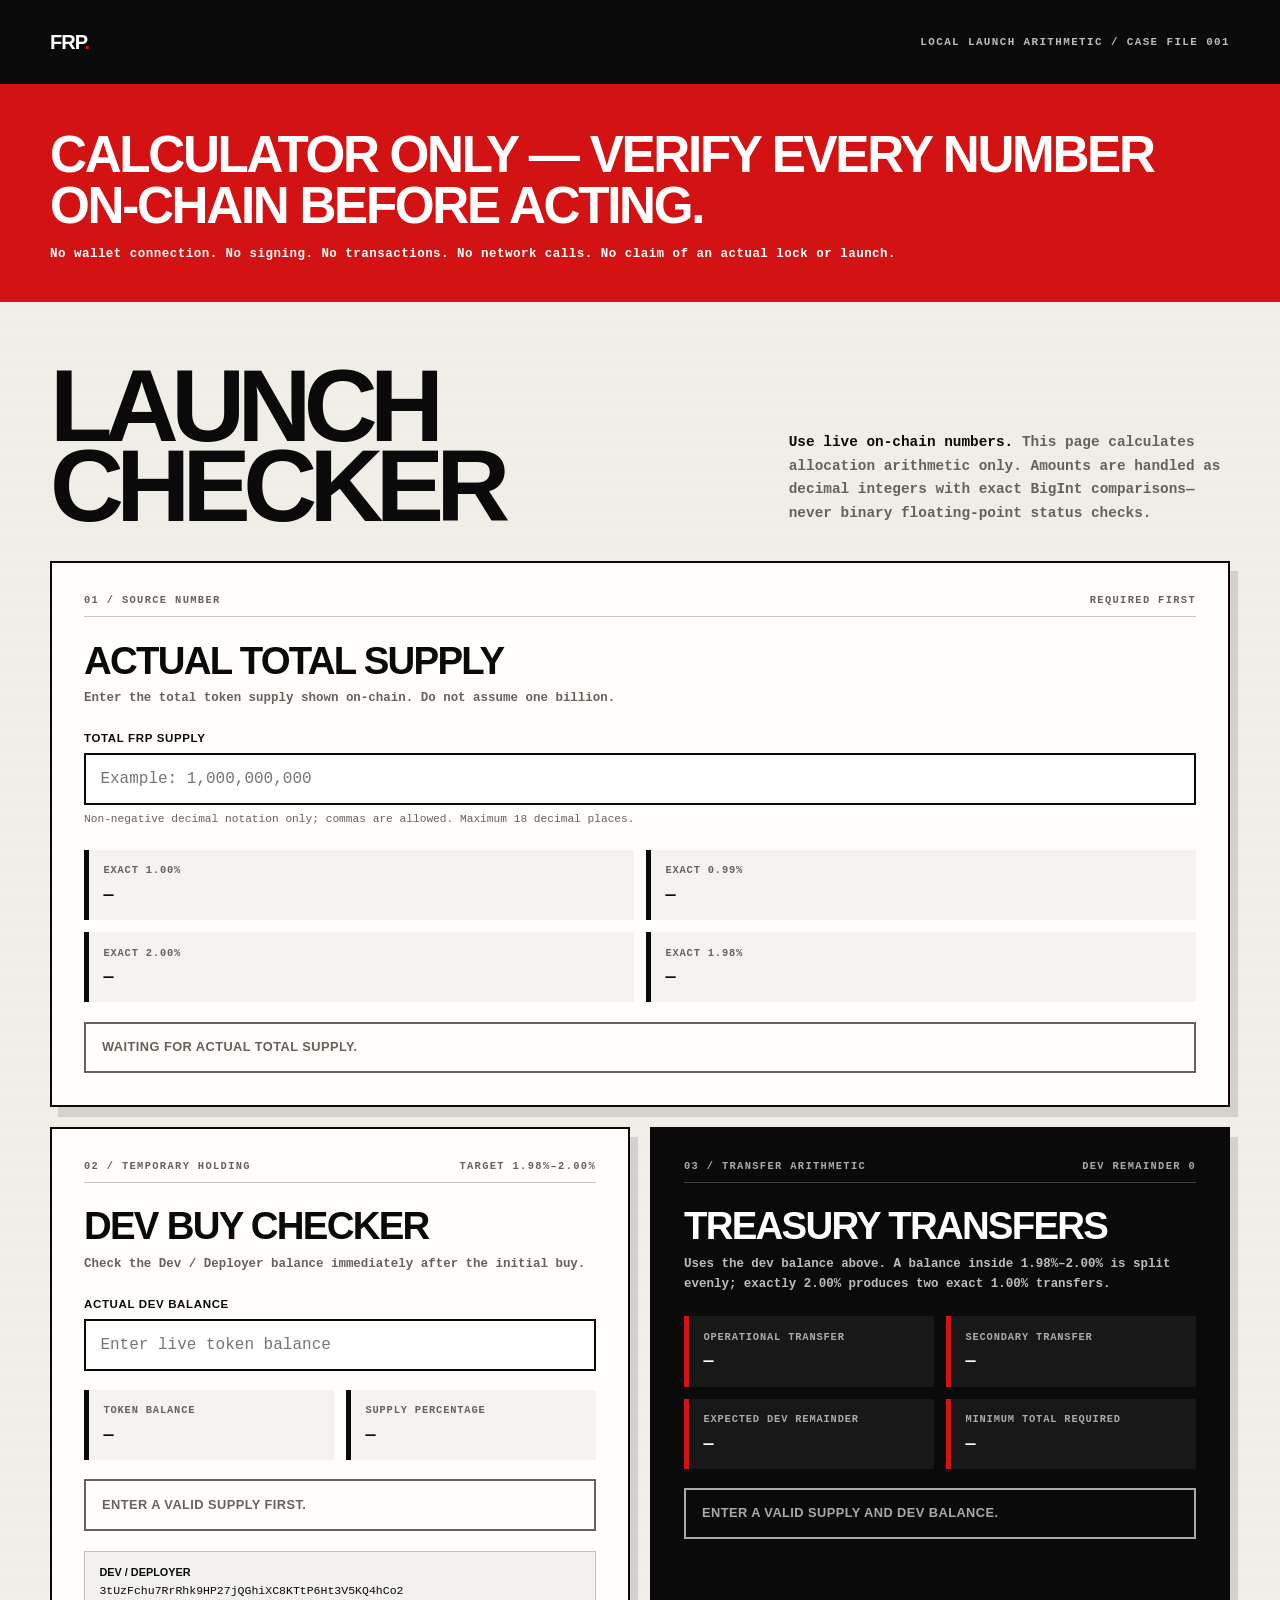
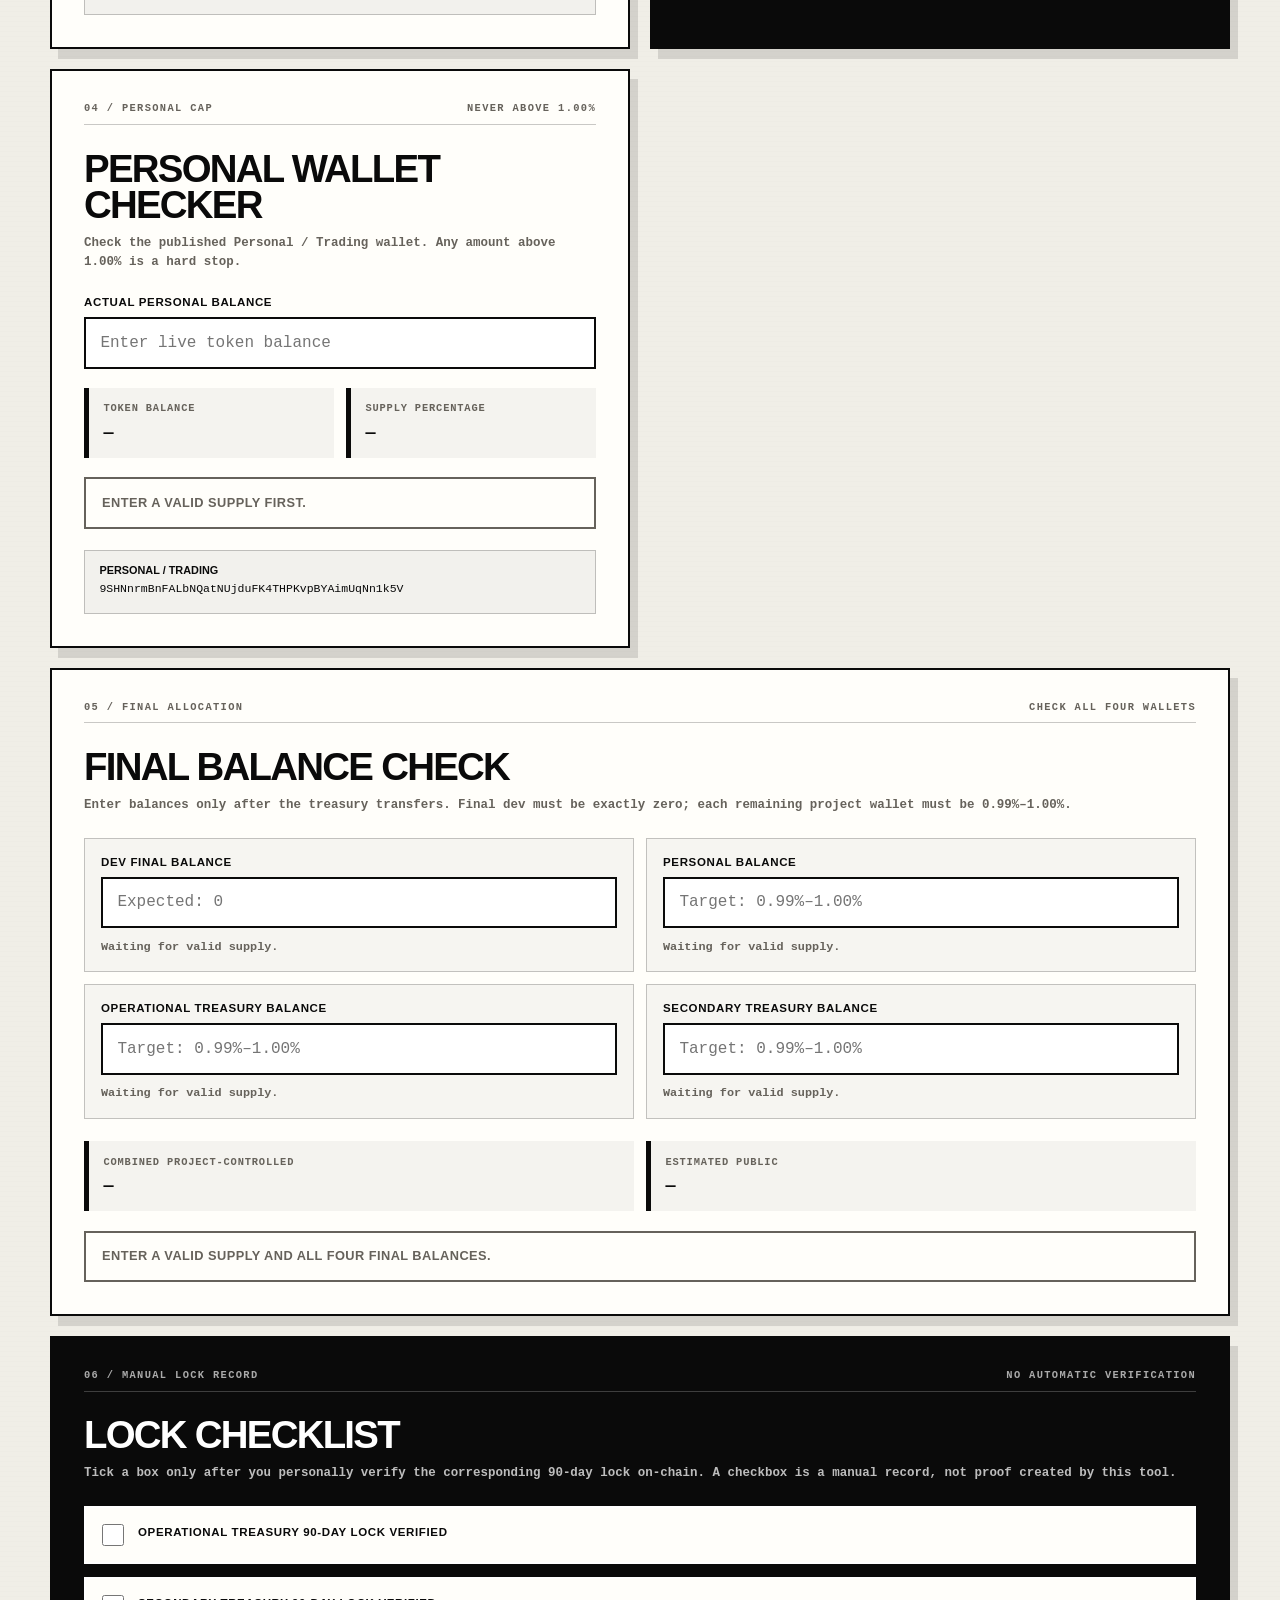
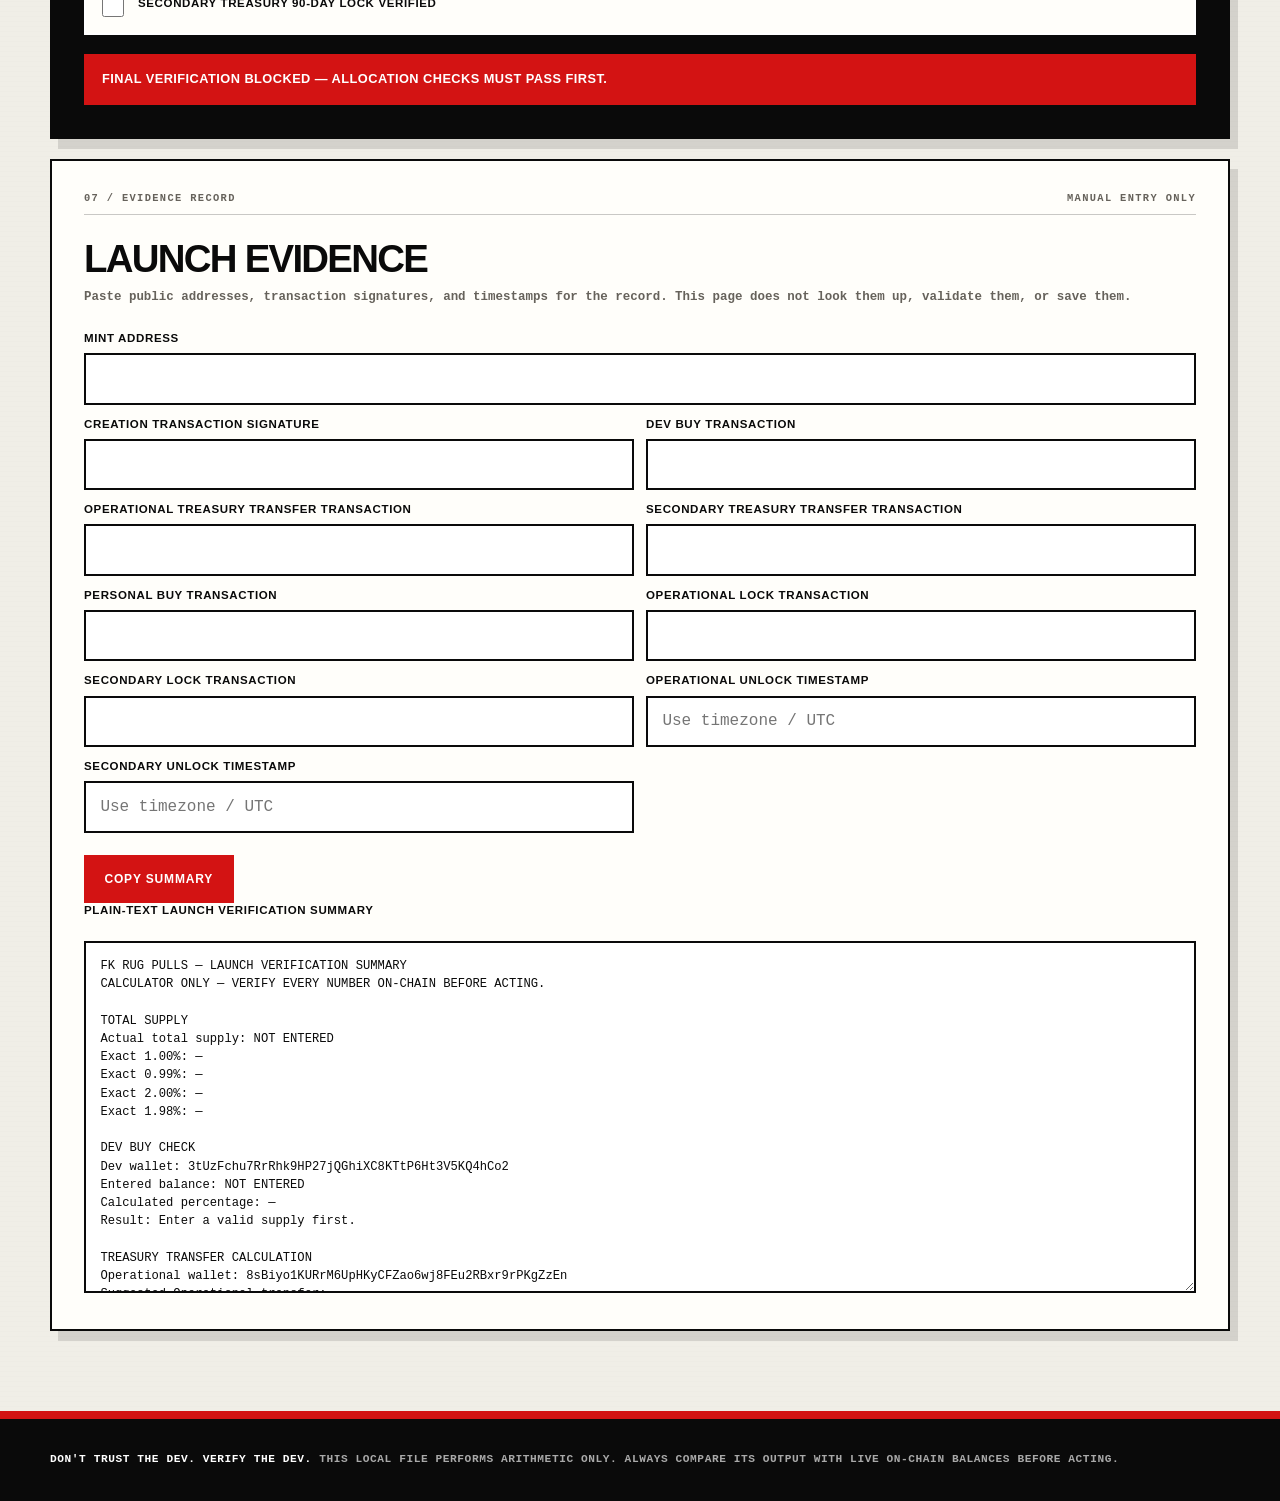
<file: tools/fkrp-launch-calculator.html>
<!doctype html>
<html lang="en">
<head>
  <meta charset="utf-8">
  <meta name="viewport" content="width=device-width, initial-scale=1">
  <meta name="theme-color" content="#0a0a0a">
  <meta name="description" content="A local-only FK RUG PULLS launch allocation calculator and manual verification record.">
  <meta http-equiv="Content-Security-Policy" content="default-src 'none'; style-src 'unsafe-inline'; script-src 'unsafe-inline'; img-src data:; base-uri 'none'; form-action 'none'; connect-src 'none'">
  <title>FK RUG PULLS — Launch Calculator / Checker</title>
  <style>
    :root {
      --ink: #0a0a0a;
      --paper: #f0eee7;
      --paper-light: #fffefa;
      --white: #fff;
      --red: #d31313;
      --green: #176b3a;
      --amber: #8a5700;
      --muted: #66625b;
      --rule: rgba(10, 10, 10, .22);
      --shadow: 8px 10px 0 rgba(10, 10, 10, .12);
      --max: 1180px;
    }

    * { box-sizing: border-box; }
    html { scroll-behavior: smooth; }
    body {
      margin: 0;
      color: var(--ink);
      background:
        repeating-linear-gradient(0deg, transparent 0, transparent 4px, rgba(0, 0, 0, .018) 5px),
        var(--paper);
      font-family: Arial, Helvetica, sans-serif;
    }
    button, input, textarea { font: inherit; }
    button { cursor: pointer; }
    code, .mono, input, textarea, output { font-family: "Courier New", Courier, monospace; }
    .skip-link {
      position: fixed;
      z-index: 100;
      top: 1rem;
      left: 1rem;
      padding: .75rem 1rem;
      color: var(--white);
      background: var(--ink);
      transform: translateY(-200%);
    }
    .skip-link:focus { transform: translateY(0); }
    .masthead {
      padding: 1rem max(1rem, calc((100vw - var(--max)) / 2));
      color: var(--white);
      background: var(--ink);
      border-bottom: 8px solid var(--red);
    }
    .masthead-row {
      display: flex;
      align-items: center;
      justify-content: space-between;
      gap: 1rem;
      min-height: 52px;
    }
    .wordmark {
      margin: 0;
      font: 900 1.25rem/1 "Arial Black", Impact, sans-serif;
      letter-spacing: -.05em;
    }
    .wordmark span { color: var(--red); }
    .case-label {
      color: #bcbcbc;
      font: 700 .68rem/1.3 "Courier New", monospace;
      text-align: right;
      text-transform: uppercase;
      letter-spacing: .13em;
    }
    .warning-banner {
      padding: clamp(1.4rem, 4vw, 2.4rem) max(1rem, calc((100vw - var(--max)) / 2));
      color: var(--white);
      background: var(--red);
    }
    .warning-banner p {
      max-width: var(--max);
      margin: 0;
      font: 900 clamp(1.6rem, 4vw, 3.3rem)/.98 "Arial Black", Impact, sans-serif;
      letter-spacing: -.045em;
      text-transform: uppercase;
    }
    .warning-banner small {
      display: block;
      margin-top: .9rem;
      font: 700 .78rem/1.5 "Courier New", monospace;
      letter-spacing: .04em;
    }
    main {
      width: min(calc(100% - 2rem), var(--max));
      margin: 0 auto;
      padding: clamp(2rem, 5vw, 4.5rem) 0 5rem;
    }
    .intro {
      display: grid;
      grid-template-columns: minmax(0, 1.2fr) minmax(280px, .8fr);
      gap: clamp(2rem, 6vw, 5rem);
      align-items: end;
      margin-bottom: 2.2rem;
    }
    h1, h2, h3 { text-transform: uppercase; }
    h1 {
      margin: 0;
      font: 900 clamp(3.2rem, 8vw, 7.4rem)/.78 "Arial Black", Impact, sans-serif;
      letter-spacing: -.075em;
    }
    .intro-copy {
      margin: 0;
      color: var(--muted);
      font: 700 .9rem/1.65 "Courier New", monospace;
    }
    .intro-copy strong { color: var(--ink); }
    .section-grid {
      display: grid;
      grid-template-columns: repeat(12, 1fr);
      gap: 1.25rem;
    }
    .card {
      grid-column: span 6;
      padding: clamp(1.25rem, 3vw, 2rem);
      background: var(--paper-light);
      border: 2px solid var(--ink);
      box-shadow: var(--shadow);
    }
    .card-wide { grid-column: 1 / -1; }
    .card-dark {
      color: var(--white);
      background: var(--ink);
      border-color: var(--ink);
    }
    .card-number {
      display: flex;
      align-items: center;
      justify-content: space-between;
      gap: 1rem;
      margin-bottom: 1.6rem;
      padding-bottom: .65rem;
      color: var(--muted);
      border-bottom: 1px solid var(--rule);
      font: 700 .65rem/1 "Courier New", monospace;
      letter-spacing: .13em;
      text-transform: uppercase;
    }
    .card-dark .card-number { color: #aaa; border-color: #3e3e3e; }
    h2 {
      margin: 0 0 .65rem;
      font: 900 clamp(1.55rem, 3vw, 2.4rem)/.95 "Arial Black", Impact, sans-serif;
      letter-spacing: -.045em;
    }
    h3 {
      margin: 1.5rem 0 .6rem;
      font: 900 .9rem/1.15 "Arial Black", sans-serif;
      letter-spacing: .02em;
    }
    .card-deck {
      margin: 0 0 1.4rem;
      color: var(--muted);
      font: 700 .78rem/1.55 "Courier New", monospace;
    }
    .card-dark .card-deck { color: #bdbdbd; }
    .field { margin-top: 1rem; }
    label, .field-label {
      display: block;
      margin-bottom: .45rem;
      font: 900 .72rem/1.3 "Arial Black", sans-serif;
      letter-spacing: .055em;
      text-transform: uppercase;
    }
    input[type="text"], textarea {
      width: 100%;
      padding: .86rem .9rem;
      color: var(--ink);
      background: var(--white);
      border: 2px solid var(--ink);
      border-radius: 0;
      font-size: 1rem;
      line-height: 1.25;
    }
    input[type="text"]:focus, textarea:focus, button:focus-visible, input[type="checkbox"]:focus-visible {
      outline: 4px solid rgba(211, 19, 19, .28);
      outline-offset: 2px;
    }
    .card-dark input[type="text"] { border-color: var(--white); }
    .field-hint {
      display: block;
      margin-top: .4rem;
      color: var(--muted);
      font: 400 .7rem/1.45 "Courier New", monospace;
    }
    .card-dark .field-hint { color: #aaa; }
    .target-grid, .result-grid, .final-grid, .evidence-grid {
      display: grid;
      grid-template-columns: repeat(2, minmax(0, 1fr));
      gap: .75rem;
    }
    .target-grid { margin-top: 1.4rem; }
    .result-grid { margin-top: 1.2rem; }
    .datum {
      min-width: 0;
      padding: .9rem;
      background: rgba(10, 10, 10, .045);
      border-left: 5px solid var(--ink);
    }
    .card-dark .datum { background: #181818; border-color: var(--red); }
    .datum dt {
      margin: 0 0 .45rem;
      color: var(--muted);
      font: 700 .65rem/1.2 "Courier New", monospace;
      text-transform: uppercase;
      letter-spacing: .08em;
    }
    .card-dark .datum dt { color: #aaa; }
    .datum dd {
      min-height: 1.2em;
      margin: 0;
      overflow-wrap: anywhere;
      font: 700 clamp(.84rem, 1.8vw, 1.05rem)/1.3 "Courier New", monospace;
    }
    .status {
      margin: 1.2rem 0 0;
      padding: .9rem 1rem;
      border: 2px solid currentColor;
      font: 900 .8rem/1.45 "Arial Black", sans-serif;
      letter-spacing: .035em;
      text-transform: uppercase;
    }
    .status[data-state="waiting"] { color: var(--muted); }
    .card-dark .status[data-state="waiting"] { color: #aaa; }
    .status[data-state="pass"] { color: var(--green); background: #edf8f1; }
    .status[data-state="warn"] { color: var(--amber); background: #fff6e5; }
    .status[data-state="stop"] { color: var(--white); background: var(--red); border-color: var(--red); }
    .card-dark .status[data-state="pass"] { color: var(--white); background: var(--green); border-color: #4ba16e; }
    .card-dark .status[data-state="warn"] { color: #ffd58b; background: #392600; border-color: #b87912; }
    .card-dark .status[data-state="stop"] { color: var(--white); background: var(--red); }
    .wallet-strip {
      margin-top: 1.3rem;
      padding: .9rem;
      background: rgba(10, 10, 10, .05);
      border: 1px solid var(--rule);
    }
    .wallet-strip strong {
      display: block;
      margin-bottom: .35rem;
      font: 900 .68rem/1 "Arial Black", sans-serif;
      text-transform: uppercase;
    }
    .wallet-strip code {
      display: block;
      overflow-wrap: anywhere;
      font-size: .72rem;
      line-height: 1.45;
    }
    .final-grid { margin: 1.4rem 0; }
    .balance-panel {
      padding: 1rem;
      border: 1px solid var(--rule);
      background: rgba(10, 10, 10, .035);
    }
    .balance-panel .field { margin-top: 0; }
    .balance-result {
      display: block;
      margin-top: .65rem;
      min-height: 1.4em;
      color: var(--muted);
      font: 700 .74rem/1.4 "Courier New", monospace;
    }
    .balance-result[data-state="pass"] { color: var(--green); }
    .balance-result[data-state="stop"] { color: var(--red); font-weight: 900; }
    .allocation-summary {
      display: grid;
      grid-template-columns: repeat(2, minmax(0, 1fr));
      gap: .75rem;
      margin-top: 1rem;
    }
    .checklist {
      display: grid;
      gap: .85rem;
      margin-top: 1.4rem;
    }
    .check-row {
      display: grid;
      grid-template-columns: 1.45rem 1fr;
      gap: .8rem;
      align-items: start;
      padding: 1rem;
      color: var(--ink);
      background: var(--paper-light);
      border: 2px solid var(--white);
    }
    .check-row label { margin: .08rem 0 0; cursor: pointer; }
    input[type="checkbox"] {
      width: 1.35rem;
      height: 1.35rem;
      margin: 0;
      accent-color: var(--red);
    }
    .evidence-grid { margin-top: 1.5rem; }
    .evidence-grid .field { margin-top: 0; }
    .evidence-grid .field-wide { grid-column: 1 / -1; }
    .button-row {
      display: flex;
      flex-wrap: wrap;
      gap: .75rem;
      align-items: center;
      margin-top: 1.4rem;
    }
    .button {
      min-height: 48px;
      padding: .85rem 1.15rem;
      color: var(--white);
      background: var(--red);
      border: 2px solid var(--red);
      font: 900 .75rem/1 "Arial Black", sans-serif;
      letter-spacing: .07em;
      text-transform: uppercase;
    }
    .button:hover { background: #ed1717; }
    .copy-feedback {
      min-height: 1.2em;
      color: var(--muted);
      font: 700 .72rem/1.4 "Courier New", monospace;
    }
    #summary-output {
      min-height: 22rem;
      margin-top: 1rem;
      resize: vertical;
      white-space: pre;
      font-size: .76rem;
      line-height: 1.5;
    }
    footer {
      padding: 2rem max(1rem, calc((100vw - var(--max)) / 2));
      color: #a9a9a9;
      background: var(--ink);
      border-top: 8px solid var(--red);
      font: 700 .7rem/1.55 "Courier New", monospace;
      text-transform: uppercase;
      letter-spacing: .05em;
    }
    footer strong { color: var(--white); }
    .noscript {
      margin: 1rem;
      padding: 1rem;
      color: var(--white);
      background: var(--red);
      font-weight: 900;
    }

    @media (max-width: 800px) {
      .intro { grid-template-columns: 1fr; }
      .card { grid-column: 1 / -1; }
      .final-grid, .evidence-grid { grid-template-columns: 1fr; }
      .evidence-grid .field-wide { grid-column: auto; }
    }
    @media (max-width: 520px) {
      .target-grid, .result-grid, .allocation-summary { grid-template-columns: 1fr; }
      .masthead-row { align-items: flex-start; }
      .case-label { max-width: 13rem; }
      .card { padding: 1.1rem; box-shadow: 5px 6px 0 rgba(10, 10, 10, .12); }
    }
    @media print {
      body { background: var(--white); }
      .masthead, footer { color: var(--ink); background: var(--white); }
      .warning-banner { color: var(--ink); background: var(--white); border: 5px solid var(--red); }
      .button-row { display: none; }
      .card { break-inside: avoid; box-shadow: none; }
    }
  </style>
</head>
<body>
  <a class="skip-link" href="#calculator">Skip to calculator</a>

  <header class="masthead">
    <div class="masthead-row">
      <p class="wordmark">FRP<span>.</span></p>
      <span class="case-label">Local launch arithmetic / case file 001</span>
    </div>
  </header>

  <div class="warning-banner" role="alert">
    <p>Calculator only — verify every number on-chain before acting.</p>
    <small>No wallet connection. No signing. No transactions. No network calls. No claim of an actual lock or launch.</small>
  </div>

  <noscript><p class="noscript">JavaScript is required for local arithmetic. This file does not contact a network.</p></noscript>

  <main id="calculator">
    <section class="intro" aria-labelledby="page-title">
      <h1 id="page-title">Launch<br>Checker</h1>
      <p class="intro-copy"><strong>Use live on-chain numbers.</strong> This page calculates allocation arithmetic only. Amounts are handled as decimal integers with exact <code>BigInt</code> comparisons—never binary floating-point status checks.</p>
    </section>

    <div class="section-grid">
      <section class="card card-wide" aria-labelledby="supply-title">
        <div class="card-number"><span>01 / Source number</span><span>Required first</span></div>
        <h2 id="supply-title">Actual total supply</h2>
        <p class="card-deck">Enter the total token supply shown on-chain. Do not assume one billion.</p>
        <div class="field">
          <label for="total-supply">Total FRP supply</label>
          <input class="numeric-input" id="total-supply" type="text" inputmode="decimal" autocomplete="off" spellcheck="false" placeholder="Example: 1,000,000,000" aria-describedby="supply-hint supply-status">
          <small class="field-hint" id="supply-hint">Non-negative decimal notation only; commas are allowed. Maximum 18 decimal places.</small>
        </div>
        <dl class="target-grid">
          <div class="datum"><dt>Exact 1.00%</dt><dd><output id="target-100">—</output></dd></div>
          <div class="datum"><dt>Exact 0.99%</dt><dd><output id="target-099">—</output></dd></div>
          <div class="datum"><dt>Exact 2.00%</dt><dd><output id="target-200">—</output></dd></div>
          <div class="datum"><dt>Exact 1.98%</dt><dd><output id="target-198">—</output></dd></div>
        </dl>
        <p class="status" id="supply-status" data-state="waiting" aria-live="polite">Waiting for actual total supply.</p>
      </section>

      <section class="card" aria-labelledby="dev-title">
        <div class="card-number"><span>02 / Temporary holding</span><span>Target 1.98%–2.00%</span></div>
        <h2 id="dev-title">Dev buy checker</h2>
        <p class="card-deck">Check the Dev / Deployer balance immediately after the initial buy.</p>
        <div class="field">
          <label for="dev-buy-balance">Actual dev balance</label>
          <input class="numeric-input" id="dev-buy-balance" type="text" inputmode="decimal" autocomplete="off" spellcheck="false" placeholder="Enter live token balance" aria-describedby="dev-status">
        </div>
        <dl class="result-grid">
          <div class="datum"><dt>Token balance</dt><dd><output id="dev-balance-output">—</output></dd></div>
          <div class="datum"><dt>Supply percentage</dt><dd><output id="dev-percent-output">—</output></dd></div>
        </dl>
        <p class="status" id="dev-status" data-state="waiting" aria-live="polite">Enter supply and dev balance.</p>
        <div class="wallet-strip"><strong>Dev / Deployer</strong><code>3tUzFchu7RrRhk9HP27jQGhiXC8KTtP6Ht3V5KQ4hCo2</code></div>
      </section>

      <section class="card card-dark" aria-labelledby="transfer-title">
        <div class="card-number"><span>03 / Transfer arithmetic</span><span>Dev remainder 0</span></div>
        <h2 id="transfer-title">Treasury transfers</h2>
        <p class="card-deck">Uses the dev balance above. A balance inside 1.98%–2.00% is split evenly; exactly 2.00% produces two exact 1.00% transfers.</p>
        <dl class="result-grid">
          <div class="datum"><dt>Operational transfer</dt><dd><output id="operational-transfer">—</output></dd></div>
          <div class="datum"><dt>Secondary transfer</dt><dd><output id="secondary-transfer">—</output></dd></div>
          <div class="datum"><dt>Expected dev remainder</dt><dd><output id="dev-remainder">—</output></dd></div>
          <div class="datum"><dt>Minimum total required</dt><dd><output id="minimum-dev-required">—</output></dd></div>
        </dl>
        <p class="status" id="transfer-status" data-state="waiting" aria-live="polite">Enter supply and dev balance.</p>
      </section>

      <section class="card" aria-labelledby="personal-title">
        <div class="card-number"><span>04 / Personal cap</span><span>Never above 1.00%</span></div>
        <h2 id="personal-title">Personal wallet checker</h2>
        <p class="card-deck">Check the published Personal / Trading wallet. Any amount above 1.00% is a hard stop.</p>
        <div class="field">
          <label for="personal-check-balance">Actual personal balance</label>
          <input class="numeric-input" id="personal-check-balance" type="text" inputmode="decimal" autocomplete="off" spellcheck="false" placeholder="Enter live token balance" aria-describedby="personal-status">
        </div>
        <dl class="result-grid">
          <div class="datum"><dt>Token balance</dt><dd><output id="personal-balance-output">—</output></dd></div>
          <div class="datum"><dt>Supply percentage</dt><dd><output id="personal-percent-output">—</output></dd></div>
        </dl>
        <p class="status" id="personal-status" data-state="waiting" aria-live="polite">Enter supply and personal balance.</p>
        <div class="wallet-strip"><strong>Personal / Trading</strong><code>9SHNnrmBnFALbNQatNUjduFK4THPKvpBYAimUqNn1k5V</code></div>
      </section>

      <section class="card card-wide" aria-labelledby="final-title">
        <div class="card-number"><span>05 / Final allocation</span><span>Check all four wallets</span></div>
        <h2 id="final-title">Final balance check</h2>
        <p class="card-deck">Enter balances only after the treasury transfers. Final dev must be exactly zero; each remaining project wallet must be 0.99%–1.00%.</p>
        <div class="final-grid">
          <div class="balance-panel">
            <div class="field"><label for="final-dev">Dev final balance</label><input class="numeric-input final-input" id="final-dev" type="text" inputmode="decimal" autocomplete="off" spellcheck="false" placeholder="Expected: 0"></div>
            <output class="balance-result" id="final-dev-result" data-state="waiting">Waiting for balance.</output>
          </div>
          <div class="balance-panel">
            <div class="field"><label for="final-personal">Personal balance</label><input class="numeric-input final-input" id="final-personal" type="text" inputmode="decimal" autocomplete="off" spellcheck="false" placeholder="Target: 0.99%–1.00%"></div>
            <output class="balance-result" id="final-personal-result" data-state="waiting">Waiting for balance.</output>
          </div>
          <div class="balance-panel">
            <div class="field"><label for="final-operational">Operational Treasury balance</label><input class="numeric-input final-input" id="final-operational" type="text" inputmode="decimal" autocomplete="off" spellcheck="false" placeholder="Target: 0.99%–1.00%"></div>
            <output class="balance-result" id="final-operational-result" data-state="waiting">Waiting for balance.</output>
          </div>
          <div class="balance-panel">
            <div class="field"><label for="final-secondary">Secondary Treasury balance</label><input class="numeric-input final-input" id="final-secondary" type="text" inputmode="decimal" autocomplete="off" spellcheck="false" placeholder="Target: 0.99%–1.00%"></div>
            <output class="balance-result" id="final-secondary-result" data-state="waiting">Waiting for balance.</output>
          </div>
        </div>
        <dl class="allocation-summary">
          <div class="datum"><dt>Combined project-controlled</dt><dd><output id="project-total">—</output></dd></div>
          <div class="datum"><dt>Estimated public</dt><dd><output id="public-total">—</output></dd></div>
        </dl>
        <p class="status" id="allocation-status" data-state="waiting" aria-live="polite">Enter supply and all four final balances.</p>
      </section>

      <section class="card card-wide card-dark" aria-labelledby="lock-title">
        <div class="card-number"><span>06 / Manual lock record</span><span>No automatic verification</span></div>
        <h2 id="lock-title">Lock checklist</h2>
        <p class="card-deck">Tick a box only after you personally verify the corresponding 90-day lock on-chain. A checkbox is a manual record, not proof created by this tool.</p>
        <div class="checklist">
          <div class="check-row"><input id="operational-lock" type="checkbox"><label for="operational-lock">Operational Treasury 90-day lock verified</label></div>
          <div class="check-row"><input id="secondary-lock" type="checkbox"><label for="secondary-lock">Secondary Treasury 90-day lock verified</label></div>
        </div>
        <p class="status" id="verification-status" data-state="waiting" aria-live="assertive">Final verification blocked — allocation and both manual lock checks are required.</p>
      </section>

      <section class="card card-wide" aria-labelledby="evidence-title">
        <div class="card-number"><span>07 / Evidence record</span><span>Manual entry only</span></div>
        <h2 id="evidence-title">Launch evidence</h2>
        <p class="card-deck">Paste public addresses, transaction signatures, and timestamps for the record. This page does not look them up, validate them, or save them.</p>
        <div class="evidence-grid">
          <div class="field field-wide"><label for="mint-address">Mint address</label><input id="mint-address" type="text" autocomplete="off" spellcheck="false"></div>
          <div class="field"><label for="creation-transaction">Creation transaction signature</label><input id="creation-transaction" type="text" autocomplete="off" spellcheck="false"></div>
          <div class="field"><label for="dev-buy-transaction">Dev buy transaction</label><input id="dev-buy-transaction" type="text" autocomplete="off" spellcheck="false"></div>
          <div class="field"><label for="operational-transfer-transaction">Operational Treasury transfer transaction</label><input id="operational-transfer-transaction" type="text" autocomplete="off" spellcheck="false"></div>
          <div class="field"><label for="secondary-transfer-transaction">Secondary Treasury transfer transaction</label><input id="secondary-transfer-transaction" type="text" autocomplete="off" spellcheck="false"></div>
          <div class="field"><label for="personal-buy-transaction">Personal buy transaction</label><input id="personal-buy-transaction" type="text" autocomplete="off" spellcheck="false"></div>
          <div class="field"><label for="operational-lock-transaction">Operational lock transaction</label><input id="operational-lock-transaction" type="text" autocomplete="off" spellcheck="false"></div>
          <div class="field"><label for="secondary-lock-transaction">Secondary lock transaction</label><input id="secondary-lock-transaction" type="text" autocomplete="off" spellcheck="false"></div>
          <div class="field"><label for="operational-unlock-timestamp">Operational unlock timestamp</label><input id="operational-unlock-timestamp" type="text" autocomplete="off" spellcheck="false" placeholder="Use timezone / UTC"></div>
          <div class="field"><label for="secondary-unlock-timestamp">Secondary unlock timestamp</label><input id="secondary-unlock-timestamp" type="text" autocomplete="off" spellcheck="false" placeholder="Use timezone / UTC"></div>
        </div>
        <div class="button-row">
          <button class="button" id="copy-summary" type="button">Copy summary</button>
          <span class="copy-feedback" id="copy-feedback" aria-live="polite"></span>
        </div>
        <label class="field-label" for="summary-output">Plain-text launch verification summary</label>
        <textarea id="summary-output" readonly spellcheck="false" aria-label="Plain-text launch verification summary"></textarea>
      </section>
    </div>
  </main>

  <footer><strong>Don't trust the dev. Verify the dev.</strong> This local file performs arithmetic only. Always compare its output with live on-chain balances before acting.</footer>

  <script>
    (() => {
      "use strict";

      const TEN = 10n;
      const ZERO = Object.freeze({ n: 0n, d: 1n });

      function gcd(a, b) {
        a = a < 0n ? -a : a;
        b = b < 0n ? -b : b;
        while (b !== 0n) {
          const next = a % b;
          a = b;
          b = next;
        }
        return a;
      }

      function rational(n, d = 1n) {
        if (d === 0n) throw new Error("Division by zero.");
        if (d < 0n) { n = -n; d = -d; }
        if (n === 0n) return ZERO;
        const divisor = gcd(n, d);
        return { n: n / divisor, d: d / divisor };
      }

      function parseAmount(value) {
        const cleaned = String(value).trim().replace(/[,_\s]/g, "");
        if (!cleaned) return null;
        if (!/^\d+(?:\.\d+)?$/.test(cleaned)) {
          throw new Error("Use non-negative decimal digits only.");
        }
        const [whole, fraction = ""] = cleaned.split(".");
        if (fraction.length > 18) throw new Error("Use no more than 18 decimal places.");
        const denominator = TEN ** BigInt(fraction.length);
        const numerator = BigInt(whole + fraction);
        return rational(numerator, denominator);
      }

      function add(a, b) { return rational(a.n * b.d + b.n * a.d, a.d * b.d); }
      function subtract(a, b) { return rational(a.n * b.d - b.n * a.d, a.d * b.d); }
      function compare(a, b) {
        const difference = a.n * b.d - b.n * a.d;
        return difference < 0n ? -1 : difference > 0n ? 1 : 0;
      }
      function percentAmount(supply, basisPoints) {
        return rational(supply.n * BigInt(basisPoints), supply.d * 10000n);
      }
      function compareBasisPoints(amount, supply, basisPoints) {
        const left = amount.n * supply.d * 10000n;
        const right = supply.n * amount.d * BigInt(basisPoints);
        return left < right ? -1 : left > right ? 1 : 0;
      }
      function percentRatio(amount, supply) {
        return rational(amount.n * supply.d * 100n, amount.d * supply.n);
      }

      function groupInteger(text) {
        const sign = text.startsWith("-") ? "-" : "";
        const digits = sign ? text.slice(1) : text;
        return sign + digits.replace(/\B(?=(\d{3})+(?!\d))/g, ",");
      }

      function formatAmount(value, maxDecimals = 30) {
        if (!value) return "—";
        const negative = value.n < 0n;
        let numerator = negative ? -value.n : value.n;
        const whole = numerator / value.d;
        let remainder = numerator % value.d;
        let decimals = "";
        let places = 0;
        while (remainder !== 0n && places < maxDecimals) {
          remainder *= TEN;
          decimals += String(remainder / value.d);
          remainder %= value.d;
          places += 1;
        }
        decimals = decimals.replace(/0+$/, "");
        const prefix = negative ? "-" : "";
        return prefix + groupInteger(String(whole)) + (decimals ? "." + decimals : "") + (remainder ? "…" : "");
      }

      function formatPercent(amount, supply, places = 6) {
        const value = percentRatio(amount, supply);
        const negative = value.n < 0n;
        const numerator = negative ? -value.n : value.n;
        const scale = TEN ** BigInt(places);
        let scaled = numerator * scale / value.d;
        const remainder = numerator * scale % value.d;
        if (remainder * 2n >= value.d) scaled += 1n;
        const digits = String(scaled).padStart(places + 1, "0");
        const split = digits.length - places;
        return (negative ? "-" : "") + digits.slice(0, split) + "." + digits.slice(split) + "%";
      }

      function transferPlan(devBalance, supply) {
        const minimumTotal = percentAmount(supply, 198);
        const exactTwoPercent = percentAmount(supply, 200);
        const exactOnePercent = percentAmount(supply, 100);
        if (compare(devBalance, minimumTotal) < 0) {
          return {
            state: "insufficient",
            operational: null,
            secondary: null,
            remainder: devBalance,
            minimumTotal,
            shortfall: subtract(minimumTotal, devBalance)
          };
        }
        if (compare(devBalance, exactTwoPercent) <= 0) {
          const half = rational(devBalance.n, devBalance.d * 2n);
          return {
            state: "pass",
            operational: half,
            secondary: half,
            remainder: ZERO,
            minimumTotal,
            shortfall: ZERO
          };
        }
        return {
          state: "excess",
          operational: exactOnePercent,
          secondary: exactOnePercent,
          remainder: subtract(devBalance, exactTwoPercent),
          minimumTotal,
          shortfall: ZERO
        };
      }

      function isInBasisPointRange(amount, supply, minimumBasisPoints, maximumBasisPoints) {
        return compareBasisPoints(amount, supply, minimumBasisPoints) >= 0 && compareBasisPoints(amount, supply, maximumBasisPoints) <= 0;
      }

      function finalAllocationCheck(balances, supply) {
        const project = add(add(balances.dev, balances.personal), add(balances.operational, balances.secondary));
        const publicAmount = subtract(supply, project);
        const walletChecks = {
          dev: balances.dev.n === 0n,
          personal: isInBasisPointRange(balances.personal, supply, 99, 100),
          operational: isInBasisPointRange(balances.operational, supply, 99, 100),
          secondary: isInBasisPointRange(balances.secondary, supply, 99, 100)
        };
        const projectRange = isInBasisPointRange(project, supply, 297, 300);
        const publicRange = isInBasisPointRange(publicAmount, supply, 9700, 9703);
        return {
          pass: Object.values(walletChecks).every(Boolean) && projectRange && publicRange,
          walletChecks,
          projectRange,
          publicRange,
          project,
          publicAmount
        };
      }

      function verificationReady(allocationChecksPass, operationalLockChecked, secondaryLockChecked) {
        return Boolean(allocationChecksPass && operationalLockChecked && secondaryLockChecked);
      }

      const core = Object.freeze({
        parseAmount,
        rational,
        add,
        subtract,
        compare,
        percentAmount,
        compareBasisPoints,
        percentRatio,
        formatAmount,
        formatPercent,
        transferPlan,
        isInBasisPointRange,
        finalAllocationCheck,
        verificationReady
      });
      globalThis.FKRPCalculatorCore = core;
      if (typeof document === "undefined") return;

      const byId = (id) => document.getElementById(id);
      let allocationPass = false;

      function setText(id, value) { byId(id).textContent = value; }
      function setStatus(id, state, text) {
        const element = byId(id);
        element.dataset.state = state;
        element.textContent = text;
      }
      function readAmount(id) { return parseAmount(byId(id).value); }
      function resetOutputs(ids) { ids.forEach((id) => setText(id, "—")); }
      function inRange(amount, supply, minimumBasisPoints, maximumBasisPoints) {
        return isInBasisPointRange(amount, supply, minimumBasisPoints, maximumBasisPoints);
      }

      function getSupply() {
        const supply = readAmount("total-supply");
        if (!supply) return null;
        if (supply.n <= 0n) throw new Error("Total supply must be greater than zero.");
        return supply;
      }

      function renderSupply(supply, error) {
        if (error) {
          resetOutputs(["target-100", "target-099", "target-200", "target-198"]);
          setStatus("supply-status", "stop", "STOP — " + error.message);
          return;
        }
        if (!supply) {
          resetOutputs(["target-100", "target-099", "target-200", "target-198"]);
          setStatus("supply-status", "waiting", "Waiting for actual total supply.");
          return;
        }
        setText("target-100", formatAmount(percentAmount(supply, 100)));
        setText("target-099", formatAmount(percentAmount(supply, 99)));
        setText("target-200", formatAmount(percentAmount(supply, 200)));
        setText("target-198", formatAmount(percentAmount(supply, 198)));
        setStatus("supply-status", "pass", "Supply accepted for local calculation: " + formatAmount(supply) + " FRP.");
      }

      function renderDev(supply) {
        resetOutputs(["dev-balance-output", "dev-percent-output"]);
        if (!supply) {
          setStatus("dev-status", "waiting", "Enter a valid supply first.");
          return null;
        }
        try {
          const balance = readAmount("dev-buy-balance");
          if (!balance) {
            setStatus("dev-status", "waiting", "Enter the actual dev balance.");
            return null;
          }
          setText("dev-balance-output", formatAmount(balance));
          setText("dev-percent-output", formatPercent(balance, supply));
          if (compareBasisPoints(balance, supply, 198) < 0) {
            setStatus("dev-status", "warn", "UNDERSHOOT — below 1.98%. Do not continue with treasury transfers.");
          } else if (compareBasisPoints(balance, supply, 200) > 0) {
            setStatus("dev-status", "stop", "OVERSHOOT — above 2.00%. Stop and verify the allocation.");
          } else {
            setStatus("dev-status", "pass", "PASS — dev balance is inside 1.98%–2.00%.");
          }
          return balance;
        } catch (error) {
          setStatus("dev-status", "stop", "STOP — " + error.message);
          return null;
        }
      }

      function renderTransfers(supply, devBalance) {
        resetOutputs(["operational-transfer", "secondary-transfer", "dev-remainder", "minimum-dev-required"]);
        if (!supply || !devBalance) {
          setStatus("transfer-status", "waiting", "Enter a valid supply and dev balance.");
          return;
        }
        const plan = transferPlan(devBalance, supply);
        setText("minimum-dev-required", formatAmount(plan.minimumTotal));
        if (plan.state === "insufficient") {
          setStatus("transfer-status", "stop", "STOP — dev cannot fund both treasuries to at least 0.99%. Shortfall: " + formatAmount(plan.shortfall) + " FRP.");
          return;
        }
        if (plan.state === "excess") {
          setStatus("transfer-status", "stop", "STOP — dev is above 2.00%. No valid two-treasury transfer plan can use the full balance while keeping both treasuries at or below 1.00%. Excess: " + formatAmount(plan.remainder) + " FRP.");
          return;
        }
        setText("operational-transfer", formatAmount(plan.operational));
        setText("secondary-transfer", formatAmount(plan.secondary));
        setText("dev-remainder", formatAmount(plan.remainder));
        const targetNote = compareBasisPoints(devBalance, supply, 200) === 0
          ? "Two exact 1.00% transfers; expected dev remainder is 0."
          : "Even split keeps both treasuries inside 0.99%–1.00%; expected dev remainder is 0.";
        setStatus("transfer-status", "pass", "PASS — " + targetNote);
      }

      function renderPersonal(supply) {
        resetOutputs(["personal-balance-output", "personal-percent-output"]);
        if (!supply) {
          setStatus("personal-status", "waiting", "Enter a valid supply first.");
          return;
        }
        try {
          const balance = readAmount("personal-check-balance");
          if (!balance) {
            setStatus("personal-status", "waiting", "Enter the actual personal balance.");
            return;
          }
          setText("personal-balance-output", formatAmount(balance));
          setText("personal-percent-output", formatPercent(balance, supply));
          if (compareBasisPoints(balance, supply, 99) < 0) {
            setStatus("personal-status", "warn", "UNDERSHOOT — below 0.99%.");
          } else if (compareBasisPoints(balance, supply, 100) > 0) {
            setStatus("personal-status", "stop", "STOP / OVERSHOOT — personal wallet is above the absolute 1.00% cap.");
          } else {
            setStatus("personal-status", "pass", "PASS — personal balance is inside 0.99%–1.00%.");
          }
        } catch (error) {
          setStatus("personal-status", "stop", "STOP — " + error.message);
        }
      }

      function setBalanceResult(id, state, text) {
        const output = byId(id);
        output.dataset.state = state;
        output.textContent = text;
      }

      function renderFinal(supply) {
        allocationPass = false;
        setText("project-total", "—");
        setText("public-total", "—");
        const definitions = [
          { input: "final-dev", output: "final-dev-result", label: "Dev", kind: "zero" },
          { input: "final-personal", output: "final-personal-result", label: "Personal", kind: "range" },
          { input: "final-operational", output: "final-operational-result", label: "Operational", kind: "range" },
          { input: "final-secondary", output: "final-secondary-result", label: "Secondary", kind: "range" }
        ];
        if (!supply) {
          definitions.forEach((item) => setBalanceResult(item.output, "waiting", "Waiting for valid supply."));
          setStatus("allocation-status", "waiting", "Enter a valid supply and all four final balances.");
          return;
        }
        const values = [];
        try {
          for (const item of definitions) {
            const value = readAmount(item.input);
            if (!value) {
              definitions.forEach((definition) => setBalanceResult(definition.output, "waiting", "Waiting for all four balances."));
              setStatus("allocation-status", "waiting", "Enter all four final balances.");
              return;
            }
            values.push({ ...item, value });
          }
        } catch (error) {
          definitions.forEach((item) => setBalanceResult(item.output, "stop", "Check numeric input."));
          setStatus("allocation-status", "stop", "STOP — " + error.message);
          return;
        }

        const balances = {
          dev: values[0].value,
          personal: values[1].value,
          operational: values[2].value,
          secondary: values[3].value
        };
        const check = finalAllocationCheck(balances, supply);
        for (const item of values) {
          const percentage = formatPercent(item.value, supply);
          const passes = item.kind === "zero" ? check.walletChecks.dev : check.walletChecks[item.label.toLowerCase()];
          const expectation = item.kind === "zero" ? "must be exactly 0%" : "must be 0.99%–1.00%";
          setBalanceResult(item.output, passes ? "pass" : "stop", (passes ? "PASS" : "STOP") + " — " + percentage + (passes ? "" : "; " + expectation + "."));
        }

        setText("project-total", formatAmount(check.project) + " / " + formatPercent(check.project, supply));
        setText("public-total", formatAmount(check.publicAmount) + " / " + formatPercent(check.publicAmount, supply));
        allocationPass = check.pass;
        if (allocationPass) {
          setStatus("allocation-status", "pass", "READY TO PROCEED TO LOCKING");
        } else {
          setStatus("allocation-status", "stop", "STOP — FIX ALLOCATION BEFORE LOCKING");
        }
      }

      function renderLockStatus() {
        const operationalLock = byId("operational-lock").checked;
        const secondaryLock = byId("secondary-lock").checked;
        if (verificationReady(allocationPass, operationalLock, secondaryLock)) {
          setStatus("verification-status", "pass", "READY FOR FINAL ON-CHAIN VERIFICATION");
        } else if (!allocationPass) {
          setStatus("verification-status", "stop", "Final verification blocked — allocation checks must pass first.");
        } else {
          setStatus("verification-status", "warn", "Final verification blocked — manually verify and check both 90-day locks.");
        }
      }

      function renderAll() {
        let supply = null;
        let supplyError = null;
        try { supply = getSupply(); } catch (error) { supplyError = error; }
        renderSupply(supply, supplyError);
        const devBalance = supply ? renderDev(supply) : (renderDev(null), null);
        renderTransfers(supply, devBalance);
        renderPersonal(supply);
        renderFinal(supply);
        renderLockStatus();
      }

      function valueOrNotEntered(id) {
        const value = byId(id).value.trim();
        return value || "NOT ENTERED";
      }

      function statusText(id) { return byId(id).textContent.trim(); }

      function buildSummary() {
        renderAll();
        const evidence = [
          ["Mint address", "mint-address"],
          ["Creation transaction signature", "creation-transaction"],
          ["Dev buy transaction", "dev-buy-transaction"],
          ["Operational Treasury transfer transaction", "operational-transfer-transaction"],
          ["Secondary Treasury transfer transaction", "secondary-transfer-transaction"],
          ["Personal buy transaction", "personal-buy-transaction"],
          ["Operational lock transaction", "operational-lock-transaction"],
          ["Secondary lock transaction", "secondary-lock-transaction"],
          ["Operational unlock timestamp", "operational-unlock-timestamp"],
          ["Secondary unlock timestamp", "secondary-unlock-timestamp"]
        ];
        const lines = [
          "FK RUG PULLS — LAUNCH VERIFICATION SUMMARY",
          "CALCULATOR ONLY — VERIFY EVERY NUMBER ON-CHAIN BEFORE ACTING.",
          "",
          "TOTAL SUPPLY",
          "Actual total supply: " + valueOrNotEntered("total-supply"),
          "Exact 1.00%: " + statusText("target-100"),
          "Exact 0.99%: " + statusText("target-099"),
          "Exact 2.00%: " + statusText("target-200"),
          "Exact 1.98%: " + statusText("target-198"),
          "",
          "DEV BUY CHECK",
          "Dev wallet: 3tUzFchu7RrRhk9HP27jQGhiXC8KTtP6Ht3V5KQ4hCo2",
          "Entered balance: " + valueOrNotEntered("dev-buy-balance"),
          "Calculated percentage: " + statusText("dev-percent-output"),
          "Result: " + statusText("dev-status"),
          "",
          "TREASURY TRANSFER CALCULATION",
          "Operational wallet: 8sBiyo1KURrM6UpHKyCFZao6wj8FEu2RBxr9rPKgZzEn",
          "Suggested Operational transfer: " + statusText("operational-transfer"),
          "Secondary wallet: 9auPy6qFFd41jirxw1Qo4BaZdEzo5EYyc52tQDZrJvQk",
          "Suggested Secondary transfer: " + statusText("secondary-transfer"),
          "Expected dev remainder: " + statusText("dev-remainder"),
          "Result: " + statusText("transfer-status"),
          "",
          "PERSONAL WALLET CHECK",
          "Personal wallet: 9SHNnrmBnFALbNQatNUjduFK4THPKvpBYAimUqNn1k5V",
          "Entered balance: " + valueOrNotEntered("personal-check-balance"),
          "Calculated percentage: " + statusText("personal-percent-output"),
          "Result: " + statusText("personal-status"),
          "",
          "FINAL BALANCES",
          "Dev: " + valueOrNotEntered("final-dev") + " / " + statusText("final-dev-result"),
          "Personal: " + valueOrNotEntered("final-personal") + " / " + statusText("final-personal-result"),
          "Operational Treasury: " + valueOrNotEntered("final-operational") + " / " + statusText("final-operational-result"),
          "Secondary Treasury: " + valueOrNotEntered("final-secondary") + " / " + statusText("final-secondary-result"),
          "Project-controlled total: " + statusText("project-total"),
          "Estimated public total: " + statusText("public-total"),
          "Allocation result: " + statusText("allocation-status"),
          "",
          "MANUAL LOCK CHECKLIST",
          "Operational Treasury 90-day lock verified: " + (byId("operational-lock").checked ? "YES" : "NO"),
          "Secondary Treasury 90-day lock verified: " + (byId("secondary-lock").checked ? "YES" : "NO"),
          "Final verification status: " + statusText("verification-status"),
          "",
          "EVIDENCE"
        ];
        evidence.forEach(([label, id]) => lines.push(label + ": " + valueOrNotEntered(id)));
        lines.push("", "This summary is a manual record. It is not automatic on-chain verification and does not prove that any lock or transaction occurred.");
        return lines.join("\n");
      }

      async function copySummary() {
        const summary = buildSummary();
        const output = byId("summary-output");
        const feedback = byId("copy-feedback");
        output.value = summary;
        try {
          if (!navigator.clipboard || !navigator.clipboard.writeText) throw new Error("Clipboard API unavailable");
          await navigator.clipboard.writeText(summary);
          feedback.textContent = "Summary copied. Paste it into the launch record after checking every line.";
        } catch (error) {
          output.focus();
          output.select();
          let copied = false;
          try { copied = document.execCommand("copy"); } catch (ignored) { copied = false; }
          feedback.textContent = copied
            ? "Summary copied. Paste it into the launch record after checking every line."
            : "Clipboard access was blocked. The summary is selected below; press Command-C to copy it.";
        }
      }

      document.querySelectorAll(".numeric-input").forEach((input) => input.addEventListener("input", renderAll));
      byId("operational-lock").addEventListener("change", renderAll);
      byId("secondary-lock").addEventListener("change", renderAll);
      byId("copy-summary").addEventListener("click", copySummary);
      renderAll();
      byId("summary-output").value = buildSummary();
    })();
  </script>
</body>
</html>
</file>
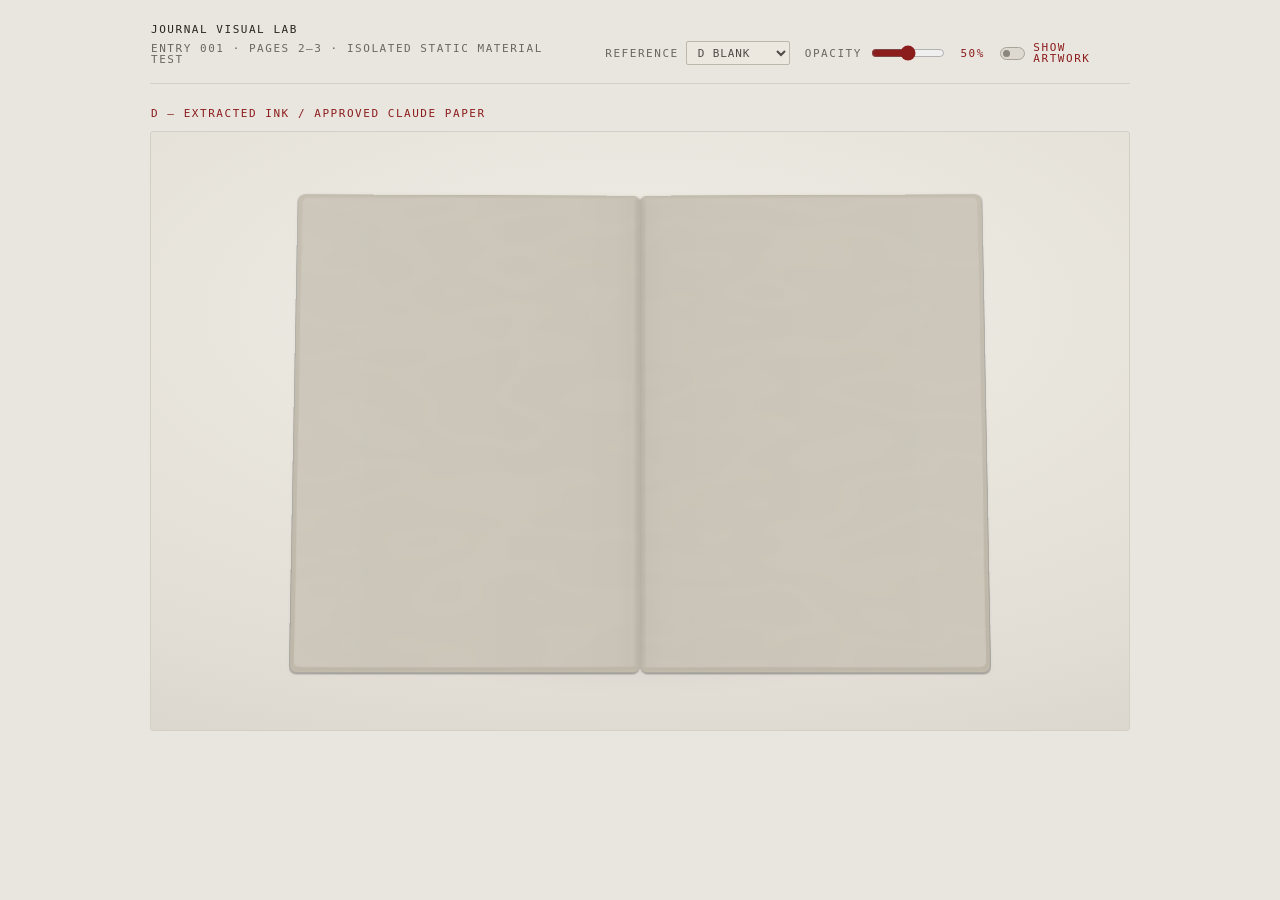
<file: tools/journal-visual-lab.html>
<!doctype html>
<html lang="en">
<head>
  <meta charset="utf-8">
  <meta name="viewport" content="width=device-width, initial-scale=1">
  <meta name="robots" content="noindex,nofollow">
  <title>Journal Visual Lab — Approved Claude Paper</title>
  <link rel="stylesheet" href="./journal-visual-lab/lab.css">
</head>
<body>
  <main class="lab" aria-labelledby="lab-title">
    <header class="lab-header">
      <div>
        <h1 id="lab-title">JOURNAL VISUAL LAB</h1>
        <p>ENTRY 001 · PAGES 2–3 · ISOLATED STATIC MATERIAL TEST</p>
      </div>

      <div class="dev-controls" aria-label="Development comparison controls">
        <label class="reference-mode-control">
          REFERENCE
          <select id="reference-mode">
            <option value="current">D BLANK</option>
            <option value="reference">CLAUDE</option>
            <option value="overlay">OVERLAY</option>
          </select>
        </label>

        <label class="reference-opacity-control">
          OPACITY
          <input id="reference-opacity" type="range" min="0" max="100" value="50">
          <output id="reference-opacity-output" for="reference-opacity">50%</output>
        </label>

        <label class="artwork-toggle">
          <input id="show-artwork" type="checkbox">
          <span aria-hidden="true"></span>
          SHOW ARTWORK
        </label>
      </div>
    </header>

    <section class="specimen" aria-labelledby="specimen-label">
      <h2 id="specimen-label">D — EXTRACTED INK / APPROVED CLAUDE PAPER</h2>

      <div class="stage">
        <div class="ground-shadow" aria-hidden="true"></div>

        <div class="book-anchor">
          <div class="book-tilt">
            <div class="spine-block" aria-hidden="true"></div>
            <div class="spine-edge" aria-hidden="true"></div>

            <div class="leaf leaf-left">
              <div class="cover-board" aria-hidden="true"></div>
              <div class="cover-contact" aria-hidden="true"></div>
              <div class="page-block" aria-hidden="true">
                <span class="stack-edge stack-fore"></span>
                <span class="stack-edge stack-head"></span>
                <span class="stack-edge stack-tail"></span>
              </div>
              <div class="paper-contact" aria-hidden="true"></div>
              <div class="page-face paper-left">
                <div class="paper-texture" aria-hidden="true"></div>
                <div class="surface-light" aria-hidden="true"></div>
                <div class="artwork">
                  <img src="./journal-visual-lab/assets/entry-001-page-02-ink.png" alt="Entry 001 page 2 extracted ink">
                </div>
                <div class="gutter gutter-left" aria-hidden="true"></div>
              </div>
              <div class="edge edge-fore" aria-hidden="true"></div>
              <div class="edge edge-head" aria-hidden="true"></div>
              <div class="edge edge-tail" aria-hidden="true"></div>
            </div>

            <div class="leaf leaf-right">
              <div class="cover-board" aria-hidden="true"></div>
              <div class="cover-contact" aria-hidden="true"></div>
              <div class="page-block" aria-hidden="true">
                <span class="stack-edge stack-fore"></span>
                <span class="stack-edge stack-head"></span>
                <span class="stack-edge stack-tail"></span>
              </div>
              <div class="paper-contact" aria-hidden="true"></div>
              <div class="page-face paper-right">
                <div class="paper-texture" aria-hidden="true"></div>
                <div class="surface-light" aria-hidden="true"></div>
                <div class="artwork">
                  <img src="./journal-visual-lab/assets/entry-001-page-03-ink.png" alt="Entry 001 page 3 extracted ink">
                </div>
                <div class="gutter gutter-right" aria-hidden="true"></div>
              </div>
              <div class="edge edge-fore" aria-hidden="true"></div>
              <div class="edge edge-head" aria-hidden="true"></div>
              <div class="edge edge-tail" aria-hidden="true"></div>
            </div>

            <div class="binding-crease" aria-hidden="true"></div>
          </div>
        </div>

        <div class="reference-overlay" aria-hidden="true">
          <img src="./journal-visual-lab/assets/claude-paper-real.png" alt="">
        </div>
      </div>
    </section>
  </main>

  <script src="./journal-visual-lab/claude-materials.js"></script>
</body>
</html>
</file>
<file: styles.css>
:root {
  --ink: #0a0a0a;
  --paper: #f0eee7;
  --white: #fff;
  --red: #d31313;
  --muted: #aaa69d;
  --rule: rgba(10, 10, 10, 0.24);
  --max: 1440px;
}

* { box-sizing: border-box; }
html { scroll-behavior: smooth; }
body {
  margin: 0;
  color: var(--ink);
  background:
    repeating-linear-gradient(0deg, transparent 0, transparent 4px, rgba(0,0,0,.018) 5px),
    var(--paper);
  font-family: Arial, Helvetica, sans-serif;
}

a { color: inherit; }
.skip-link {
  position: fixed;
  z-index: 100;
  top: 1rem;
  left: 1rem;
  padding: .7rem 1rem;
  background: var(--white);
  transform: translateY(-180%);
}
.skip-link:focus { transform: translateY(0); }

.site-header {
  position: absolute;
  z-index: 10;
  inset: 0 0 auto;
  width: min(100% - 2rem, var(--max));
  margin-inline: auto;
  min-height: 76px;
  display: flex;
  align-items: center;
  justify-content: space-between;
  gap: 2rem;
  color: var(--white);
  border-bottom: 1px solid rgba(255,255,255,.3);
}
.wordmark {
  font: 900 1.3rem/1 "Arial Black", Impact, sans-serif;
  text-decoration: none;
  letter-spacing: -.05em;
}
.red-dot { color: var(--red); }
.desktop-nav { display: flex; gap: clamp(1rem, 3vw, 3.5rem); }
.desktop-nav a {
  color: #d8d8d8;
  font: 700 .72rem/1 Arial, sans-serif;
  text-decoration: none;
  text-transform: uppercase;
  letter-spacing: .13em;
}
.desktop-nav a:hover, .desktop-nav a:focus-visible { color: var(--white); }
.journal-nav-cta {
  padding: .58rem .75rem .5rem;
  color: var(--white);
  background: var(--red);
  text-decoration: none;
  text-transform: uppercase;
  font: 900 .68rem/1 "Arial Black", sans-serif;
  letter-spacing: .1em;
  transform: rotate(-1.5deg);
}
.journal-nav-cta:hover, .journal-nav-cta:focus-visible { background: #f01b1b; }
.status-stamp {
  padding: .55rem .75rem .48rem;
  color: var(--white);
  border: 2px solid var(--red);
  text-decoration: none;
  text-transform: uppercase;
  font: 900 .68rem/1 "Arial Black", sans-serif;
  letter-spacing: .1em;
  transform: rotate(1.5deg);
}

.hero {
  min-height: 100svh;
  padding: clamp(8.5rem, 14vw, 12rem) max(1rem, calc((100vw - var(--max)) / 2)) 2.4rem;
  color: var(--white);
  overflow: hidden;
  background:
    radial-gradient(circle at 78% 38%, rgba(211,19,19,.18), transparent 23%),
    repeating-linear-gradient(96deg, transparent 0, transparent 120px, rgba(255,255,255,.025) 122px),
    var(--ink);
}
.hero-grid {
  display: grid;
  grid-template-columns: minmax(0, 1.05fr) minmax(440px, .95fr);
  align-items: center;
  gap: clamp(1.5rem, 3vw, 3.5rem);
}
.eyebrow, .alert-label {
  margin: 0 0 1.5rem;
  color: #bdbdbd;
  font: 700 .68rem/1.2 "Courier New", monospace;
  text-transform: uppercase;
  letter-spacing: .16em;
}
.eyebrow span { color: var(--red); }
h1 {
  max-width: 920px;
  margin: 0;
  font: 900 clamp(5.2rem, 13.2vw, 13.2rem)/.69 "Arial Black", Impact, sans-serif;
  letter-spacing: -.09em;
  text-transform: uppercase;
}
h1 span { display: block; }
.slash-word {
  position: relative;
  z-index: 0;
  width: max-content;
}
.slash-word::after {
  content: "";
  position: absolute;
  z-index: -1;
  left: -2%; right: -5%; top: 48%;
  height: .13em;
  background: var(--red);
  transform: rotate(-2deg);
}
.hero-deck {
  max-width: 620px;
  margin: clamp(2rem, 4vw, 3.4rem) 0 0;
  color: #c7c7c7;
  font: 700 clamp(1.1rem, 2vw, 1.55rem)/1.45 "Courier New", monospace;
}
.hero-actions { display: flex; align-items: center; gap: 1.5rem; margin-top: 2.2rem; }
.button {
  display: inline-flex;
  align-items: center;
  min-height: 48px;
  padding: .9rem 1.2rem;
  font: 900 .77rem/1 "Arial Black", sans-serif;
  text-transform: uppercase;
  letter-spacing: .08em;
  text-decoration: none;
}
.button-primary { color: var(--white); background: var(--red); }
.button-primary:hover, .button-primary:focus-visible { background: #f01b1b; }
.text-link { font: 700 .75rem/1.2 "Courier New", monospace; text-transform: uppercase; text-underline-offset: .3rem; }

.evidence-board {
  width: min(100%, 720px);
  margin: 0;
  justify-self: center;
  border: 0;
  background: transparent;
  transform: rotate(1deg);
  box-shadow: none;
}
.evidence-board img {
  display: block;
  width: 100%;
  height: auto;
  object-fit: contain;
  filter: drop-shadow(10px 14px 12px rgba(0,0,0,.36));
}

.hero-footer {
  display: grid;
  grid-template-columns: 1fr auto;
  gap: 2rem;
  align-items: end;
  margin-top: clamp(3rem, 7vw, 6rem);
  padding-top: 1.2rem;
  border-top: 1px solid rgba(255,255,255,.28);
}
.hero-mantra { margin: 0; color: #898989; font: 900 clamp(.75rem, 1.2vw, 1rem)/1.2 "Arial Black", sans-serif; letter-spacing: .06em; }
.hero-mantra strong { color: var(--white); }
.quick-facts { display: flex; gap: clamp(1.5rem, 4vw, 4rem); margin: 0; }
.quick-facts div { min-width: 95px; }
.quick-facts dt { margin-bottom: .4rem; color: #777; font: 700 .61rem/1 "Courier New", monospace; text-transform: uppercase; letter-spacing: .12em; }
.quick-facts dd { margin: 0; font: 900 .72rem/1 "Arial Black", sans-serif; text-transform: uppercase; }

.contract-alert {
  padding: clamp(3rem, 7vw, 6.5rem) max(1rem, calc((100vw - var(--max)) / 2));
  color: var(--white);
  background: var(--red);
  border-block: 8px solid var(--ink);
}
.contract-alert .alert-label { color: #ffd7d7; }
.contract-alert h2 {
  max-width: 1150px;
  margin: 0;
  font: 900 clamp(2.4rem, 6.2vw, 6rem)/.9 "Arial Black", Impact, sans-serif;
  letter-spacing: -.055em;
}
.contract-alert > p:last-child { max-width: 760px; margin: 2rem 0 0; font: 700 1rem/1.6 "Courier New", monospace; }
.section {
  position: relative;
  padding: clamp(5rem, 10vw, 9.5rem) max(1rem, calc((100vw - var(--max)) / 2));
  overflow: hidden;
}
.section-index {
  margin-bottom: clamp(3rem, 6vw, 6rem);
  padding-bottom: .8rem;
  color: #6d6b66;
  border-bottom: 1px solid var(--rule);
  font: 700 .65rem/1 "Courier New", monospace;
  letter-spacing: .15em;
}
.section-index-light { color: #757575; border-color: #3b3b3b; }
.kicker {
  margin: 0 0 1.2rem;
  color: #6d6b66;
  font: 700 .68rem/1.3 "Courier New", monospace;
  text-transform: uppercase;
  letter-spacing: .13em;
}
.section-heading h2,
.watch-copy h2,
.risk-section h2 {
  margin: 0;
  font: 900 clamp(3.2rem, 7.3vw, 7rem)/.83 "Arial Black", Impact, sans-serif;
  letter-spacing: -.07em;
  text-transform: uppercase;
}

.story-grid {
  display: grid;
  grid-template-columns: minmax(0, .95fr) minmax(320px, .7fr);
  gap: clamp(3rem, 9vw, 10rem);
  align-items: start;
}
.story-copy {
  position: relative;
  padding-left: clamp(1.5rem, 3vw, 3rem);
  border-left: 4px solid var(--red);
  font: 700 1rem/1.75 "Courier New", monospace;
}
.story-copy p { margin: 0 0 1.5rem; }
.story-copy .lead { font-size: clamp(1.25rem, 2.2vw, 1.65rem); line-height: 1.45; }
.journal-inline-link {
  display: inline-flex;
  gap: .7rem;
  align-items: center;
  margin-top: .5rem;
  padding-bottom: .45rem;
  border-bottom: 3px solid var(--red);
  color: var(--ink);
  font: 900 .78rem/1 "Arial Black", sans-serif;
  letter-spacing: .07em;
  text-decoration: none;
  text-transform: uppercase;
}
.journal-inline-link:hover, .journal-inline-link:focus-visible { color: var(--red); }
.handwritten-callout {
  width: max-content;
  max-width: 100%;
  color: var(--red);
  font: 700 clamp(2.2rem, 4vw, 4rem)/1 "Segoe Print", "Comic Sans MS", cursive !important;
  letter-spacing: -.08em;
  transform: rotate(-2deg);
}
.quote-strip {
  display: grid;
  grid-template-columns: repeat(3, 1fr);
  gap: 1px;
  margin-top: clamp(4rem, 8vw, 8rem);
  background: var(--ink);
  border: 1px solid var(--ink);
}
.quote-strip p {
  display: grid;
  place-items: center;
  min-height: 160px;
  margin: 0;
  padding: 2rem;
  background: var(--paper);
  font: 900 clamp(1.15rem, 2.2vw, 2rem)/1.12 "Arial Black", sans-serif;
  text-align: center;
  letter-spacing: -.035em;
}
.quote-strip p:nth-child(2) { color: var(--white); background: var(--red); transform: rotate(-1deg) scale(1.02); }

.rules-section { color: var(--white); background: var(--ink); }
.rules-intro {
  display: grid;
  grid-template-columns: minmax(0, 1fr) minmax(280px, .55fr);
  gap: clamp(2rem, 8vw, 8rem);
  align-items: end;
}
.section-heading-light .kicker { color: #858585; }
.rules-deck { max-width: 560px; margin: 0; color: #b9b9b9; font: 700 1rem/1.7 "Courier New", monospace; }
.rule-list {
  display: grid;
  grid-template-columns: repeat(2, 1fr);
  gap: 0;
  margin: clamp(4rem, 8vw, 7rem) 0 0;
  padding: 0;
  list-style: none;
  border-top: 1px solid #3b3b3b;
}
.rule-list li {
  display: grid;
  grid-template-columns: auto 1fr;
  gap: 1.4rem;
  min-height: 220px;
  padding: 2.4rem clamp(1rem, 3vw, 3rem) 2.4rem 0;
  border-bottom: 1px solid #3b3b3b;
}
.rule-list li:nth-child(odd) { border-right: 1px solid #3b3b3b; }
.rule-list li:nth-child(even) { padding-left: clamp(1rem, 3vw, 3rem); }
.rule-number { color: var(--red); font: 700 .76rem/1 "Courier New", monospace; }
.rule-list h3 { margin: 0 0 .8rem; font: 900 clamp(1.3rem, 2vw, 1.8rem)/1 "Arial Black", sans-serif; text-transform: uppercase; }
.rule-list p { max-width: 460px; margin: 0; color: #aaa; font: 700 .9rem/1.6 "Courier New", monospace; }

.wallets-section::before {
  content: "";
  position: absolute;
  z-index: -1;
  width: 380px;
  height: 380px;
  right: -90px;
  top: 120px;
  border: 50px solid rgba(211,19,19,.09);
  border-radius: 50%;
}
.wallets-head {
  display: grid;
  grid-template-columns: 1fr minmax(300px, .45fr);
  gap: clamp(2rem, 8vw, 9rem);
  align-items: end;
}
.wallets-head > p { margin: 0; font: 700 1rem/1.7 "Courier New", monospace; }
.wallet-grid { display: grid; grid-template-columns: repeat(2, minmax(0, 1fr)); gap: clamp(1rem, 3vw, 2.5rem); margin-top: clamp(4rem, 7vw, 6rem); }
.wallet-card {
  display: flex;
  flex-direction: column;
  min-width: 0;
  min-height: 410px;
  padding: clamp(1.5rem, 4vw, 3.5rem);
  border: 3px solid var(--ink);
  background: rgba(255,255,255,.18);
  box-shadow: 12px 12px 0 rgba(10,10,10,.1);
}
.wallet-card-invert { color: var(--white); background: var(--ink); transform: rotate(.7deg); }
.wallet-card-top { display: flex; justify-content: space-between; gap: 1rem; align-items: center; }
.wallet-label { font: 700 .65rem/1 "Courier New", monospace; text-transform: uppercase; letter-spacing: .13em; }
.permission-tag { padding: .45rem .6rem; color: var(--white); background: var(--red); font: 900 .62rem/1 "Arial Black", sans-serif; text-transform: uppercase; }
.wallet-card h3 { margin: clamp(2rem, 4vw, 3.8rem) 0 .7rem; font: 900 clamp(1.7rem, 3vw, 2.7rem)/1 "Arial Black", sans-serif; text-transform: uppercase; }
.wallet-card > p { max-width: 540px; margin: 0 0 2.2rem; color: #5f5d58; font: 700 .85rem/1.55 "Courier New", monospace; }
.wallet-card-invert > p { color: #aaa; }
.wallet-address {
  display: block;
  margin-top: auto;
  padding: 1.2rem 0;
  border-block: 1px dashed currentColor;
  overflow-wrap: anywhere;
  font: 700 clamp(.72rem, 1.4vw, .92rem)/1.55 "Courier New", monospace;
}
.copy-button {
  width: max-content;
  margin-top: 1.5rem;
  padding: .7rem 0;
  color: var(--ink);
  background: none;
  border: 0;
  border-bottom: 2px solid var(--ink);
  cursor: pointer;
  font: 900 .72rem/1 "Arial Black", sans-serif;
  text-transform: uppercase;
  letter-spacing: .08em;
}
.copy-button-light { color: var(--white); border-color: var(--white); }
.copy-button:hover, .copy-button:focus-visible { color: var(--red); border-color: var(--red); }
.copy-status { min-height: 1.4em; margin: 1.5rem 0 0; color: var(--red); font: 900 .75rem/1.4 "Arial Black", sans-serif; text-transform: uppercase; }
.allocation-disclosure {
  display: grid;
  grid-template-columns: minmax(0, .8fr) minmax(420px, 1fr);
  gap: clamp(2rem, 7vw, 7rem);
  margin-top: clamp(4rem, 7vw, 6rem);
  padding: clamp(1.5rem, 4vw, 3.5rem);
  color: var(--white);
  background: var(--ink);
  border-left: 10px solid var(--red);
}
.allocation-heading h3 { margin: 1rem 0; font: 900 clamp(1.7rem, 3vw, 3rem)/1 "Arial Black", sans-serif; }
.allocation-heading > p:last-child { max-width: 560px; margin: 0; color: #aaa; font: 700 .85rem/1.6 "Courier New", monospace; }
.allocation-list { margin: 0; border-top: 1px solid #444; }
.allocation-list div { display: grid; grid-template-columns: 1fr auto; gap: 1.5rem; padding: .9rem 0; border-bottom: 1px solid #444; }
.allocation-list dt, .allocation-list dd { margin: 0; font: 900 .8rem/1.3 "Arial Black", sans-serif; text-transform: uppercase; }
.allocation-list dd { color: var(--red); font-size: 1rem; }
.allocation-list .allocation-total { margin-top: .5rem; border-block: 3px solid var(--white); }
.allocation-list .allocation-total dt, .allocation-list .allocation-total dd { font-size: 1.2rem; }
.allocation-equation { grid-column: 1 / -1; margin: 0; color: var(--red); font: 900 clamp(1rem, 2vw, 1.5rem)/1.2 "Arial Black", sans-serif; text-align: right; }

.launch-section { background: #d9d6ce; }
.launch-grid { display: grid; grid-template-columns: minmax(0, .8fr) minmax(400px, 1fr); gap: clamp(3rem, 9vw, 10rem); }
.warning-note {
  max-width: 490px;
  margin-top: 3rem;
  padding: 1.4rem 1.4rem 1.2rem;
  border: 3px solid var(--red);
  font: 700 .83rem/1.55 "Courier New", monospace;
  transform: rotate(-1deg);
}
.warning-note strong { display: block; margin-bottom: .35rem; color: var(--red); font: 900 .82rem/1 "Arial Black", sans-serif; text-transform: uppercase; }
.settings-list { margin: 0; border-top: 4px solid var(--ink); }
.settings-list div { display: grid; grid-template-columns: 1fr auto; gap: 2rem; padding: 1.25rem 0; border-bottom: 1px solid rgba(10,10,10,.3); }
.settings-list dt { color: #55534e; font: 700 .75rem/1.3 "Courier New", monospace; text-transform: uppercase; }
.settings-list dd { margin: 0; font: 900 .9rem/1.2 "Arial Black", sans-serif; text-align: right; text-transform: uppercase; }
.setting-on { padding: .2rem .4rem; color: var(--white); background: var(--ink); }
.settings-list .status-red { color: var(--red); }

.watch-section {
  display: grid;
  grid-template-columns: 1fr 1fr;
  min-height: 760px;
  color: var(--white);
  background: var(--ink);
}
.watch-copy { padding: clamp(5rem, 10vw, 10rem) max(1rem, calc((100vw - var(--max)) / 2)); padding-right: clamp(2rem, 7vw, 7rem); }
.kicker-red { color: var(--red); }
.watch-copy > p:not(.kicker):not(.coming-soon) { max-width: 580px; margin: 2.3rem 0 0; color: #aaa; font: 700 1rem/1.7 "Courier New", monospace; }
.coming-soon { margin: 3rem 0 0; font: 900 .72rem/1 "Arial Black", sans-serif; text-transform: uppercase; letter-spacing: .1em; }
.coming-soon span { display: inline-block; width: 9px; height: 9px; margin-right: .7rem; border-radius: 50%; background: var(--red); box-shadow: 0 0 0 5px rgba(211,19,19,.18); }
.watch-visual {
  position: relative;
  display: grid;
  place-items: center;
  min-height: 600px;
  overflow: hidden;
  background:
    linear-gradient(rgba(211,19,19,.88), rgba(211,19,19,.88)),
    repeating-linear-gradient(43deg, transparent 0, transparent 8px, rgba(0,0,0,.2) 9px);
}
.watch-visual::before, .watch-visual::after { content: ""; position: absolute; background: rgba(255,255,255,.35); }
.watch-visual::before { width: 1px; inset-block: 0; left: 50%; }
.watch-visual::after { height: 1px; inset-inline: 0; top: 50%; }
.watch-visual > p { position: relative; z-index: 1; margin: 0; font: 700 clamp(2rem, 5vw, 5rem)/1.05 "Segoe Print", "Comic Sans MS", cursive; text-align: center; letter-spacing: -.08em; transform: rotate(-5deg); }
.watch-visual strong { color: var(--ink); text-decoration: underline 7px var(--white); }
.crosshair { position: absolute; width: min(70%, 520px); aspect-ratio: 1; border: 5px solid rgba(255,255,255,.72); border-radius: 50%; box-shadow: inset 0 0 0 24px rgba(0,0,0,.06); }
.watch-stamp { position: absolute; right: 6%; bottom: 7%; padding: .7rem 1rem; border: 4px solid var(--ink); color: var(--ink); font: 900 1rem/1 "Arial Black", sans-serif; text-transform: uppercase; transform: rotate(-8deg); }

.links-section .section-heading { margin-bottom: clamp(3rem, 7vw, 6rem); }
.official-links { border-top: 4px solid var(--ink); }
.official-links a {
  display: grid;
  grid-template-columns: .55fr 1fr auto;
  gap: 2rem;
  align-items: center;
  min-height: 120px;
  padding: 1.5rem 0;
  border-bottom: 1px solid var(--ink);
  text-decoration: none;
}
.official-links a:hover, .official-links a:focus-visible { color: var(--red); padding-left: 1rem; }
.official-links span { color: #6d6b66; font: 700 .7rem/1.2 "Courier New", monospace; text-transform: uppercase; letter-spacing: .1em; }
.official-links strong { font: 900 clamp(1.6rem, 4vw, 3.8rem)/1 "Arial Black", sans-serif; letter-spacing: -.04em; }
.official-links b { font: 400 clamp(1.5rem, 4vw, 3rem)/1 Arial, sans-serif; }

.risk-section {
  display: grid;
  grid-template-columns: auto 1fr;
  gap: clamp(2rem, 6vw, 6rem);
  padding: clamp(4rem, 8vw, 8rem) max(1rem, calc((100vw - var(--max)) / 2));
  color: var(--white);
  background: var(--red);
}
.risk-mark { font: 900 clamp(8rem, 20vw, 20rem)/.72 "Arial Black", sans-serif; color: var(--ink); }
.risk-section .kicker { color: #ffd2d2; }
.risk-section > div:last-child { max-width: 1050px; }
.risk-section h2 { color: var(--ink); }
.risk-section > div > p:not(.kicker):not(.risk-note) { margin: 2.5rem 0 0; font: 900 clamp(1.25rem, 2.5vw, 2rem)/1.4 "Arial Black", sans-serif; }
.risk-note { max-width: 760px; margin: 1.5rem 0 0; font: 700 .9rem/1.6 "Courier New", monospace; }

.site-footer {
  display: grid;
  grid-template-columns: auto 1fr auto;
  gap: 2rem;
  align-items: end;
  padding: 4rem max(1rem, calc((100vw - var(--max)) / 2));
  color: var(--white);
  background: var(--ink);
  border-top: 1px solid #333;
}
.footer-brand { display: flex; flex-direction: column; gap: .5rem; }
.footer-brand strong { font: 900 1.6rem/1 "Arial Black", sans-serif; letter-spacing: -.05em; }
.footer-brand span, .footer-meta { color: #777; font: 700 .62rem/1.4 "Courier New", monospace; text-transform: uppercase; letter-spacing: .1em; }
.site-footer > p:nth-child(2) { margin: 0; color: var(--red); font: 900 .78rem/1.3 "Arial Black", sans-serif; text-align: center; }
.footer-meta { margin: 0; text-align: right; }

*:focus-visible { outline: 3px solid #ff3838; outline-offset: 4px; }

@media (max-width: 900px) {
  .desktop-nav { display: none; }
  .hero-grid { grid-template-columns: 1fr; }
  .evidence-board { width: min(100%, 620px); margin-inline: auto; }
  .hero-footer { grid-template-columns: 1fr; }
  .quick-facts { flex-wrap: wrap; }
  .story-grid, .rules-intro, .wallets-head, .allocation-disclosure, .launch-grid { grid-template-columns: 1fr; }
  .wallet-grid { grid-template-columns: 1fr; }
  .wallet-card-invert { transform: none; }
  .allocation-equation { grid-column: auto; text-align: left; }
  .watch-section { grid-template-columns: 1fr; }
  .watch-copy { padding-right: max(1rem, calc((100vw - var(--max)) / 2)); }
  .site-footer { grid-template-columns: 1fr; align-items: start; }
  .site-footer > p:nth-child(2), .footer-meta { text-align: left; }
}

@media (max-width: 560px) {
  .site-header { min-height: 62px; gap: .65rem; }
  .journal-nav-cta, .status-stamp { padding: .5rem .55rem .45rem; font-size: .58rem; }
  .hero { padding-top: 7.2rem; }
  h1 { font-size: clamp(4.2rem, 24vw, 7rem); }
  .hero-actions { align-items: flex-start; flex-direction: column; }
  .hero-footer { margin-top: 4rem; }
  .quick-facts { display: grid; grid-template-columns: 1fr 1fr; width: 100%; }
  .quote-strip { grid-template-columns: 1fr; }
  .quote-strip p { min-height: 120px; }
  .rule-list { grid-template-columns: 1fr; }
  .rule-list li, .rule-list li:nth-child(even) { min-height: auto; padding: 2rem 0; border-right: 0; }
  .wallet-card { min-height: 380px; box-shadow: 7px 7px 0 rgba(10,10,10,.1); }
  .settings-list div { grid-template-columns: 1fr; gap: .5rem; }
  .settings-list dd { text-align: left; }
  .watch-section { min-height: 0; }
  .watch-visual { min-height: 480px; }
  .official-links a { grid-template-columns: 1fr auto; gap: .7rem; min-height: 100px; }
  .official-links span { grid-column: 1 / -1; }
  .risk-section { grid-template-columns: 1fr; }
  .risk-mark { line-height: .5; }
}

@media (prefers-reduced-motion: reduce) {
  html { scroll-behavior: auto; }
}
</file>
<file: journal/journal.css>
.journal-body {
  min-width: 0;
  background:
    repeating-linear-gradient(0deg, transparent 0, transparent 4px, rgba(0,0,0,.02) 5px),
    var(--paper);
}

.journal-header {
  position: absolute;
  color: var(--white);
}

.journal-nav-cta[aria-current="page"] {
  box-shadow: 0 0 0 2px var(--white);
}

.journal-hero {
  display: grid;
  grid-template-columns: minmax(0, 1fr) minmax(280px, .34fr);
  gap: clamp(3rem, 10vw, 11rem);
  align-items: end;
  min-height: min(880px, 100svh);
  padding: clamp(9rem, 16vw, 14rem) max(1rem, calc((100vw - var(--max)) / 2)) clamp(4rem, 8vw, 7rem);
  color: var(--white);
  overflow: hidden;
  background:
    radial-gradient(circle at 82% 30%, rgba(211,19,19,.22), transparent 21%),
    repeating-linear-gradient(95deg, transparent 0, transparent 150px, rgba(255,255,255,.025) 152px),
    var(--ink);
}

.journal-hero-copy { min-width: 0; max-width: 980px; }
.journal-title {
  margin: 0;
  font: 900 clamp(5rem, 14vw, 13rem)/.72 "Arial Black", Impact, sans-serif;
  letter-spacing: -.09em;
  text-transform: uppercase;
}
.journal-title span { display: block; }
.journal-title span:last-child { color: var(--red); }
.journal-deck {
  max-width: 690px;
  margin: clamp(2.5rem, 5vw, 4rem) 0 0;
  color: #c4c4c4;
  font: 700 clamp(1rem, 1.8vw, 1.35rem)/1.55 "Courier New", monospace;
}
.start-reading {
  display: inline-flex;
  gap: 1rem;
  margin-top: 2.5rem;
  padding-bottom: .55rem;
  border-bottom: 3px solid var(--red);
  color: var(--white);
  font: 900 .75rem/1 "Arial Black", sans-serif;
  letter-spacing: .1em;
  text-decoration: none;
  text-transform: uppercase;
}
.start-reading:hover, .start-reading:focus-visible { color: var(--red); }
.journal-cover-note {
  position: relative;
  min-width: 0;
  padding: 2rem;
  border: 2px solid #777;
  background: rgba(0,0,0,.38);
  box-shadow: 12px 12px 0 var(--red);
  transform: rotate(1.5deg);
}
.journal-cover-note::before {
  content: "EVIDENCE";
  position: absolute;
  top: -1.1rem;
  right: 1rem;
  padding: .45rem .65rem;
  color: var(--red);
  background: var(--ink);
  border: 3px solid var(--red);
  font: 900 .7rem/1 "Arial Black", sans-serif;
  letter-spacing: .1em;
  transform: rotate(-5deg);
}
.journal-cover-note span { color: #888; font: 700 .65rem/1 "Courier New", monospace; letter-spacing: .12em; text-transform: uppercase; }
.journal-cover-note strong { display: block; margin: 1.3rem 0; color: var(--white); font: 900 clamp(1rem, 2vw, 1.35rem)/1.4 "Arial Black", sans-serif; }
.journal-cover-note p { margin: 0; color: #aaa; font: 700 .8rem/1.6 "Courier New", monospace; text-transform: uppercase; }

.journal-archive {
  display: grid;
  grid-template-columns: minmax(250px, .38fr) minmax(0, 1fr);
  gap: clamp(3rem, 9vw, 9rem);
  padding: clamp(5rem, 10vw, 10rem) max(1rem, calc((100vw - var(--max)) / 2));
}
.archive-heading { align-self: start; position: sticky; top: 2rem; }
.archive-heading h2 {
  margin: .8rem 0 0;
  font: 900 clamp(2.8rem, 6vw, 6rem)/.84 "Arial Black", Impact, sans-serif;
  letter-spacing: -.07em;
  text-transform: uppercase;
}
.archive-heading > p:last-child { max-width: 430px; margin: 2rem 0 0; font: 700 .9rem/1.65 "Courier New", monospace; }
.journal-ledger { position: relative; margin: 0; padding: 0; list-style: none; counter-reset: entry; }
.journal-ledger::before { content: ""; position: absolute; z-index: 0; top: 0; bottom: 0; left: 3.7rem; border-left: 2px dashed rgba(10,10,10,.28); }
.journal-ledger li { position: relative; z-index: 1; margin-bottom: 1.1rem; }
.journal-ledger a {
  display: grid;
  grid-template-columns: 7.5rem minmax(0, 1fr) auto;
  gap: clamp(1rem, 3vw, 2.5rem);
  align-items: center;
  min-height: 150px;
  padding: clamp(1.3rem, 3vw, 2.2rem);
  color: var(--ink);
  background: #f7f3e9;
  border: 1px solid rgba(10,10,10,.35);
  box-shadow: 8px 8px 0 rgba(10,10,10,.1);
  text-decoration: none;
}
.journal-ledger li:nth-child(2) a { transform: rotate(.25deg); }
.journal-ledger li:nth-child(3) a { border-left: 5px solid var(--red); transform: rotate(-.35deg); }
.journal-ledger li:nth-child(4) a { box-shadow: 10px 10px 0 rgba(211,19,19,.28); transform: rotate(.55deg); }
.journal-ledger li:nth-child(5) a { color: var(--white); background: var(--ink); border-color: var(--red); box-shadow: 10px 10px 0 var(--red); transform: rotate(-.7deg); }
.journal-ledger a:hover, .journal-ledger a:focus-visible { color: var(--red); transform: translateX(.45rem); }
.ledger-number { font: 900 clamp(2.2rem, 5vw, 4.6rem)/1 "Arial Black", sans-serif; letter-spacing: -.08em; }
.ledger-copy { min-width: 0; }
.ledger-copy small { display: block; margin-bottom: .65rem; color: #777; font: 700 .62rem/1.2 "Courier New", monospace; letter-spacing: .1em; text-transform: uppercase; }
.ledger-copy strong { display: block; font: 900 clamp(1.15rem, 2.2vw, 1.85rem)/1.05 "Arial Black", sans-serif; overflow-wrap: anywhere; text-transform: uppercase; }
.ledger-action { font: 900 .68rem/1.2 "Arial Black", sans-serif; letter-spacing: .08em; text-align: right; text-transform: uppercase; }

.journal-entry-main {
  padding: 8.5rem max(1rem, calc((100vw - var(--max)) / 2)) clamp(5rem, 10vw, 9rem);
  color: var(--white);
  background:
    linear-gradient(var(--ink) 0 34rem, transparent 34rem),
    repeating-linear-gradient(0deg, transparent 0, transparent 4px, rgba(0,0,0,.018) 5px),
    var(--paper);
}
.journal-breadcrumb {
  display: flex;
  flex-wrap: wrap;
  gap: .65rem;
  margin-bottom: clamp(3rem, 6vw, 5rem);
  color: #777;
  font: 700 .63rem/1.3 "Courier New", monospace;
  letter-spacing: .1em;
  text-transform: uppercase;
}
.journal-breadcrumb a { color: #bbb; text-underline-offset: .25rem; }
.journal-entry { color: var(--ink); }
.entry-heading {
  display: grid;
  grid-template-columns: minmax(0, 1fr) auto;
  gap: 2rem;
  align-items: end;
  margin-bottom: clamp(3rem, 7vw, 6rem);
  color: var(--white);
}
.entry-case-label { margin: 0 0 1rem; color: #888; font: 700 .68rem/1.2 "Courier New", monospace; letter-spacing: .12em; text-transform: uppercase; }
.entry-case-label strong { color: var(--red); }
.entry-title {
  max-width: 1100px;
  margin: 0;
  font: 900 clamp(3rem, 8vw, 7.8rem)/.86 "Arial Black", Impact, sans-serif;
  letter-spacing: -.07em;
  text-transform: uppercase;
}
.entry-order { margin: 0; color: #666; font: 700 .75rem/1 "Courier New", monospace; }
.entry-order span { color: var(--red); font: 900 clamp(2rem, 5vw, 4rem)/1 "Arial Black", sans-serif; }

.journal-image-viewer[hidden], [data-journal-fallback][hidden] { display: none; }
.journal-image-viewer { position: relative; width: 100%; margin-inline: auto; }
.journal-page-anchor { position: absolute; top: 0; left: 50%; width: 1px; height: 1px; overflow: hidden; }
.journal-reader {
  --journal-page-width: min(500px, 45svh, calc((100vw - 13rem) / 2));
  --journal-book-width: calc(var(--journal-page-width) * 2);
  display: grid;
  grid-template-columns: 4.25rem var(--journal-book-width) 4.25rem;
  gap: clamp(.8rem, 2.5vw, 2rem);
  align-items: center;
  justify-content: center;
}
.journal-reader-stage { width: var(--journal-book-width); min-width: 0; }
.journal-page-figure { width: 100%; margin: 0; }
.journal-book {
  --journal-paper-material: url("../assets/journal/material-paper.svg");
  --journal-paper-base: #ded5bf;
  --journal-cover-material: url("../assets/journal/material-cover.svg");
  --journal-edge-vertical: url("../assets/journal/material-edge-vertical.svg");
  --journal-edge-horizontal: url("../assets/journal/material-edge-horizontal.svg");
  position: relative;
  width: 100%;
  aspect-ratio: 26 / 21;
  isolation: isolate;
  perspective: 1800px;
  transform-style: preserve-3d;
}
.journal-book[data-book-state="cover-front"] .journal-mobile-sheet,
.journal-book[data-book-state="cover-back"] .journal-mobile-sheet,
.journal-book[data-book-state="cover-front"] .journal-turning-sheet,
.journal-book[data-book-state="cover-back"] .journal-turning-sheet,
.journal-book[data-book-state="cover-front"] .journal-gutter,
.journal-book[data-book-state="cover-back"] .journal-gutter { display: none; }
.journal-closed-cover {
  position: absolute;
  z-index: 8;
  top: 0;
  bottom: 0;
  left: 25%;
  display: none;
  width: 50%;
  color: #ded8ca;
  background:
    radial-gradient(circle at 24% 18%, rgba(255,255,255,.035), transparent 24%),
    repeating-linear-gradient(92deg, transparent 0 3px, rgba(255,255,255,.012) 4px),
    #181817;
  border: 1px solid #050505;
  border-radius: .48rem .62rem .7rem .48rem;
  box-shadow: .7rem 1.25rem 1.65rem rgba(10,10,10,.34), .15rem .28rem .2rem rgba(10,10,10,.5), inset .22rem 0 .25rem rgba(255,255,255,.035);
  isolation: isolate;
  transform: rotate(-.35deg) translateZ(.1rem);
  transform-origin: left center;
}
.journal-book[data-book-state="cover-front"] .journal-closed-cover,
.journal-book[data-book-state="cover-back"] .journal-closed-cover { display: block; }
.journal-closed-cover::before {
  content: "";
  position: absolute;
  z-index: 3;
  top: .42rem;
  right: -.26rem;
  bottom: .22rem;
  width: .3rem;
  background: linear-gradient(90deg, #b7aa93, #eee4d2 20%, #c8bba4 96%);
  border: 1px solid #766d5f;
  border-radius: 0 .42rem .42rem 0;
  box-shadow: .22rem .2rem .14rem rgba(10,10,10,.34);
}
.journal-closed-cover::after {
  content: "";
  position: absolute;
  z-index: 4;
  top: -.08rem;
  right: 8%;
  bottom: -.18rem;
  width: 4.2%;
  min-width: .55rem;
  background: linear-gradient(90deg, #070707, #323230 46%, #090909);
  box-shadow: -.12rem 0 .16rem rgba(0,0,0,.32), .12rem 0 .12rem rgba(255,255,255,.035);
  opacity: .9;
}
.journal-closed-cover[data-cover-side="back"] {
  border-radius: .62rem .48rem .48rem .7rem;
  box-shadow: -.7rem 1.25rem 1.65rem rgba(10,10,10,.34), -.15rem .28rem .2rem rgba(10,10,10,.5), inset -.22rem 0 .25rem rgba(255,255,255,.035);
  transform: rotate(.35deg) translateZ(.1rem);
  transform-origin: right center;
}
.journal-closed-cover[data-cover-side="back"]::before { right: auto; left: -.26rem; border-radius: .42rem 0 0 .42rem; }
.journal-closed-cover[data-cover-side="back"]::after { right: auto; left: 8%; }
.journal-closed-cover img {
  position: absolute;
  z-index: 3;
  inset: 0;
  display: block;
  width: 100%;
  height: 100%;
  object-fit: cover;
  border-radius: inherit;
}
.journal-cover-design {
  position: absolute;
  z-index: 2;
  inset: 0;
  display: flex;
  flex-direction: column;
  gap: 1rem;
  align-items: center;
  justify-content: center;
  padding: 12%;
  overflow: hidden;
  text-align: center;
  text-transform: uppercase;
}
.journal-design-label { font: 700 clamp(.48rem, .8vw, .68rem)/1.35 "Courier New", monospace; letter-spacing: .16em; }
.journal-design-title { display: block; font: 900 clamp(1.35rem, 3.2vw, 3rem)/.9 "Arial Black", Impact, sans-serif; letter-spacing: -.05em; }
.journal-design-detail { font: 700 clamp(.55rem, 1vw, .8rem)/1.45 "Courier New", monospace; letter-spacing: .09em; }
.journal-cover-scratch, .journal-page-scribble { position: absolute; display: block; width: 22%; border-top: .16rem solid currentColor; opacity: 0; transform: rotate(-12deg); }
.journal-cover-scratch-1 { top: 18%; right: 12%; }
.journal-cover-scratch-2 { right: 15%; bottom: 22%; transform: rotate(17deg); }
.journal-cover-scratch-3 { bottom: 16%; left: 12%; transform: rotate(-28deg); }
.journal-cover-scratch-4 { top: 35%; left: 9%; transform: rotate(66deg); }
.level-2 .journal-closed-cover { background-color: #1b1917; border-color: #24201d; }
.level-2 .journal-cover-scratch { color: #8f3129; opacity: .32; }
.level-2 .journal-cover-design { transform: rotate(-.7deg); }
.level-3 .journal-closed-cover { background: radial-gradient(circle at 62% 25%, rgba(159,38,32,.1), transparent 27%), repeating-linear-gradient(102deg, transparent 0 11px, rgba(255,255,255,.014) 12px), #171514; border-color: #481b18; }
.level-3 .journal-cover-scratch { color: #b42822; opacity: .55; }
.level-3 .journal-cover-design { transform: rotate(1deg); }
.level-3 .journal-design-title { color: #eee6d8; text-decoration: underline 4px #9e211c; text-underline-offset: .18em; }
.level-4 .journal-closed-cover { background: repeating-linear-gradient(24deg, transparent 0 34px, rgba(164,30,25,.08) 35px 37px), repeating-linear-gradient(112deg, transparent 0 48px, rgba(255,255,255,.025) 49px), #151313; border: 2px solid #5d1b18; }
.level-4 .journal-cover-scratch { width: 32%; color: #d31313; opacity: .82; }
.level-4 .journal-cover-design { gap: .7rem; transform: rotate(-1.4deg); }
.level-4 .journal-design-title { color: #e3d9ca; font-size: clamp(1.7rem, 4vw, 3.5rem); text-shadow: .14rem .12rem #6d1714; }
.level-5 .journal-closed-cover { color: #f3eee6; background: repeating-linear-gradient(36deg, transparent 0 27px, rgba(211,19,19,.17) 28px 31px), repeating-linear-gradient(128deg, transparent 0 39px, rgba(255,255,255,.035) 40px), #0d0b0b; border: 3px solid var(--red); box-shadow: .8rem 1.35rem 0 rgba(211,19,19,.3), 0 1.4rem 2rem rgba(10,10,10,.5); }
.level-5 .journal-cover-scratch { width: 44%; color: var(--red); opacity: 1; border-top-width: .28rem; }
.level-5 .journal-cover-design { gap: .7rem; padding: 8%; transform: rotate(.8deg); }
.level-5 .journal-design-title { color: var(--white); font-size: clamp(2rem, 5.2vw, 4.6rem); line-height: .78; text-shadow: .18rem .16rem var(--red); }
.level-5 .journal-design-detail { color: #e9b7b2; }
.journal-sheet, .journal-mobile-sheet {
  position: relative;
  min-width: 0;
  overflow: hidden;
  background: var(--journal-paper-base);
  border: 1px solid rgba(98,88,69,.024);
}
.journal-sheet-left {
  border-right: 0;
  border-radius: .55rem 0 0 .72rem;
  box-shadow:
    inset -.45rem 0 .65rem -.58rem rgba(47,42,35,.064),
    inset .18rem 0 .22rem rgba(255,252,244,.016),
    -.18rem .08rem .25rem rgba(30,20,13,.1);
  transform: rotateY(1.1deg);
  transform-origin: right center;
}
.journal-sheet-right {
  border-left: 0;
  border-radius: 0 .55rem .72rem 0;
  box-shadow:
    inset .45rem 0 .65rem -.58rem rgba(47,42,35,.071),
    inset -.18rem 0 .22rem rgba(255,252,244,.016),
    .18rem .08rem .25rem rgba(30,20,13,.1);
  transform: rotateY(-1.1deg);
  transform-origin: left center;
}
.journal-sheet::after, .journal-mobile-sheet::after {
  content: "";
  position: absolute;
  z-index: 3;
  inset: 0;
  pointer-events: none;
}
.journal-sheet-left::after {
  background-image:
    var(--journal-paper-material),
    linear-gradient(90deg, rgba(255,252,244,.016), transparent 45%, rgba(74,65,52,.009) 83%, rgba(55,49,41,.022));
  background-repeat: no-repeat;
  background-size: 100% 100%;
}
.journal-sheet-right::after {
  background-image:
    var(--journal-paper-material),
    linear-gradient(270deg, rgba(255,252,244,.016), transparent 45%, rgba(74,65,52,.01) 83%, rgba(55,49,41,.025));
  background-repeat: no-repeat;
  background-size: 100% 100%;
}
.journal-sheet.is-blank, .journal-mobile-sheet.is-blank {
  background: var(--journal-paper-base);
}
.journal-sheet.is-endleaf,
.journal-mobile-sheet.is-endleaf {
  background:
    var(--journal-cover-material) center / 100% 100% no-repeat,
    #171716;
  border-color: #050505;
}
.journal-sheet.is-endleaf::after,
.journal-mobile-sheet.is-endleaf::after {
  background:
    radial-gradient(ellipse at 50% 110%, rgba(0,0,0,.3), transparent 58%),
    linear-gradient(90deg, rgba(255,255,255,.025), transparent 12%, transparent 88%, rgba(0,0,0,.2));
}
.journal-sheet.is-blank::before, .journal-mobile-sheet.is-blank::before {
  content: none;
}
.journal-inside-design {
  position: absolute;
  z-index: 2;
  inset: 0;
  display: flex;
  flex-direction: column;
  gap: clamp(.8rem, 2.2vw, 1.7rem);
  align-items: flex-start;
  justify-content: center;
  padding: 12% 11%;
  overflow: hidden;
  color: #25211c;
  text-transform: uppercase;
}
.journal-inside-design[hidden] { display: none; }
.journal-inside-design[data-panel="secondary"] { align-items: flex-end; text-align: right; }
.journal-inside-design .journal-design-title { max-width: 92%; font-size: clamp(1.25rem, 2.8vw, 2.5rem); transform: rotate(-1.2deg); }
.journal-inside-design .journal-design-detail { max-width: 82%; padding: .45rem .55rem; border: 1px solid rgba(55,43,31,.28); background: rgba(255,248,229,.24); transform: rotate(.7deg); }
.journal-design-marks { color: #93231f; font: 900 clamp(1.2rem, 2.5vw, 2rem)/1 "Arial Black", sans-serif; letter-spacing: .18em; transform: rotate(-4deg); }
.journal-page-scribble-1 { top: 18%; right: 12%; }
.journal-page-scribble-2 { bottom: 22%; left: 10%; transform: rotate(18deg); }
.journal-page-scribble-3 { right: 16%; bottom: 13%; transform: rotate(-33deg); }
.level-1 .journal-inside-design .journal-page-scribble { opacity: .12; }
.level-1 .journal-inside-design .journal-design-title { font-family: "Courier New", monospace; font-weight: 700; letter-spacing: .02em; }
.level-2 .journal-inside-design .journal-page-scribble { color: #9d2e27; opacity: .4; }
.level-2 .journal-inside-design .journal-design-title { text-decoration: underline 3px rgba(157,46,39,.6); text-underline-offset: .18em; }
.level-3 .journal-inside-design .journal-page-scribble { width: 30%; color: #b3231e; opacity: .64; }
.level-3 .journal-inside-design .journal-design-title { color: #1b1916; font-size: clamp(1.5rem, 3.3vw, 3rem); text-decoration: underline 4px #a7231f; text-underline-offset: .15em; }
.level-3 .journal-inside-design { transform: rotate(-.25deg); }
.level-4 .journal-inside-design { gap: .55rem; padding: 8%; }
.level-4 .journal-inside-design .journal-page-scribble { width: 42%; color: #c51b17; opacity: .88; border-top-width: .24rem; }
.level-4 .journal-inside-design .journal-design-title { color: #171411; font-size: clamp(1.75rem, 4vw, 3.6rem); text-shadow: .09rem .08rem rgba(180,31,26,.32); transform: rotate(-2.2deg); }
.level-4 .journal-inside-design .journal-design-detail { color: #8e1c18; border-width: 2px; transform: rotate(2deg); }
.level-5 .journal-inside-design { gap: .45rem; padding: 7%; background: repeating-linear-gradient(28deg, transparent 0 52px, rgba(211,19,19,.055) 53px 56px); }
.level-5 .journal-inside-design .journal-page-scribble { width: 55%; color: var(--red); opacity: 1; border-top-width: .3rem; }
.level-5 .journal-inside-design .journal-design-title { color: #0d0c0a; font-size: clamp(2rem, 4.8vw, 4.4rem); line-height: .82; text-shadow: .12rem .1rem rgba(211,19,19,.5); transform: rotate(-2.8deg); }
.level-5 .journal-inside-design .journal-design-detail { color: var(--red); background: rgba(255,244,220,.36); border: 3px solid var(--red); font-size: clamp(.65rem, 1.2vw, 1rem); }
.journal-sheet img, .journal-mobile-sheet img {
  position: relative;
  z-index: 1;
  display: block;
  width: 100%;
  height: 100%;
  object-fit: contain;
}
.journal-sheet img[hidden],
.journal-mobile-sheet img[hidden],
.journal-closed-cover img[hidden] { display: none; }
@media (min-width: 561px) {
  .journal-sheet img {
    position: absolute;
    inset: -1.25% -3.25%;
    width: 106.5%;
    max-width: none;
    height: 102.5%;
    object-fit: fill;
  }
}
.journal-page-loading {
  position: absolute;
  z-index: 2;
  inset: 50% auto auto 50%;
  color: #6e695f;
  font: 700 .62rem/1 "Courier New", monospace;
  letter-spacing: .12em;
  opacity: 0;
  text-transform: uppercase;
  transform: translate(-50%, -50%);
}
.journal-sheet.is-loading .journal-page-loading, .journal-mobile-sheet.is-loading .journal-page-loading { opacity: 1; }
.journal-sheet.is-loading img, .journal-mobile-sheet.is-loading img { opacity: 0; }
.journal-mobile-sheet { display: none; }
.journal-gutter {
  position: absolute;
  z-index: 7;
  top: 0;
  bottom: 0;
  left: 50%;
  width: clamp(.62rem, .9vw, .92rem);
  background: linear-gradient(90deg, transparent, rgba(47,42,35,.038) 35%, rgba(38,34,29,.075) 49%, rgba(47,42,35,.05) 64%, transparent);
  box-shadow: none;
  filter: blur(2.4px);
  opacity: .68;
  pointer-events: none;
  transform: translateX(-50%);
}

.journal-turning-sheet {
  position: absolute;
  z-index: 9;
  top: 0;
  left: 50%;
  display: none;
  width: 50%;
  height: 100%;
  overflow: visible;
  pointer-events: none;
  transform-style: preserve-3d;
}
.journal-curl-mirror,
.journal-curl-sheet,
.journal-curl-strip,
.journal-curl-face,
.journal-curl-texture,
.journal-curl-shade {
  position: absolute;
  top: 0;
  left: 0;
}
.journal-curl-mirror,
.journal-curl-sheet,
.journal-curl-strip { transform-style: preserve-3d; }
.journal-curl-mirror,
.journal-curl-sheet { transform-origin: left center; }
.journal-curl-strip {
  transform-origin: left center;
  will-change: transform;
}
.journal-curl-face {
  overflow: hidden;
  background: var(--journal-paper-base);
  backface-visibility: hidden;
  -webkit-backface-visibility: hidden;
  transform-origin: center;
}
.journal-curl-face-back { transform: rotateY(180deg); }
.journal-curl-texture {
  background-repeat: no-repeat;
  transform-origin: center;
}
.journal-curl-texture::after {
  content: "";
  position: absolute;
  z-index: 1;
  inset: 0;
  background-repeat: no-repeat;
  background-size: 100% 100%;
  pointer-events: none;
}
.journal-curl-texture.is-left-page::after {
  background-image:
    var(--journal-paper-material),
    linear-gradient(90deg, rgba(255,252,244,.016), transparent 45%, rgba(74,65,52,.009) 83%, rgba(55,49,41,.022));
}
.journal-curl-texture.is-right-page::after {
  background-image:
    var(--journal-paper-material),
    linear-gradient(270deg, rgba(255,252,244,.016), transparent 45%, rgba(74,65,52,.01) 83%, rgba(55,49,41,.025));
}
.journal-curl-texture.is-blank {
  background: var(--journal-paper-base);
}
.journal-curl-shade {
  width: 100%;
  height: 100%;
  background: #1e180d;
  opacity: 0;
  pointer-events: none;
  will-change: opacity;
}
.journal-curl-fore-edge {
  position: absolute;
  top: 0;
  right: -.6px;
  width: 1.6px;
  height: 100%;
  background: var(--journal-edge-vertical) center / 100% 100% no-repeat;
  box-shadow: none;
  transform: rotateY(90deg);
}
.journal-curl-shadow {
  position: absolute;
  width: 0;
  opacity: 0;
  pointer-events: none;
  transform: translateZ(1.1px);
  will-change: opacity, width;
}
.journal-curl-shadow-near {
  left: 0;
  background: radial-gradient(160% 130% at 100% 50%, rgba(24,19,11,.5), rgba(24,19,11,.15) 54%, transparent 78%);
  filter: blur(10px);
}
.journal-curl-shadow-far {
  left: 0;
  background: radial-gradient(160% 130% at 0% 50%, rgba(24,19,11,.5), rgba(24,19,11,.15) 54%, transparent 78%);
  filter: blur(10px);
}
.journal-curl-shadow-gutter {
  left: -12px;
  width: 24px;
  background: linear-gradient(90deg, transparent, rgba(30,24,17,.32) 48%, transparent);
  filter: blur(5px);
}
@keyframes journal-stage-switch { 0% { opacity: 1; transform: translateY(0); } 100% { opacity: 0; transform: translateY(.6rem); } }
.journal-reader-stage.is-switching-content { animation: journal-stage-switch 260ms ease both; }

/* One physical notebook: two leaves share the centre spine for every resting state. */
.journal-book {
  --journal-thickness: 12px;
  perspective: 2200px;
  perspective-origin: 50% 45%;
  isolation: isolate;
  transform-style: preserve-3d;
}
.journal-physical-shadow {
  position: absolute;
  z-index: 0;
  top: 70%;
  left: 11%;
  width: 78%;
  height: 17%;
  background: radial-gradient(ellipse at center, rgba(30,27,22,.092), rgba(30,27,22,.03) 56%, transparent 80%);
  border-radius: 50%;
  filter: blur(24px);
  opacity: .94;
  pointer-events: none;
  transform-origin: center;
  will-change: filter, opacity, transform;
}
.journal-book-spin,
.journal-book-position,
.journal-book-rig {
  position: absolute;
  z-index: 2;
  inset: 0;
  transform-style: preserve-3d;
  will-change: transform;
}
.journal-book-spin,
.journal-book-position,
.journal-book-rig { pointer-events: none; }
.journal-book-spin { transform-origin: 50% 50%; }
.journal-book-rig { transform-origin: 50% 50%; }
.journal-spine {
  position: absolute;
  z-index: 1;
  top: -.25rem;
  bottom: -.25rem;
  left: calc(50% - (var(--journal-thickness) / 2));
  width: var(--journal-thickness);
  background:
    var(--journal-cover-material) center / 100% 100% no-repeat,
    linear-gradient(90deg, #080808, #2b2b29 46%, #090909);
  border-radius: .32rem;
  box-shadow: 0 0 .7rem rgba(0,0,0,.48);
  transform: rotateY(90deg);
}
.journal-leaf {
  position: absolute;
  top: 0;
  bottom: 0;
  width: 50%;
  transform-style: preserve-3d;
  will-change: transform;
}
.journal-leaf-left { left: 0; transform-origin: right center; }
.journal-leaf-right { left: 50%; transform-origin: left center; }
.journal-leaf-face,
.journal-cover-board {
  position: absolute;
  inset: 0;
  backface-visibility: hidden;
  -webkit-backface-visibility: hidden;
  transform-style: preserve-3d;
}
.journal-cover-board {
  z-index: 0;
  inset: -.42rem;
  background:
    var(--journal-cover-material) center / 100% 100% no-repeat,
    radial-gradient(125% 85% at 32% 10%, #2b2b2e, #17171a 52%, #0b0b0c);
  border: 1px solid rgba(207,199,184,.105);
  border-radius: .62rem;
  box-shadow: inset 0 -1.5rem 2.8rem rgba(0,0,0,.38);
  opacity: .28;
  transform: translateZ(1px);
}
.journal-leaf-inside { z-index: 2; transform: translateZ(calc(var(--journal-thickness) / 2)); }
.journal-leaf-inside-left { border-radius: .55rem 0 0 .72rem; }
.journal-leaf-inside-right { border-radius: 0 .55rem .72rem 0; }
.journal-sheet { position: absolute; inset: 0; width: auto; height: auto; }
.journal-closed-cover {
  z-index: 4;
  inset: -.42rem;
  display: block;
  width: auto;
  color: #ded8ca;
  background:
    radial-gradient(circle at 24% 18%, rgba(255,255,255,.035), transparent 24%),
    repeating-linear-gradient(92deg, transparent 0 3px, rgba(255,255,255,.012) 4px),
    #181817;
  border: 1px solid #050505;
  border-radius: .48rem .62rem .7rem .48rem;
  box-shadow: inset .22rem 0 .25rem rgba(255,255,255,.035), inset 0 -1.4rem 2.4rem rgba(0,0,0,.24);
  isolation: isolate;
  transform: rotateY(180deg) translateZ(calc(var(--journal-thickness) / 2));
  transform-origin: center;
}
.journal-closed-cover[data-cover-side="back"] {
  border-radius: .62rem .48rem .48rem .7rem;
  box-shadow: inset -.22rem 0 .25rem rgba(255,255,255,.035), inset 0 -1.4rem 2.4rem rgba(0,0,0,.24);
  transform: rotateY(180deg) translateZ(calc(var(--journal-thickness) / 2));
  transform-origin: center;
}
.journal-closed-cover::before { display: none; }
.journal-closed-cover::before {
  display: block;
  z-index: 5;
  inset: 0;
  width: auto;
  background: var(--journal-cover-material) center / 100% 100% no-repeat;
  border: 0;
  border-radius: inherit;
  box-shadow:
    inset 0 0 0 1px rgba(255,255,255,.025),
    inset .15rem .12rem .3rem rgba(255,255,255,.018),
    inset -.12rem -.18rem .35rem rgba(0,0,0,.18);
  opacity: .88;
  pointer-events: none;
}
.journal-closed-cover[data-cover-side="back"]::before {
  inset: 0;
  width: auto;
  border-radius: inherit;
}
.level-1 .journal-cover-front {
  box-shadow:
    .13rem .02rem 0 #d8cfbb,
    .23rem .07rem .1rem -.08rem rgba(62,52,39,.42),
    inset .22rem 0 .25rem rgba(255,255,255,.03),
    inset 0 -1.4rem 2.4rem rgba(0,0,0,.24);
}
.level-1 .journal-cover-back {
  box-shadow:
    -.13rem .02rem 0 #d8cfbb,
    -.23rem .07rem .1rem -.08rem rgba(62,52,39,.42),
    inset -.22rem 0 .25rem rgba(255,255,255,.03),
    inset 0 -1.4rem 2.4rem rgba(0,0,0,.24);
}
.journal-closed-cover::after { top: -.12rem; bottom: -.12rem; }
.journal-cover-front::after { right: 8%; }
.journal-cover-back::after { right: auto; left: 8%; }
.journal-page-edge {
  position: absolute;
  z-index: 3;
  display: block;
  background: var(--journal-edge-vertical) center / 100% 100% no-repeat;
  border-radius: 2px;
  box-shadow: none;
  pointer-events: none;
}
.journal-page-edge-outer {
  top: 0;
  width: var(--journal-thickness);
  height: 100%;
  transform: rotateY(90deg);
}
.journal-leaf-left .journal-page-edge-outer { left: calc(var(--journal-thickness) / -2); }
.journal-leaf-right .journal-page-edge-outer { right: calc(var(--journal-thickness) / -2); }
.journal-page-edge-head,
.journal-page-edge-tail {
  left: 0;
  width: 100%;
  height: var(--journal-thickness);
  background: var(--journal-edge-horizontal) center / 100% 100% no-repeat;
  box-shadow: none;
}
.journal-page-edge-head { top: calc(var(--journal-thickness) / -2); transform: rotateX(90deg); }
.journal-page-edge-tail { bottom: calc(var(--journal-thickness) / -2); transform: rotateX(-90deg); }
.journal-mobile-sheet { z-index: 3; }
.journal-gutter { z-index: 8; }
.journal-turning-sheet { z-index: 9; }
.journal-markdown-stage { width: 100%; }
.journal-markdown-stage .journal-page { width: 100%; margin: 0; }
.journal-reader.is-markdown { align-items: start; }
.journal-reader.is-markdown .journal-turn { position: sticky; top: calc(45svh - 2.8rem); margin-top: 3rem; }
.journal-page-caption {
  display: none;
  justify-content: space-between;
  gap: 1rem;
  margin-top: 1rem;
  color: #555149;
  font: 700 .68rem/1.2 "Courier New", monospace;
  letter-spacing: .1em;
  text-transform: uppercase;
}
.journal-page-caption strong { color: var(--ink); font-weight: 900; }
.journal-turn {
  display: flex;
  flex-direction: column;
  gap: .45rem;
  align-items: center;
  justify-content: center;
  width: 4.25rem;
  min-height: 5.75rem;
  padding: .7rem .35rem;
  color: var(--white);
  background: var(--ink);
  border: 2px solid var(--ink);
  cursor: pointer;
  text-transform: uppercase;
}
.journal-turn-arrow { color: var(--red); font: 900 1.75rem/1 Arial, sans-serif; }
.journal-turn-label { font: 900 .54rem/1 "Arial Black", sans-serif; letter-spacing: .08em; }
.journal-turn:hover, .journal-turn:focus-visible { color: var(--red); border-color: var(--red); outline: 3px solid var(--paper); outline-offset: 3px; }
.journal-turn:disabled { color: #777; background: transparent; border-color: #aaa49a; cursor: not-allowed; opacity: .62; }
.journal-turn:disabled .journal-turn-arrow { color: #8c877e; }
.journal-reader-hint, .journal-viewer-status {
  margin: 1.25rem auto 0;
  color: #68635b;
  font: 700 .62rem/1.45 "Courier New", monospace;
  letter-spacing: .08em;
  text-align: center;
  text-transform: uppercase;
}
.journal-viewer-status { position: absolute; width: 1px; height: 1px; margin: -1px; overflow: hidden; clip: rect(0 0 0 0); white-space: nowrap; }
.has-journal-viewer .entry-heading { margin-bottom: clamp(2rem, 4vw, 3.25rem); }
.has-journal-viewer .entry-title { max-width: 900px; font-size: clamp(2.5rem, 5.4vw, 5rem); }
.has-journal-viewer .entry-navigation { display: none; }
.has-journal-viewer .source-link { width: min(100%, 1000px); }

.journal-page {
  position: relative;
  width: min(100%, 980px);
  margin-inline: auto;
  padding: clamp(3.5rem, 8vw, 7.5rem) clamp(1.5rem, 9vw, 8.5rem);
  overflow: visible;
  background:
    linear-gradient(90deg, transparent 0 11%, rgba(211,19,19,.16) 11.1%, transparent 11.3%),
    repeating-linear-gradient(0deg, transparent 0 2.45rem, rgba(43,83,118,.12) 2.5rem),
    #f8f2e5;
  border: 1px solid #c4bcae;
  box-shadow: 18px 22px 0 rgba(10,10,10,.16);
  transform: rotate(-.12deg);
}
.journal-page::before {
  content: "";
  position: absolute;
  top: 4rem;
  bottom: 4rem;
  left: 3.2%;
  width: 1.1rem;
  background: radial-gradient(circle, #d7d0c3 0 34%, #a69f92 36% 42%, transparent 44%) center top / 1.1rem 5.2rem repeat-y;
}
.journal-copy { position: relative; z-index: 2; width: min(100%, 680px); margin-inline: auto; }
.journal-copy p {
  margin: 0 0 1.35rem;
  color: #171717;
  font: 700 clamp(1rem, 1.45vw, 1.12rem)/1.72 "Courier New", monospace;
  overflow-wrap: anywhere;
}
.journal-copy .shout { font-weight: 900; letter-spacing: .025em; }
.journal-copy .amount { width: max-content; max-width: 100%; padding: .1rem .35rem; background: rgba(255,255,255,.55); font-weight: 900; }
.journal-copy hr { width: min(100%, 640px); margin: 3rem auto; border: 0; border-top: 3px solid var(--ink); }
.margin-note {
  position: absolute;
  z-index: 3;
  width: 12rem;
  margin: 0;
  color: var(--red);
  font: 700 1rem/1.25 "Segoe Print", "Comic Sans MS", cursive;
  text-align: center;
  pointer-events: none;
}
.margin-note-one { top: 11rem; right: -10.5rem; transform: rotate(-9deg); }
.margin-note-two { top: 44%; left: -8.5rem; transform: rotate(8deg); }

.level-2 .journal-page { transform: rotate(.18deg); }
.level-2 .margin-note-one::after { content: ""; position: absolute; inset: -1rem -1.6rem; border: 3px solid var(--red); border-radius: 50%; transform: rotate(7deg); }

.level-3 .journal-page { box-shadow: 18px 22px 0 rgba(211,19,19,.16); transform: rotate(-.35deg); }
.level-3 .journal-copy p:nth-child(9n) { margin-left: 1.4rem; }
.level-3 .journal-copy .shout { text-decoration: underline 3px rgba(211,19,19,.7); text-underline-offset: .25rem; }
.level-3 .margin-note-one { top: 31rem; right: -12rem; text-decoration: underline 3px var(--red); }

.level-4 .journal-page { box-shadow: 20px 24px 0 rgba(211,19,19,.25); transform: rotate(.5deg); }
.level-4 .journal-copy p:nth-child(11n) { margin-left: 2.2rem; transform: rotate(-.6deg); }
.level-4 .journal-copy p:nth-child(13n) { margin-right: 1rem; transform: rotate(.45deg); }
.level-4 .journal-copy .shout { color: #080808; text-decoration: underline 4px var(--red); text-underline-offset: .25rem; }
.level-4 .margin-note-one { top: 30rem; right: -10rem; font-size: 1.25rem; }

.level-5 .journal-entry-main {
  background:
    linear-gradient(var(--ink) 0 34rem, transparent 34rem),
    repeating-linear-gradient(90deg, transparent 0, transparent 120px, rgba(211,19,19,.025) 122px),
    #c9c4ba;
}
.level-5 .journal-page {
  width: min(100%, 1080px);
  background:
    linear-gradient(90deg, transparent 0 9%, rgba(211,19,19,.2) 9.1%, transparent 9.3%),
    repeating-linear-gradient(0deg, transparent 0 2.45rem, rgba(43,83,118,.13) 2.5rem),
    #f4eddf;
  border: 2px solid #aaa196;
  box-shadow: 22px 26px 0 rgba(10,10,10,.25);
  transform: rotate(-.4deg);
}
.level-5 .journal-copy p:nth-child(10n) { margin-left: clamp(0rem, 4vw, 2.5rem); }
.level-5 .journal-copy p:nth-child(17n) { margin-right: clamp(0rem, 3vw, 1.8rem); transform: rotate(.4deg); }
.level-5 .journal-copy .shout { font-weight: 900; }
.level-5 .failed-sale { color: var(--red); font-size: 1.18em; font-weight: 900; }
.level-5 .case-question { margin-block: 2rem; color: var(--red); font: 900 clamp(2rem, 6vw, 4.5rem)/1 "Arial Black", sans-serif; text-align: center; transform: rotate(-3deg); }
.level-5 .wallet-chain { padding: .65rem .8rem; color: #efefef; background: #161616; border-left: 5px solid var(--red); }
.level-5 .evidence-line { padding-bottom: .35rem; border-bottom: 2px solid var(--red); }
.evidence-phase {
  width: min(100%, 760px);
  margin-top: 2rem;
  padding: clamp(2rem, 5vw, 4rem);
  background:
    repeating-linear-gradient(90deg, transparent 0 31px, rgba(255,255,255,.025) 32px),
    var(--ink);
  border: 3px solid var(--red);
  box-shadow: 12px 12px 0 rgba(211,19,19,.22);
  transform: rotate(.35deg);
}
.journal-copy.evidence-phase p { color: #e8e8e8; }
.journal-copy.evidence-phase hr { border-color: #777; }
.evidence-phase .evidence-label { margin: 0 0 2.5rem; padding-bottom: .75rem; color: var(--red); border-bottom: 1px solid #777; font-size: .72rem; letter-spacing: .14em; text-transform: uppercase; }
.evidence-phase .wallet-chain { color: #fff; background: #242424; }
.evidence-phase .case-question { color: var(--red); }
.evidence-cluster { position: absolute; z-index: 3; inset: 0; pointer-events: none; }
.evidence-cluster span { position: absolute; display: block; padding: .4rem .6rem; color: var(--red); border: 3px solid var(--red); background: rgba(244,237,223,.92); font: 900 .72rem/1 "Arial Black", sans-serif; letter-spacing: .08em; }
.evidence-cluster span:nth-child(1) { top: 14rem; right: -4.5rem; transform: rotate(8deg); }
.evidence-cluster span:nth-child(2) { top: 34rem; left: -4rem; transform: rotate(-7deg); }
.evidence-cluster span:nth-child(3) { top: 47%; right: -7rem; transform: rotate(5deg); }
.evidence-cluster span:nth-child(4) { top: 66%; left: -9rem; transform: rotate(-4deg); }

.source-link { width: min(100%, 980px); margin: 2rem auto 0; font: 700 .68rem/1.4 "Courier New", monospace; letter-spacing: .08em; text-align: right; text-transform: uppercase; }
.source-link a { color: #4e4c47; text-underline-offset: .3rem; }
.source-link a:hover, .source-link a:focus-visible { color: var(--red); }
.entry-navigation {
  display: grid;
  grid-template-columns: 1fr auto 1fr;
  gap: 1rem;
  align-items: stretch;
  width: min(100%, 1080px);
  margin: clamp(4rem, 9vw, 8rem) auto 0;
}
.entry-nav-link, .entry-nav-index {
  display: flex;
  min-height: 92px;
  padding: 1.2rem;
  border: 3px solid var(--ink);
  color: var(--ink);
  text-decoration: none;
  text-transform: uppercase;
}
.entry-nav-link { flex-direction: column; justify-content: center; gap: .4rem; }
.entry-nav-link span, .entry-nav-index { font: 900 .65rem/1.2 "Arial Black", sans-serif; letter-spacing: .08em; }
.entry-nav-link strong { font: 900 1.6rem/1 "Arial Black", sans-serif; }
.entry-nav-next { align-items: flex-end; text-align: right; }
.entry-nav-index { align-items: center; justify-content: center; background: var(--ink); color: var(--white); }
.entry-nav-link:hover, .entry-nav-link:focus-visible { color: var(--red); border-color: var(--red); }
.entry-nav-index:hover, .entry-nav-index:focus-visible { background: var(--red); }
.journal-footer { border-top-color: #333; }

@media (max-width: 1120px) {
  .margin-note, .evidence-cluster { display: none; }
}

@media (max-width: 900px) {
  .journal-hero { grid-template-columns: minmax(0, 1fr); min-height: 0; }
  .journal-cover-note { width: min(100%, 520px); }
  .journal-archive { grid-template-columns: 1fr; }
  .archive-heading { position: static; }
  .journal-ledger a { grid-template-columns: 6rem minmax(0, 1fr); }
  .ledger-action { grid-column: 2; text-align: left; }
  .journal-entry-main { padding-top: 7.5rem; background: linear-gradient(var(--ink) 0 30rem, transparent 30rem), var(--paper); }
  .level-5 .journal-entry-main { background: linear-gradient(var(--ink) 0 30rem, transparent 30rem), #c9c4ba; }
  .entry-heading { grid-template-columns: 1fr; }
  .entry-order { display: none; }
  .journal-reader { grid-template-columns: 3.25rem var(--journal-book-width) 3.25rem; gap: .75rem; }
  .journal-turn { width: 3.25rem; min-height: 5rem; }
  .journal-turn-label { font-size: .48rem; }
  .journal-page { overflow: hidden; box-shadow: 10px 12px 0 rgba(10,10,10,.16); transform: none !important; }
  .journal-copy p { transform: none !important; margin-left: 0 !important; margin-right: 0 !important; }
  .evidence-phase { transform: none; }
}

@media (max-width: 560px) {
  .journal-image-viewer { overflow-x: clip; }
  .journal-hero { padding-top: 7.5rem; }
  .journal-title { font-size: clamp(3.2rem, 18vw, 5.5rem); }
  .journal-cover-note { box-shadow: 7px 7px 0 var(--red); }
  .journal-archive { padding-block: 4.5rem; }
  .journal-ledger::before { left: 2.1rem; }
  .journal-ledger a { grid-template-columns: 3.4rem minmax(0, 1fr); min-height: 136px; padding: 1.2rem .9rem; box-shadow: 5px 5px 0 rgba(10,10,10,.1); transform: none !important; }
  .ledger-number { font-size: 1.65rem; }
  .ledger-copy strong { font-size: 1.05rem; }
  .journal-entry-main { padding-top: 6.7rem; }
  .journal-breadcrumb { margin-bottom: 2.5rem; }
  .entry-heading { margin-bottom: 3rem; }
  .entry-title { font-size: clamp(2.7rem, 13vw, 4.5rem); }
  .has-journal-viewer .entry-heading { margin-bottom: 2rem; }
  .has-journal-viewer .entry-title { font-size: clamp(2.35rem, 11vw, 3.8rem); }
  .journal-reader { --journal-page-width: min(430px, calc(100vw - 7.75rem)); --journal-book-width: var(--journal-page-width); position: relative; display: block; }
  .journal-reader-stage { width: var(--journal-book-width); margin-inline: auto; }
  .journal-page-figure { width: 100%; margin-inline: auto; }
  .journal-book { aspect-ratio: 13 / 21; }
  .journal-book-spin, .journal-book-position, .journal-book-rig { inset: 0; }
  .journal-spine { display: none; }
  .journal-leaf { left: 0; width: 100%; }
  .journal-leaf-left { transform-origin: left center; }
  .journal-leaf-right { transform-origin: right center; }
  .journal-leaf-inside, .journal-cover-board { display: none; }
  .journal-closed-cover { inset: -.32rem; width: auto; }
  .journal-cover-design { padding: 10%; }
  .journal-design-title { font-size: clamp(1.35rem, 8vw, 2.8rem); }
  .level-5 .journal-design-title { font-size: clamp(2rem, 12vw, 3.8rem); }
  .journal-gutter, .journal-turning-sheet { display: none !important; }
  .journal-mobile-sheet { position: absolute; z-index: 2; inset: 0; display: block; border-radius: .32rem .4rem .5rem .32rem; box-shadow: inset .7rem 0 1.2rem -.9rem rgba(35,28,20,.48); transform-origin: left center; }
  .journal-mobile-sheet::after {
    background-image:
      var(--journal-paper-material),
      linear-gradient(90deg, rgba(45,36,26,.14), transparent 18%, rgba(255,255,255,.08));
    background-repeat: no-repeat;
    background-size: 100% 100%;
  }
  .journal-mobile-sheet { will-change: filter, transform; }
  .journal-turn { position: absolute; z-index: 9; top: calc(50% - 2.7rem); width: 2.4rem; min-height: 4.7rem; background: rgba(10,10,10,.9); }
  .journal-turn-previous { left: 0; }
  .journal-turn-next { right: 0; }
  .journal-turn-label { position: absolute; width: 1px; height: 1px; overflow: hidden; clip: rect(0 0 0 0); white-space: nowrap; }
  .journal-reader.is-markdown { display: block; }
  .journal-reader.is-markdown .journal-reader-stage { width: calc(100vw - 2rem); margin-inline: auto; }
  .journal-reader.is-markdown .journal-turn { position: fixed; top: calc(50svh - 2.35rem); z-index: 9; margin: 0; }
  .journal-reader.is-markdown .journal-turn-previous { left: .25rem; }
  .journal-reader.is-markdown .journal-turn-next { right: .25rem; }
  .journal-page-caption { margin-top: .8rem; padding-inline: .15rem; font-size: .6rem; }
  .journal-reader-hint { margin-top: 1rem; padding-inline: 3rem; }
  .journal-page { margin-inline: 0; padding: 3.5rem 1.15rem 3.5rem 2.35rem; background: repeating-linear-gradient(0deg, transparent 0 2.45rem, rgba(43,83,118,.12) 2.5rem), #f8f2e5; }
  .journal-page::before { display: none; }
  .journal-copy p { font-size: 1rem; line-height: 1.7; }
  .journal-copy hr { margin-block: 2.4rem; }
  .evidence-phase { margin-inline: -.6rem; width: calc(100% + 1.2rem); padding: 1.5rem 1rem; }
  .level-5 .case-question { font-size: 2.3rem; }
  .entry-navigation { grid-template-columns: 1fr 1fr; }
  .entry-nav-index { grid-row: 2; grid-column: 1 / -1; min-height: 64px; }
  .entry-nav-space { display: none; }
  .entry-nav-next:only-of-type { grid-column: 2; }
  .source-link { text-align: left; }
}

@media (prefers-reduced-motion: reduce) {
  .journal-ledger a { transition: none; }
  .journal-turning-sheet, .journal-mobile-sheet, .journal-closed-cover, .journal-book, .journal-reader-stage { animation: none !important; }
}
</file>
<file: tools/journal-visual-lab/lab.css>
:root {
  color-scheme: light;
  --desk: #e9e6df;
  --desk-deep: #d8d3c9;
  --stage-rule: #d5d0c5;
  --paper: #ccc7ba;
  --paper-edge: #c4beb1;
  --paper-edge-deep: #b8b1a3;
  --cover: #141416;
  --ink: #272521;
  --muted: #6c675e;
  --red: #8c1d1d;
}

* { box-sizing: border-box; }

html,
body {
  min-width: 1030px;
  margin: 0;
  background: var(--desk);
}

body {
  color: var(--ink);
  font-family: "IBM Plex Mono", "Cascadia Mono", Consolas, monospace;
}

.lab {
  width: 980px;
  margin: 0 auto;
  padding: 24px 0 40px;
}

.lab-header {
  display: flex;
  align-items: flex-end;
  justify-content: space-between;
  gap: 24px;
  padding: 0 1px 18px;
  border-bottom: 1px solid var(--stage-rule);
}

.lab-header h1,
.lab-header p,
.specimen h2,
.artwork-toggle,
.reference-mode-control,
.reference-opacity-control {
  margin: 0;
  font-size: 11px;
  font-weight: 500;
  letter-spacing: .14em;
  line-height: 1;
}

.lab-header p {
  margin-top: 8px;
  color: var(--muted);
}

.dev-controls {
  display: flex;
  align-items: center;
  justify-content: flex-end;
  gap: 15px;
  color: var(--muted);
}

.reference-mode-control,
.reference-opacity-control {
  display: inline-flex;
  align-items: center;
  gap: 7px;
}

.reference-mode-control select {
  height: 24px;
  padding: 0 22px 0 7px;
  border: 1px solid #bdb7ac;
  border-radius: 2px;
  background: #ece8e0;
  color: #4f4b44;
  font: inherit;
  letter-spacing: .08em;
}

.reference-opacity-control input {
  width: 74px;
  accent-color: var(--red);
}

.reference-opacity-control output {
  width: 31px;
  color: var(--red);
  text-align: right;
}

.artwork-toggle {
  display: inline-flex;
  align-items: center;
  gap: 8px;
  color: var(--red);
  cursor: pointer;
  user-select: none;
}

.artwork-toggle input {
  position: absolute;
  inline-size: 1px;
  block-size: 1px;
  opacity: 0;
}

.artwork-toggle span {
  position: relative;
  width: 26px;
  height: 13px;
  border: 1px solid #aaa398;
  border-radius: 8px;
  background: #ddd9d1;
}

.artwork-toggle span::after {
  content: "";
  position: absolute;
  left: 2px;
  top: 2px;
  width: 7px;
  height: 7px;
  border-radius: 50%;
  background: #8b867c;
}

.artwork-toggle input:checked + span {
  border-color: rgba(140, 29, 29, .55);
  background: rgba(140, 29, 29, .12);
}

.artwork-toggle input:checked + span::after {
  left: 15px;
  background: var(--red);
}

.artwork-toggle input:focus-visible + span {
  outline: 2px solid var(--red);
  outline-offset: 3px;
}

.specimen { padding-top: 24px; }

.specimen h2 {
  padding: 0 1px 12px;
  color: var(--red);
}

.stage {
  position: relative;
  width: 980px;
  height: 600px;
  overflow: hidden;
  border: 1px solid var(--stage-rule);
  border-radius: 3px;
  background: radial-gradient(120% 90% at 50% 30%, #f1eee7, #e2ded5 70%, var(--desk-deep));
  perspective: 2300px;
  perspective-origin: 50% 46%;
}

.ground-shadow {
  position: absolute;
  left: 50%;
  top: 50%;
  width: 590px;
  height: 84px;
  margin: 169px 0 0 -295px;
  border-radius: 50%;
  background: radial-gradient(50% 50% at 50% 50%, rgba(30, 27, 22, .20), rgba(30, 27, 22, .065) 56%, rgba(30, 27, 22, 0) 80%);
  filter: blur(19px);
  opacity: .43;
}

.book-anchor {
  position: absolute;
  left: 50%;
  top: 50%;
  width: 0;
  height: 0;
  transform-style: preserve-3d;
}

.book-tilt {
  position: absolute;
  left: 0;
  top: 0;
  width: 0;
  height: 0;
  transform: rotateX(7deg);
  transform-style: preserve-3d;
}

/* The approved open-state shell keeps the cover face back-facing. Only the
   narrow physical binding and page block exist behind the two page faces. */
.spine-block {
  position: absolute;
  left: -17px;
  top: -243px;
  width: 34px;
  height: 486px;
  border-radius: 5px;
  background: linear-gradient(90deg, #050506, #1f1f23 30%, #2a2a2e 50%, #1c1c20 68%, #090909);
  box-shadow: 0 0 18px rgba(0, 0, 0, .22), inset 2px 0 3px rgba(255, 255, 255, .05), inset -2px 0 3px rgba(255, 255, 255, .05);
  transform: rotateY(90deg);
}

.spine-edge {
  position: absolute;
  left: -1.1px;
  top: -243px;
  width: 2.2px;
  height: 486px;
  background: linear-gradient(180deg, rgba(150, 140, 120, .22), rgba(150, 140, 120, .10) 50%, rgba(150, 140, 120, .18));
  opacity: .42;
  transform: rotateY(90deg) translateZ(16.9px);
}

.leaf {
  position: absolute;
  top: -235px;
  width: 340px;
  height: 470px;
  transform-style: preserve-3d;
}

.leaf-left {
  left: -340px;
  z-index: 3;
  transform-origin: right center;
  transform: rotateY(1.15deg);
}

.leaf-right {
  left: 0;
  z-index: 1;
  transform-origin: left center;
  transform: rotateY(-1.15deg);
}

/* Claude's open leaf is a real stack: matte cover, a narrow contact layer,
   sheet block, then the page face raised at the original 7.5px depth. */
.cover-board {
  position: absolute;
  top: -6px;
  width: 347px;
  height: 483px;
  overflow: hidden;
  border-radius: 8px;
  background: radial-gradient(125% 85% at 32% 10%, #2b2b2e, #17171a 52%, #0b0b0c);
  box-shadow: inset 0 0 0 1px rgba(207, 199, 184, .105), inset 0 -24px 46px rgba(0, 0, 0, .38);
  opacity: .28;
  transform: translateZ(-8px);
}

.cover-board::after {
  content: "";
  position: absolute;
  inset: 0;
  border-radius: inherit;
  background:
    radial-gradient(55% 32% at 24% 5%, rgba(255, 255, 255, .025), transparent 72%),
    linear-gradient(180deg, rgba(255, 255, 255, .018), transparent 14%, transparent 86%, rgba(0, 0, 0, .09));
}

.leaf-left .cover-board { left: -7px; }
.leaf-right .cover-board { left: 0; }

.cover-contact {
  position: absolute;
  top: -5.3px;
  width: 345.3px;
  height: 480.6px;
  border-radius: 7px;
  background: rgba(35, 31, 26, .05);
  filter: blur(2.4px);
  transform: translateZ(-4.5px);
}

.leaf-left .cover-contact { left: -5.3px; }
.leaf-right .cover-contact { left: 0; }

.page-block {
  position: absolute;
  top: -5px;
  width: 345px;
  height: 480px;
  overflow: hidden;
  border: 1px solid rgba(98, 88, 69, .024);
  border-radius: 7px;
  background: linear-gradient(180deg, #c8c2b5, #c5beb1 52%, #c1baac);
  transform: translateZ(-.8px);
}

.leaf-left .page-block { left: -5px; }
.leaf-right .page-block { left: 0; }

.stack-edge {
  position: absolute;
  display: block;
  opacity: .2;
}

.stack-fore {
  top: 3px;
  bottom: 3px;
  width: 5px;
  background: linear-gradient(90deg, rgba(139, 130, 113, .16), rgba(213, 207, 195, .25), rgba(143, 133, 115, .11));
}

.leaf-left .stack-fore { left: 0; }
.leaf-right .stack-fore { right: 0; }

.stack-head,
.stack-tail {
  left: 3px;
  right: 3px;
  height: 5px;
  background: linear-gradient(180deg, rgba(140, 131, 114, .12), rgba(213, 207, 195, .22), rgba(139, 129, 112, .1));
}

.stack-head { top: 0; }
.stack-tail { bottom: 0; }

.paper-contact {
  position: absolute;
  top: -1.5px;
  width: 341.5px;
  height: 473px;
  border-radius: 7px;
  background: rgba(56, 50, 41, .04);
  filter: blur(2.4px);
  transform: translateZ(3.2px);
}

.leaf-left .paper-contact { left: -1.5px; }
.leaf-right .paper-contact { left: 0; }

.page-face {
  position: absolute;
  inset: 0;
  overflow: hidden;
  background: var(--paper);
  backface-visibility: hidden;
  transform: translateZ(7.5px);
}

.paper-left {
  border-radius: 7px 2px 2px 6px;
  clip-path: polygon(.5px .6px, 38% .18px, 72% 0, calc(100% - .45px) .25px, 100% .6px, 100% calc(100% - .55px), 78% calc(100% - .2px), 43% 100%, .55px calc(100% - .35px), 0 calc(100% - .65px), .35px 79%, 0 63%, .3px 39%, 0 20%, .5px .8px);
}

.paper-right {
  border-radius: 2px 7px 6px 2px;
  clip-path: polygon(.45px .25px, 31% 0, 69% .2px, calc(100% - .5px) .6px, calc(100% - .5px) .8px, 100% 20%, calc(100% - .3px) 39%, 100% 63%, calc(100% - .35px) 79%, 100% calc(100% - .65px), calc(100% - .55px) calc(100% - .35px), 73% 100%, 37% calc(100% - .2px), .55px 100%, 0 calc(100% - .55px), 0 .6px);
}

.paper-texture,
.surface-light,
.artwork,
.artwork img {
  position: absolute;
  inset: 0;
  width: 100%;
  height: 100%;
}

.paper-texture {
  background-position: center;
  background-repeat: no-repeat;
  background-size: 100% 100%;
}

.surface-light {
  position: absolute;
  inset: 0;
  pointer-events: none;
}

.paper-left .surface-light {
  background: linear-gradient(90deg, rgba(255, 252, 244, .016), transparent 45%, rgba(74, 65, 52, .009) 83%, rgba(55, 49, 41, .022));
}

.paper-right .surface-light {
  background: linear-gradient(270deg, rgba(255, 252, 244, .016), transparent 45%, rgba(74, 65, 52, .01) 83%, rgba(55, 49, 41, .025));
}

.artwork { overflow: hidden; }

.artwork img {
  display: block;
  max-width: none;
  mix-blend-mode: multiply;
  pointer-events: none;
  user-select: none;
}

html:not(.show-artwork) .artwork { display: none; }

.edge {
  position: absolute;
  background-color: var(--paper-edge);
  background-position: center;
  background-repeat: no-repeat;
  background-size: 100% 100%;
  backface-visibility: hidden;
}

.edge-head {
  left: 0;
  top: -7.5px;
  width: 340px;
  height: 15px;
  transform: rotateX(90deg);
}

.edge-tail {
  left: 0;
  top: 462.5px;
  width: 340px;
  height: 15px;
  transform: rotateX(-90deg);
}

.edge-fore {
  top: 0;
  width: 15px;
  height: 470px;
  border-radius: 1px;
  transform: rotateY(90deg);
}

.leaf-left .edge-fore { left: -7.5px; }
.leaf-right .edge-fore { left: 332.5px; }

.gutter {
  position: absolute;
  top: 0;
  width: 24px;
  height: 100%;
  pointer-events: none;
}

.gutter::before,
.gutter::after {
  content: "";
  position: absolute;
  top: 0;
  height: 100%;
}

.gutter-left {
  right: 0;
  background: linear-gradient(270deg, rgba(57, 51, 42, .024), rgba(70, 62, 50, .007) 66%, transparent);
}

.gutter-left::before {
  right: 0;
  width: 7px;
  background: linear-gradient(270deg, rgba(47, 42, 35, .064), rgba(59, 51, 41, .018) 76%, transparent);
}

.gutter-left::after {
  right: 7px;
  width: 4px;
  background: linear-gradient(270deg, rgba(246, 239, 224, .024), transparent);
}

.gutter-right {
  left: 0;
  background: linear-gradient(90deg, rgba(57, 51, 42, .027), rgba(70, 62, 50, .008) 63%, transparent);
}

.gutter-right::before {
  left: 0;
  width: 7px;
  background: linear-gradient(90deg, rgba(47, 42, 35, .071), rgba(59, 51, 41, .02) 73%, transparent);
}

.gutter-right::after {
  left: 7px;
  width: 4px;
  background: linear-gradient(90deg, rgba(246, 239, 224, .026), transparent);
}

.binding-crease {
  position: absolute;
  left: -6px;
  top: -235px;
  width: 12px;
  height: 470px;
  background: linear-gradient(90deg, transparent, rgba(47, 42, 35, .038) 35%, rgba(38, 34, 29, .075) 49%, rgba(47, 42, 35, .05) 64%, transparent);
  filter: blur(2.4px);
  opacity: .68;
  -webkit-mask-image: linear-gradient(180deg, rgba(0, 0, 0, .9), #000 17%, rgba(0, 0, 0, .95) 43%, #000 68%, rgba(0, 0, 0, .88));
  mask-image: linear-gradient(180deg, rgba(0, 0, 0, .9), #000 17%, rgba(0, 0, 0, .95) 43%, #000 68%, rgba(0, 0, 0, .88));
  pointer-events: none;
  transform: translateZ(8.8px);
}

.reference-overlay {
  --reference-opacity: .5;
  position: absolute;
  z-index: 20;
  left: 33.21px;
  top: 64.32px;
  width: 913.57px;
  height: 541.27px;
  overflow: hidden;
  opacity: 0;
  pointer-events: none;
}

.reference-overlay img {
  display: block;
  width: 100%;
  height: 100%;
  max-width: none;
}

.stage[data-reference-mode="reference"] .reference-overlay { opacity: 1; }
.stage[data-reference-mode="overlay"] .reference-overlay { opacity: var(--reference-opacity); }
</file>
